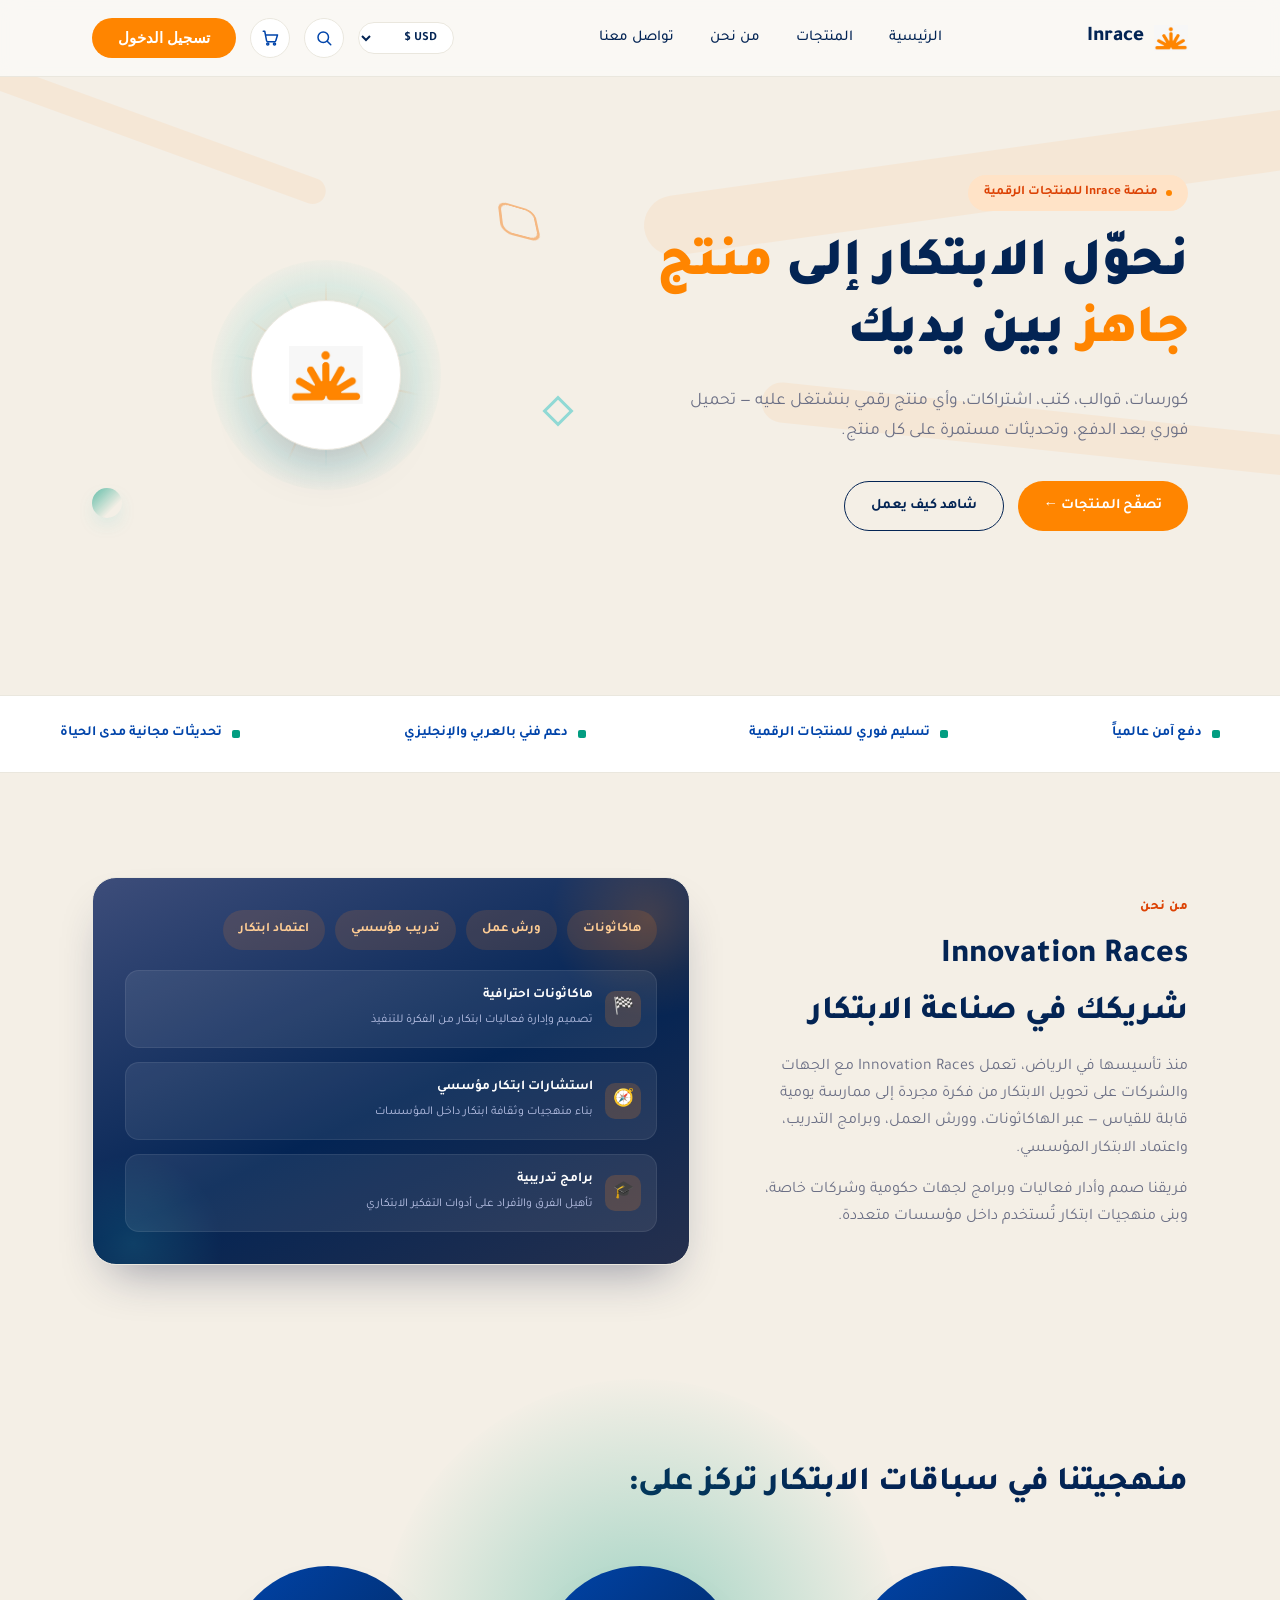
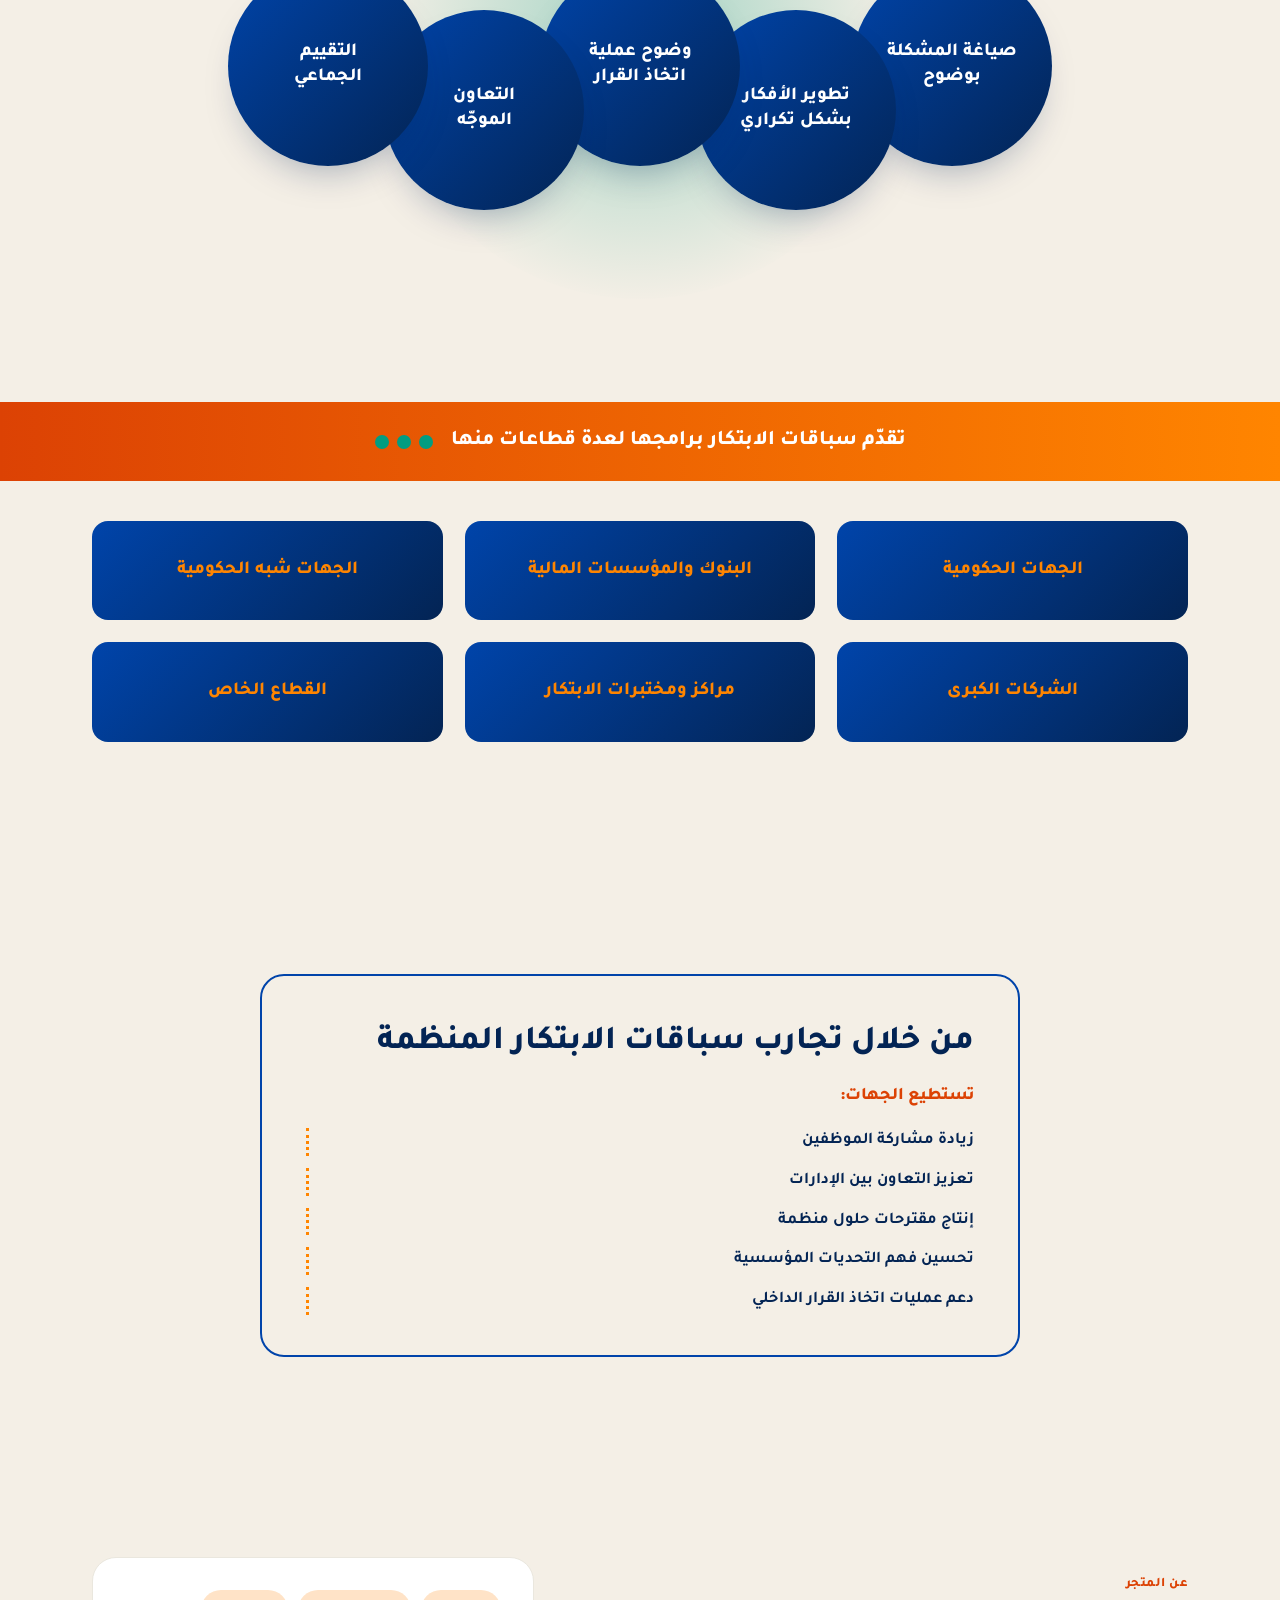
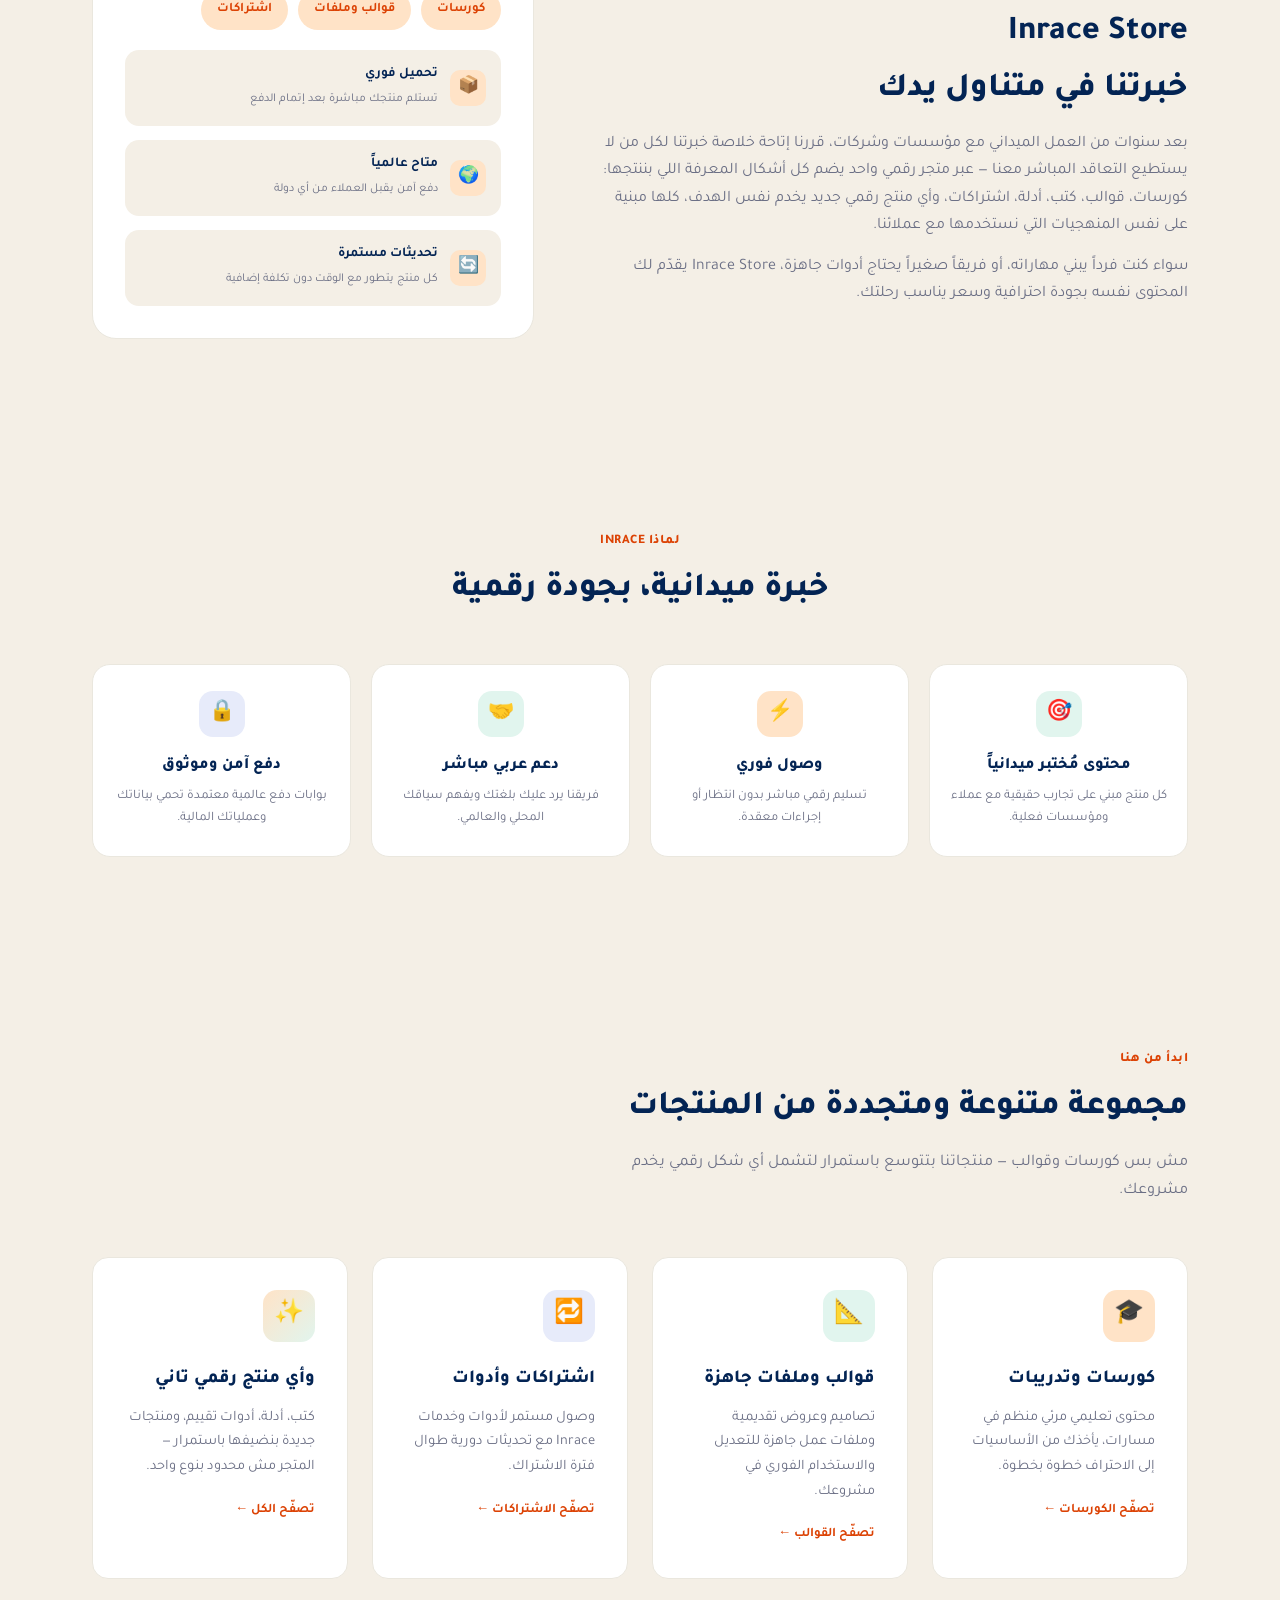
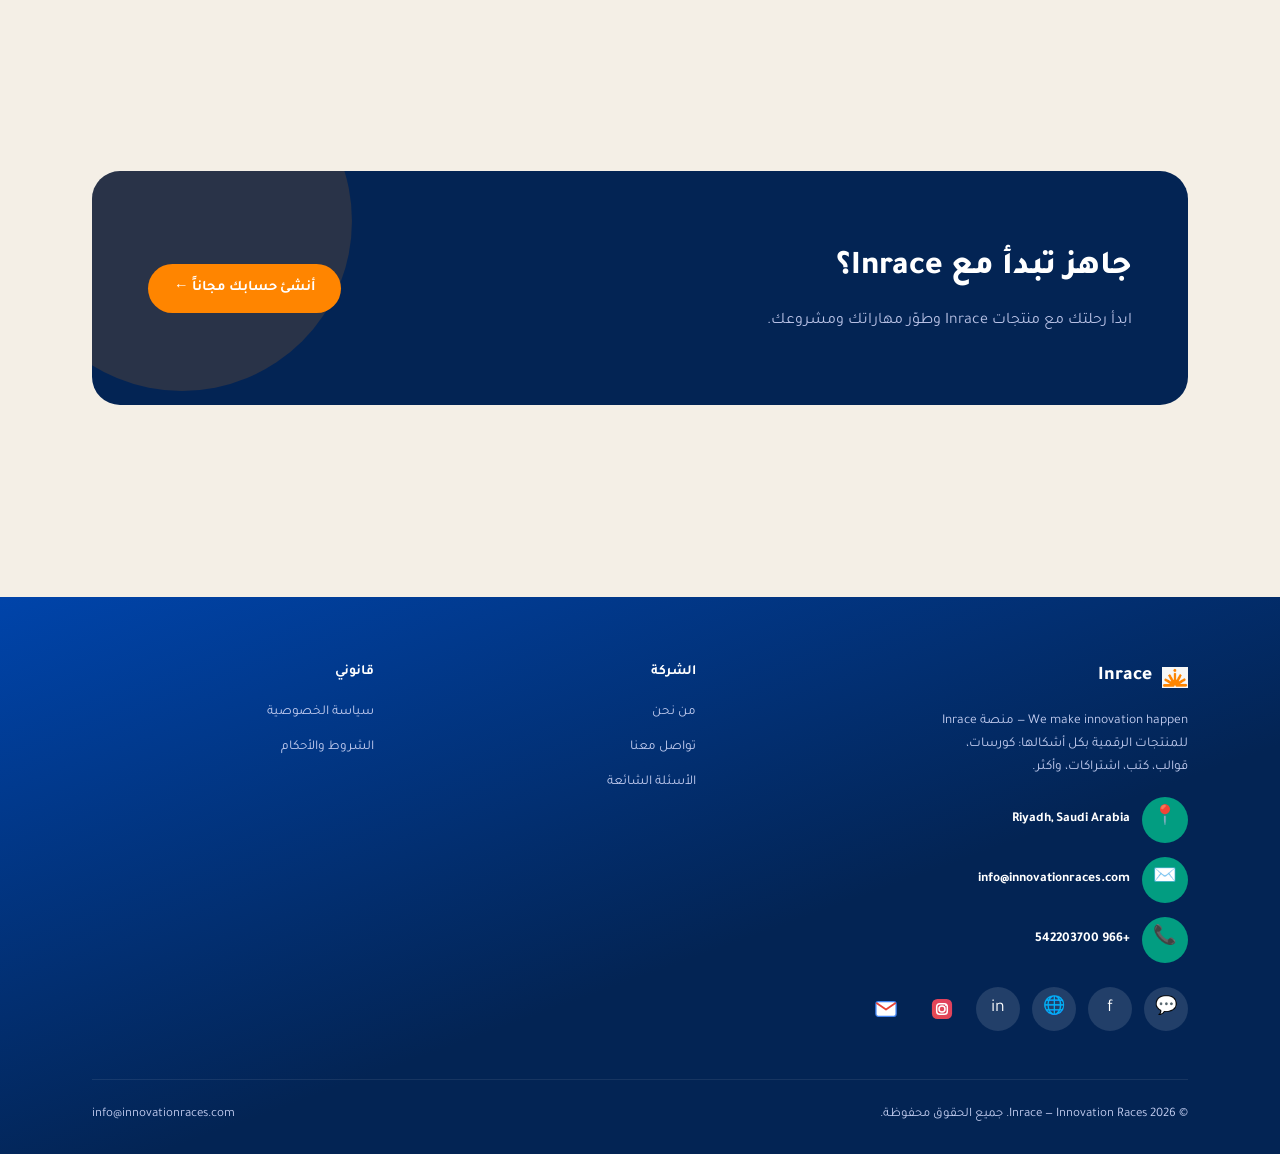
<file: index.html>
<!DOCTYPE html>
<html lang="ar" dir="rtl">
<head>
<meta charset="UTF-8">
<meta name="viewport" content="width=device-width, initial-scale=1.0">
<title>Inrace Store — كورسات وقوالب واشتراكات رقمية من سباقات الابتكار</title>
<meta name="description" content="تسوّقي كورسات وقوالب واشتراكات ومنتجات رقمية جاهزة من Inrace — منصة سباقات الابتكار الرسمية لبيع المنتجات الرقمية بأمان وسهولة.">
<link rel="icon" type="image/png" href="favicon.png">
<link href="https://fonts.googleapis.com/css2?family=Tajawal:wght@300;400;500;700;800;900&display=swap" rel="stylesheet">
<link rel="stylesheet" href="styles.css">
</head>
<body>

<header>
  <div class="wrap">
    <nav>
      <div class="logo">
        <img src="[data-uri]" alt="Inrace" class="logo-mark">
        Inrace
      </div>
      <div class="nav-links" id="nav-links">
        <a href="index.html">الرئيسية</a>
        <a href="inrace-products-page.html">المنتجات</a>
        <a href="#about-company">من نحن</a>
        <a href="#" onclick="openContactModal(event)">تواصل معنا</a>
      </div>
      <button class="mobile-menu-btn" onclick="toggleMobileMenu()" aria-label="القائمة"><span></span><span></span><span></span></button>
      <div class="nav-actions">
        <select id="currency-select" class="currency-select" onchange="onCurrencyChange(this.value)" aria-label="العملة">
          <option value="USD">USD $</option>
          <option value="SAR">SAR ر.س</option>
          <option value="AED">AED د.إ</option>
          <option value="EGP">EGP ج.م</option>
          <option value="KWD">KWD د.ك</option>
          <option value="QAR">QAR ر.ق</option>
          <option value="EUR">EUR €</option>
          <option value="GBP">GBP £</option>
        </select>
        <div class="icon-btn" id="search-btn" onclick="toggleSearch(event)" aria-label="بحث">
          <svg viewBox="0 0 24 24"><circle cx="11" cy="11" r="7"/><line x1="21" y1="21" x2="16.65" y2="16.65"/></svg>
        </div>
        <div class="icon-btn" id="cart-btn" onclick="toggleCart(event)" aria-label="السلة">
          <svg viewBox="0 0 24 24"><path d="M3 3h2l2.4 12.4a2 2 0 0 0 2 1.6h8.4a2 2 0 0 0 2-1.6L22 8H6"/><circle cx="9" cy="20" r="1.4"/><circle cx="18" cy="20" r="1.4"/></svg>
          <span class="cart-badge" id="cart-badge" style="display:none">0</span>
          <div class="cart-panel" id="cart-panel">
            <div class="cart-panel-head">
              <h4>
                <svg viewBox="0 0 24 24"><path d="M3 3h2l2.4 12.4a2 2 0 0 0 2 1.6h8.4a2 2 0 0 0 2-1.6L22 8H6"/><circle cx="9" cy="20" r="1.4"/><circle cx="18" cy="20" r="1.4"/></svg>
                سلة المشتريات
              </h4>
              <button class="cart-clear" onclick="clearCart(event)">إفراغ السلة</button>
            </div>
            <div id="cart-empty" class="cart-empty">
              <svg viewBox="0 0 24 24"><path d="M3 3h2l2.4 12.4a2 2 0 0 0 2 1.6h8.4a2 2 0 0 0 2-1.6L22 8H6"/><circle cx="9" cy="20" r="1.4"/><circle cx="18" cy="20" r="1.4"/></svg>
              السلة فارغة حالياً
            </div>
            <div id="cart-items" class="cart-items"></div>
            <div id="cart-total" class="cart-total" style="display:none">
              <span>الإجمالي</span><span id="cart-total-amount">$0</span>
            </div>
            <button class="cart-checkout" id="cart-checkout" style="display:none">إتمام الشراء ←</button>
          </div>
        </div>
        <button class="btn btn-primary" id="login-btn" onclick="window.location.href='inrace-login.html'">تسجيل الدخول</button>
      </div>
    </nav>
    <div class="search-bar" id="search-bar">
      <div class="wrap">
        <svg class="search-bar-icon" viewBox="0 0 24 24"><circle cx="11" cy="11" r="7"/><line x1="21" y1="21" x2="16.65" y2="16.65"/></svg>
        <input type="text" id="search-input" placeholder="ابحث عن كورس أو قالب أو اشتراك...">
        <button class="search-bar-close" onclick="toggleSearch(event)" aria-label="إغلاق">×</button>
      </div>
    </div>
  </div>
</header>


<section class="hero">
  <div class="ray-field">
    <div class="ray" style="width:900px;height:60px;top:60px;right:-260px;transform:rotate(-8deg)"></div>
    <div class="ray" style="width:700px;height:40px;top:340px;right:-180px;transform:rotate(6deg)"></div>
    <div class="ray" style="width:500px;height:26px;top:20px;left:-160px;transform:rotate(20deg)"></div>
  </div>
  <div class="wrap hero-inner">
    <div>
      <div class="eyebrow"><span class="eyebrow-dot"></span> منصة Inrace للمنتجات الرقمية</div>
      <h1>نحوّل الابتكار إلى <span>منتج جاهز</span> بين يديك</h1>
      <p class="hero-sub">كورسات، قوالب، كتب، اشتراكات، وأي منتج رقمي بنشتغل عليه — تحميل فوري بعد الدفع، وتحديثات مستمرة على كل منتج.</p>
      <div class="hero-cta">
        <a href="inrace-products-page.html" class="btn btn-primary" style="text-decoration:none">تصفّح المنتجات ←</a>
        <a href="inrace-how-it-works.html" class="btn btn-ghost" style="text-decoration:none">شاهد كيف يعمل</a>
      </div>
    </div>
    <div class="hero-visual">
      <div class="float-shape shape-1"></div>
      <div class="float-shape shape-2"></div>
      <div class="float-shape shape-3"></div>
      <div class="sun-core">
        <div class="sun-ray" style="transform:translate(-50%,-50%) rotate(0deg)"></div>
        <div class="sun-ray" style="transform:translate(-50%,-50%) rotate(51deg)"></div>
        <div class="sun-ray" style="transform:translate(-50%,-50%) rotate(102deg)"></div>
        <div class="sun-ray" style="transform:translate(-50%,-50%) rotate(153deg)"></div>
        <div class="sun-ray" style="transform:translate(-50%,-50%) rotate(204deg)"></div>
        <div class="sun-ray" style="transform:translate(-50%,-50%) rotate(255deg)"></div>
        <div class="sun-ray" style="transform:translate(-50%,-50%) rotate(306deg)"></div>
        <div class="sun-center">
          <img src="[data-uri]" alt="Inrace" style="width:74px">
        </div>
      </div>
    </div>
  </div>
</section>

<div class="trust-bar">
  <div class="wrap trust-inner">
    <div class="trust-item"><span class="ti-dot"></span> دفع آمن عالمياً</div>
    <div class="trust-item"><span class="ti-dot"></span> تسليم فوري للمنتجات الرقمية</div>
    <div class="trust-item"><span class="ti-dot"></span> دعم فني بالعربي والإنجليزي</div>
    <div class="trust-item"><span class="ti-dot"></span> تحديثات مجانية مدى الحياة</div>
  </div>
</div>

<section id="about-company">
  <div class="wrap about-grid">
    <div>
      <div class="section-eyebrow">من نحن</div>
      <h2>Innovation Races<br>شريكك في صناعة الابتكار</h2>
      <div class="about-text">
        <p>منذ تأسيسها في الرياض، تعمل Innovation Races مع الجهات والشركات على تحويل الابتكار من فكرة مجردة إلى ممارسة يومية قابلة للقياس — عبر الهاكاثونات، وورش العمل، وبرامج التدريب، واعتماد الابتكار المؤسسي.</p>
        <p>فريقنا صمم وأدار فعاليات وبرامج لجهات حكومية وشركات خاصة، وبنى منهجيات ابتكار تُستخدم داخل مؤسسات متعددة.</p>
      </div>
    </div>
    <div class="about-visual navy">
      <div class="pill-row">
        <span class="pill">هاكاثونات</span>
        <span class="pill">ورش عمل</span>
        <span class="pill">تدريب مؤسسي</span>
        <span class="pill">اعتماد ابتكار</span>
      </div>
      <div class="visual-list">
        <div class="visual-item">
          <div class="visual-icon">🏁</div>
          <div class="visual-item-text"><b>هاكاثونات احترافية</b><span>تصميم وإدارة فعاليات ابتكار من الفكرة للتنفيذ</span></div>
        </div>
        <div class="visual-item">
          <div class="visual-icon">🧭</div>
          <div class="visual-item-text"><b>استشارات ابتكار مؤسسي</b><span>بناء منهجيات وثقافة ابتكار داخل المؤسسات</span></div>
        </div>
        <div class="visual-item">
          <div class="visual-icon">🎓</div>
          <div class="visual-item-text"><b>برامج تدريبية</b><span>تأهيل الفرق والأفراد على أدوات التفكير الابتكاري</span></div>
        </div>
      </div>
    </div>
  </div>
</section>

<section id="methodology">
  <div class="wrap">
    <div class="section-head">
      <h2>منهجيتنا في سباقات الابتكار تركز على:</h2>
    </div>
    <div class="method-circles">
      <div class="method-float"><div class="method-circle mc-1"><span>صياغة المشكلة<br>بوضوح</span></div></div>
      <div class="method-float"><div class="method-circle mc-2"><span>تطوير الأفكار<br>بشكل تكراري</span></div></div>
      <div class="method-float"><div class="method-circle mc-3"><span>وضوح عملية<br>اتخاذ القرار</span></div></div>
      <div class="method-float"><div class="method-circle mc-4"><span>التعاون<br>الموجّه</span></div></div>
      <div class="method-float"><div class="method-circle mc-5"><span>التقييم<br>الجماعي</span></div></div>
    </div>
  </div>
</section>

<section id="sectors">
  <div class="sector-banner">
    <span>تقدّم سباقات الابتكار برامجها لعدة قطاعات منها</span>
    <span class="sector-dots"><i></i><i></i><i></i></span>
  </div>
  <div class="wrap">
    <div class="sector-grid">
      <div class="sector-card">الجهات الحكومية</div>
      <div class="sector-card">البنوك والمؤسسات المالية</div>
      <div class="sector-card">الجهات شبه الحكومية</div>
      <div class="sector-card">الشركات الكبرى</div>
      <div class="sector-card">مراكز ومختبرات الابتكار</div>
      <div class="sector-card">القطاع الخاص</div>
    </div>
  </div>
</section>

<section id="benefits">
  <div class="wrap">
    <div class="benefits-box">
      <h2>من خلال تجارب سباقات الابتكار المنظمة</h2>
      <div class="benefits-sub">تستطيع الجهات:</div>
      <ul class="benefits-list">
        <li>زيادة مشاركة الموظفين</li>
        <li>تعزيز التعاون بين الإدارات</li>
        <li>إنتاج مقترحات حلول منظمة</li>
        <li>تحسين فهم التحديات المؤسسية</li>
        <li>دعم عمليات اتخاذ القرار الداخلي</li>
      </ul>
    </div>
  </div>
</section>

<section id="about-store">
  <div class="wrap about-grid reverse">
    <div class="about-visual">
      <div class="pill-row">
        <span class="pill">كورسات</span>
        <span class="pill">قوالب وملفات</span>
        <span class="pill">اشتراكات</span>
      </div>
      <div class="visual-list">
        <div class="visual-item">
          <div class="visual-icon">📦</div>
          <div class="visual-item-text"><b>تحميل فوري</b><span>تستلم منتجك مباشرة بعد إتمام الدفع</span></div>
        </div>
        <div class="visual-item">
          <div class="visual-icon">🌍</div>
          <div class="visual-item-text"><b>متاح عالمياً</b><span>دفع آمن يقبل العملاء من أي دولة</span></div>
        </div>
        <div class="visual-item">
          <div class="visual-icon">🔄</div>
          <div class="visual-item-text"><b>تحديثات مستمرة</b><span>كل منتج يتطور مع الوقت دون تكلفة إضافية</span></div>
        </div>
      </div>
    </div>
    <div>
      <div class="section-eyebrow">عن المتجر</div>
      <h2>Inrace Store<br>خبرتنا في متناول يدك</h2>
      <div class="about-text">
        <p>بعد سنوات من العمل الميداني مع مؤسسات وشركات، قررنا إتاحة خلاصة خبرتنا لكل من لا يستطيع التعاقد المباشر معنا — عبر متجر رقمي واحد يضم كل أشكال المعرفة اللي بننتجها: كورسات، قوالب، كتب، أدلة، اشتراكات، وأي منتج رقمي جديد يخدم نفس الهدف، كلها مبنية على نفس المنهجيات التي نستخدمها مع عملائنا.</p>
        <p>سواء كنت فرداً يبني مهاراته، أو فريقاً صغيراً يحتاج أدوات جاهزة، Inrace Store يقدّم لك المحتوى نفسه بجودة احترافية وسعر يناسب رحلتك.</p>
      </div>
    </div>
  </div>
</section>

<section>
  <div class="wrap">
    <div class="section-head" style="margin:0 auto 44px;text-align:center;max-width:600px">
      <div class="section-eyebrow">لماذا Inrace</div>
      <h2>خبرة ميدانية، بجودة رقمية</h2>
    </div>
    <div class="values-grid">
      <div class="value-card">
        <div class="value-icon">🎯</div>
        <h3>محتوى مُختبر ميدانياً</h3>
        <p>كل منتج مبني على تجارب حقيقية مع عملاء ومؤسسات فعلية.</p>
      </div>
      <div class="value-card">
        <div class="value-icon">⚡</div>
        <h3>وصول فوري</h3>
        <p>تسليم رقمي مباشر بدون انتظار أو إجراءات معقدة.</p>
      </div>
      <div class="value-card">
        <div class="value-icon">🤝</div>
        <h3>دعم عربي مباشر</h3>
        <p>فريقنا يرد عليك بلغتك ويفهم سياقك المحلي والعالمي.</p>
      </div>
      <div class="value-card">
        <div class="value-icon">🔒</div>
        <h3>دفع آمن وموثوق</h3>
        <p>بوابات دفع عالمية معتمدة تحمي بياناتك وعملياتك المالية.</p>
      </div>
    </div>
  </div>
</section>

<section id="categories">
  <div class="wrap">
    <div class="section-head">
      <div class="section-eyebrow">ابدأ من هنا</div>
      <h2>مجموعة متنوعة ومتجددة من المنتجات</h2>
      <p class="section-sub">مش بس كورسات وقوالب — منتجاتنا بتتوسع باستمرار لتشمل أي شكل رقمي يخدم مشروعك.</p>
    </div>
    <div class="cat-grid">
      <div class="cat-card cat-1">
        <div class="cat-icon">🎓</div>
        <h3>كورسات وتدريبات</h3>
        <p>محتوى تعليمي مرئي منظم في مسارات، يأخذك من الأساسيات إلى الاحتراف خطوة بخطوة.</p>
        <a href="inrace-products-page.html?cat=courses" class="cat-count" style="text-decoration:none">تصفّح الكورسات ←</a>
      </div>
      <div class="cat-card cat-2">
        <div class="cat-icon">📐</div>
        <h3>قوالب وملفات جاهزة</h3>
        <p>تصاميم وعروض تقديمية وملفات عمل جاهزة للتعديل والاستخدام الفوري في مشروعك.</p>
        <a href="inrace-products-page.html?cat=templates" class="cat-count" style="text-decoration:none">تصفّح القوالب ←</a>
      </div>
      <div class="cat-card cat-3">
        <div class="cat-icon">🔁</div>
        <h3>اشتراكات وأدوات</h3>
        <p>وصول مستمر لأدوات وخدمات Inrace مع تحديثات دورية طوال فترة الاشتراك.</p>
        <a href="inrace-products-page.html?cat=subscriptions" class="cat-count" style="text-decoration:none">تصفّح الاشتراكات ←</a>
      </div>
      <div class="cat-card cat-4">
        <div class="cat-icon">✨</div>
        <h3>وأي منتج رقمي تاني</h3>
        <p>كتب، أدلة، أدوات تقييم، ومنتجات جديدة بنضيفها باستمرار — المتجر مش محدود بنوع واحد.</p>
        <a href="inrace-products-page.html" class="cat-count" style="text-decoration:none">تصفّح الكل ←</a>
      </div>
    </div>
  </div>
</section>

<section id="signup-cta">
  <div class="cta-section">
    <div class="cta-text">
      <h2>جاهز تبدأ مع Inrace؟</h2>
      <p>ابدأ رحلتك مع منتجات Inrace وطوّر مهاراتك ومشروعك.</p>
    </div>
    <a href="inrace-login.html" class="btn btn-primary" style="text-decoration:none">أنشئ حسابك مجاناً ←</a>
  </div>
</section>

<footer>
  <div class="wrap">
    <div class="footer-grid">
      <div>
        <div class="footer-logo">
          <img src="[data-uri]" alt="Inrace" style="width:26px">
          Inrace
        </div>
        <p class="footer-desc">We make innovation happen — منصة Inrace للمنتجات الرقمية بكل أشكالها: كورسات، قوالب، كتب، اشتراكات، وأكثر.</p>
        <div class="footer-contact-block">
          <div class="footer-contact-item"><span class="contact-icon-circle">📍</span> <b>Riyadh, Saudi Arabia</b></div>
          <div class="footer-contact-item"><span class="contact-icon-circle">✉️</span> <b>info@innovationraces.com</b></div>
          <div class="footer-contact-item"><span class="contact-icon-circle">📞</span> <b>+966 542203700</b></div>
          <div class="footer-social-row">
            <a href="#" id="footer-whatsapp-link" target="_blank" rel="noopener" title="واتساب">💬</a>
            <a href="#" id="footer-facebook-link" target="_blank" rel="noopener" title="فيسبوك">f</a>
            <a href="#" id="footer-website-link" target="_blank" rel="noopener" title="الموقع">🌐</a>
            <a href="#" id="footer-linkedin-link" target="_blank" rel="noopener" title="لينكدإن">in</a>
            <a href="#" id="footer-instagram-link" class="social-brand-icon" target="_blank" rel="noopener" title="انستجرام"><svg width="22" height="22" viewBox="0 0 24 24"><defs><linearGradient id="igGrad" x1="0" y1="24" x2="24" y2="0"><stop offset="0" stop-color="#feda75"/><stop offset=".3" stop-color="#fa7e1e"/><stop offset=".6" stop-color="#d62976"/><stop offset=".85" stop-color="#962fbf"/><stop offset="1" stop-color="#4f5bd5"/></linearGradient></defs><rect x="1" y="1" width="22" height="22" rx="6" fill="url(#igGrad)"/><rect x="6.2" y="6.2" width="11.6" height="11.6" rx="3.4" fill="none" stroke="#fff" stroke-width="1.6"/><circle cx="12" cy="12" r="3.3" fill="none" stroke="#fff" stroke-width="1.6"/><circle cx="16.3" cy="7.7" r="1" fill="#fff"/></svg></a>
            <a href="#" id="footer-email-link" class="social-brand-icon" target="_blank" rel="noopener" title="إيميل"><svg width="22" height="22" viewBox="0 0 24 24"><rect x="1" y="4" width="22" height="16" rx="2.5" fill="#fff"/><rect x="1" y="4" width="22" height="16" rx="2.5" fill="none" stroke="#4285F4" stroke-width="1.4"/><path d="M2 5.8l10 6.8 10-6.8" fill="none" stroke="#EA4335" stroke-width="2" stroke-linecap="round" stroke-linejoin="round"/></svg></a>
          </div>
        </div>
      </div>
      <div class="footer-col">
        <h4>الشركة</h4>
        <a href="#">من نحن</a>
        <a href="#" onclick="openContactModal(event)">تواصل معنا</a>
        <a href="#" onclick="openFaqModal(event)">الأسئلة الشائعة</a>
      </div>
      <div class="footer-col">
        <h4>قانوني</h4>
        <a href="inrace-privacy.html">سياسة الخصوصية</a>
        <a href="inrace-terms.html">الشروط والأحكام</a>
      </div>
    </div>
    <div class="footer-bottom">
      <span>© 2026 Inrace — Innovation Races. جميع الحقوق محفوظة.</span>
      <span>info@innovationraces.com</span>
    </div>
  </div>
</footer>

<div class="modal-overlay" id="contact-modal">
  <div class="modal-box" style="max-width:420px">
    <button class="modal-close" onclick="closeContactModal()" aria-label="إغلاق">×</button>
    <div class="modal-info" style="padding:36px">
      <div class="section-eyebrow">تواصل معنا</div>
      <h2 style="margin-bottom:22px">اختر الطريقة اللي تناسبك</h2>
      <div style="display:flex;flex-direction:column;gap:14px">
        <a id="contact-email-link" href="#" target="_blank" rel="noopener" class="btn btn-primary" style="text-decoration:none;justify-content:center">📧 راسلنا بالإيميل</a>
        <div style="display:flex;align-items:center;gap:8px;background:var(--bg);border-radius:12px;padding:10px 14px">
          <span id="contact-email-text" style="font-size:13px;color:var(--text-muted);direction:ltr;flex:1;text-align:left"></span>
          <button onclick="copyContactEmail()" style="background:none;border:none;color:var(--orange-deep);font-size:12.5px;font-weight:700;cursor:pointer;white-space:nowrap">نسخ</button>
        </div>
        <a id="contact-whatsapp-link" href="#" target="_blank" rel="noopener" class="btn btn-ghost" style="text-decoration:none;justify-content:center">💬 تواصل عبر واتساب</a>
      </div>
    </div>
  </div>
</div>

<div class="modal-overlay" id="faq-modal">
  <div class="modal-box" style="max-width:460px">
    <button class="modal-close" onclick="closeFaqModal()" aria-label="إغلاق">×</button>
    <div class="modal-info" style="padding:36px">
      <div class="section-eyebrow">الأسئلة الشائعة</div>
      <h2 style="margin-bottom:18px">اسألي أي حاجة</h2>
      <div class="faq-list" id="faq-answered-list"></div>
      <div class="faq-ask-box">
        <textarea id="faq-question-input" placeholder="اكتب سؤالك هنا..."></textarea>
        <button class="btn btn-primary" style="width:100%;justify-content:center" onclick="submitFaqQuestion()">إرسال السؤال ←</button>
        <p id="faq-submit-status" style="margin-top:12px;font-size:13px;color:var(--teal);display:none">تم إرسال سؤالك ✓ هيتم الرد عليه قريبًا.</p>
      </div>
    </div>
  </div>
</div>

<button class="chat-launcher" id="chat-launcher" onclick="toggleChatBox()" aria-label="تواصل معنا">
  💬
  <span class="chat-unread-dot"></span>
</button>

<div class="chat-box" id="chat-box">
  <div class="chat-box-header">
    <b>تواصل مع فريق Inrace</b>
    <button class="chat-box-close" onclick="closeChatBox()" aria-label="إغلاق">×</button>
  </div>
  <div class="chat-messages" id="chat-messages"></div>
  <div class="chat-input-row">
    <input id="chat-input" type="text" placeholder="اكتب رسالتك...">
    <button onclick="sendCustomerChatMessage()" aria-label="إرسال">←</button>
  </div>
</div>

<script src="contact-data.js"></script>
<script src="script.js"></script>
</body>
</html>
</file>
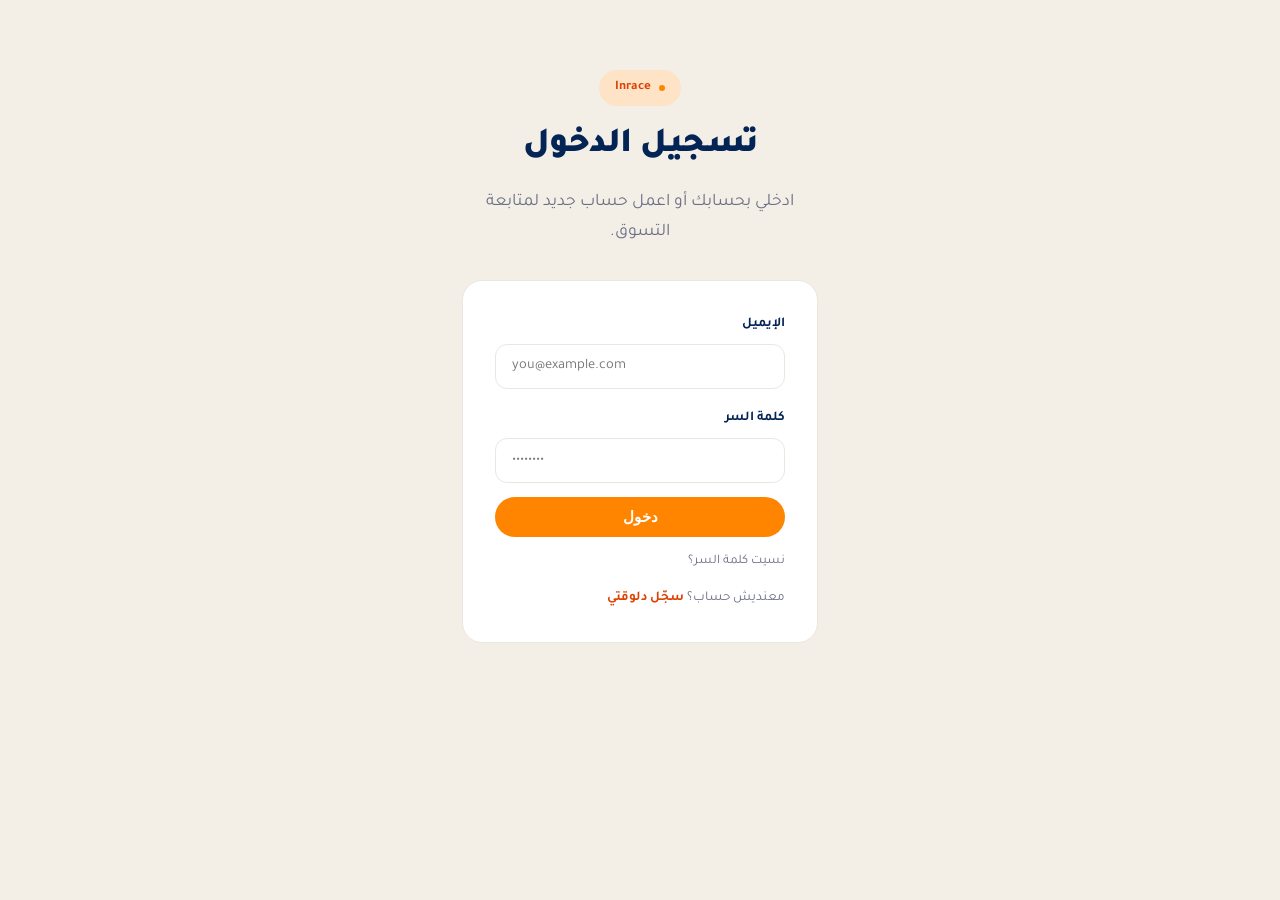
<file: inrace-account.html>
<!DOCTYPE html>
<html lang="ar" dir="rtl">
<head>
<meta charset="UTF-8">
<meta name="viewport" content="width=device-width, initial-scale=1.0">
<title>حسابي — Inrace Store</title>
<meta name="description" content="بيانات حسابك في Inrace Store — عدّل بياناتك أو غيّري كلمة السر.">
<link rel="icon" type="image/png" href="favicon.png">
<link href="https://fonts.googleapis.com/css2?family=Tajawal:wght@300;400;500;700;800;900&display=swap" rel="stylesheet">
<link rel="stylesheet" href="styles.css">
<style>
  .account-wrap{max-width:520px;margin:0 auto;padding:56px 20px 90px}
  .account-card{background:var(--surface);border:1px solid var(--border);border-radius:20px;padding:32px}
  .account-field{margin-bottom:16px}
  .account-field label{display:block;font-size:13px;font-weight:700;color:var(--navy);margin-bottom:6px}
  .account-field input{
    width:100%;padding:12px 14px;border-radius:10px;border:1.5px solid var(--border);
    font-family:'Tajawal',sans-serif;font-size:14px;outline:none;
  }
  .account-field input:focus{border-color:var(--orange)}
  .account-field input:disabled{background:var(--bg);color:var(--text-muted);cursor:not-allowed}
  .account-grid-2{display:grid;grid-template-columns:1fr 1fr;gap:14px}
  .account-divider{border-top:1px solid var(--border);margin:26px 0;padding-top:22px}
  .account-hint{font-size:12px;color:var(--text-muted);margin-top:-8px;margin-bottom:16px}
  .account-status{margin-top:14px;font-size:13.5px;display:none}
  .account-status.success{color:var(--teal)}
  .account-status.error{color:#d94848}
  @media(max-width:520px){
    .account-grid-2{grid-template-columns:1fr}
    .account-wrap{padding:40px 16px 70px}
    .account-card{padding:22px}
  }
</style>
</head>
<body>

<script src="script.js"></script>
<script>
  const session = getSession();
  if(!session || session.role !== 'customer'){
    window.location.href = 'inrace-login.html';
  }
</script>

<section class="hero" style="padding:56px 0 0;text-align:center">
  <div class="wrap">
    <div class="eyebrow" style="margin:0 auto 14px"><span class="eyebrow-dot"></span> Inrace</div>
    <h1 style="font-size:clamp(1.6rem,3vw,2rem)">حسابي</h1>
    <p class="hero-sub" style="margin:0 auto 8px">عدّل بياناتك أو غيّري كلمة السر من هنا.</p>
  </div>
</section>

<div class="account-wrap">
  <div class="account-card">
    <div class="account-field">
      <label>الإيميل</label>
      <input id="acc-email" type="email" disabled>
    </div>

    <div class="account-grid-2">
      <div class="account-field">
        <label>الاسم الكامل</label>
        <input id="acc-fullname" type="text">
      </div>
      <div class="account-field">
        <label>رقم التليفون</label>
        <input id="acc-phone" type="text" style="direction:ltr;text-align:left">
      </div>
    </div>

    <div class="account-field">
      <label>رقم الواتساب</label>
      <input id="acc-whatsapp" type="text" style="direction:ltr;text-align:left">
    </div>

    <div class="account-grid-2">
      <div class="account-field">
        <label>المدينة</label>
        <input id="acc-city" type="text">
      </div>
      <div class="account-field">
        <label>الدولة</label>
        <input id="acc-country" type="text">
      </div>
    </div>

    <button class="btn btn-primary" style="width:100%;justify-content:center" onclick="saveAccountInfo()">حفظ التغييرات</button>
    <p id="acc-info-status" class="account-status"></p>

    <div class="account-divider">
      <div class="account-field">
        <label>كلمة سر جديدة (اسيبها فاضية لو مش عايز تغيّريها)</label>
        <input id="acc-new-password" type="password" placeholder="••••••••">
      </div>
      <p class="account-hint">8 حروف على الأقل، وتحتوي على حرف ورقم.</p>
      <div class="account-field">
        <label>تأكيد كلمة السر الجديدة</label>
        <input id="acc-confirm-password" type="password" placeholder="••••••••">
      </div>
      <button class="btn btn-ghost" style="width:100%;justify-content:center" onclick="changeAccountPassword()">تغيير كلمة السر</button>
      <p id="acc-password-status" class="account-status"></p>
    </div>

    <div class="account-divider" style="text-align:center">
      <button class="btn btn-ghost" onclick="logoutSession()">تسجيل الخروج ←</button>
    </div>
  </div>
</div>

<script>
  async function loadAccount(){
    document.getElementById('acc-email').value = session.email;
    try{
      const res = await fetch(`${WORKER_API}/account?email=${encodeURIComponent(session.email)}`);
      const data = await res.json();
      if(!res.ok) return;
      const acc = data.account || {};
      document.getElementById('acc-fullname').value = acc.fullName || '';
      document.getElementById('acc-phone').value = acc.phone || '';
      document.getElementById('acc-whatsapp').value = acc.whatsapp || '';
      document.getElementById('acc-city').value = acc.city || '';
      document.getElementById('acc-country').value = acc.country || '';
    }catch(e){
      console.error('تعذّر تحميل بيانات الحساب', e);
    }
  }

  function showStatus(elId, msg, isError){
    const el = document.getElementById(elId);
    el.textContent = msg;
    el.className = 'account-status ' + (isError ? 'error' : 'success');
    el.style.display = 'block';
    setTimeout(() => { el.style.display = 'none'; }, 4000);
  }

  async function saveAccountInfo(){
    const body = {
      email: session.email,
      fullName: document.getElementById('acc-fullname').value.trim(),
      phone: document.getElementById('acc-phone').value.trim(),
      whatsapp: document.getElementById('acc-whatsapp').value.trim(),
      city: document.getElementById('acc-city').value.trim(),
      country: document.getElementById('acc-country').value.trim(),
    };
    try{
      const res = await fetch(`${WORKER_API}/account/update`, {
        method: 'POST',
        headers: {'Content-Type': 'application/json'},
        body: JSON.stringify(body)
      });
      const data = await res.json();
      if(!res.ok){
        showStatus('acc-info-status', data.error || 'حصل خطأ في الحفظ.', true);
        return;
      }
      showStatus('acc-info-status', 'تم الحفظ ✓', false);
    }catch(e){
      showStatus('acc-info-status', 'حصل خطأ في الاتصال بالسيرفر.', true);
    }
  }

  async function changeAccountPassword(){
    const newPassword = document.getElementById('acc-new-password').value;
    const confirmPassword = document.getElementById('acc-confirm-password').value;
    if(!newPassword){
      showStatus('acc-password-status', 'اكتب كلمة السر الجديدة الأول.', true);
      return;
    }
    if(newPassword !== confirmPassword){
      showStatus('acc-password-status', 'كلمة السر وتأكيدها مش متطابقين.', true);
      return;
    }
    try{
      const res = await fetch(`${WORKER_API}/account/update`, {
        method: 'POST',
        headers: {'Content-Type': 'application/json'},
        body: JSON.stringify({
          email: session.email,
          fullName: document.getElementById('acc-fullname').value.trim(),
          phone: document.getElementById('acc-phone').value.trim(),
          whatsapp: document.getElementById('acc-whatsapp').value.trim(),
          city: document.getElementById('acc-city').value.trim(),
          country: document.getElementById('acc-country').value.trim(),
          newPassword
        })
      });
      const data = await res.json();
      if(!res.ok){
        showStatus('acc-password-status', data.error || 'حصل خطأ في تغيير كلمة السر.', true);
        return;
      }
      document.getElementById('acc-new-password').value = '';
      document.getElementById('acc-confirm-password').value = '';
      showStatus('acc-password-status', 'اتغيّرت كلمة السر ✓', false);
    }catch(e){
      showStatus('acc-password-status', 'حصل خطأ في الاتصال بالسيرفر.', true);
    }
  }

  loadAccount();
</script>
</body>
</html>
</file>
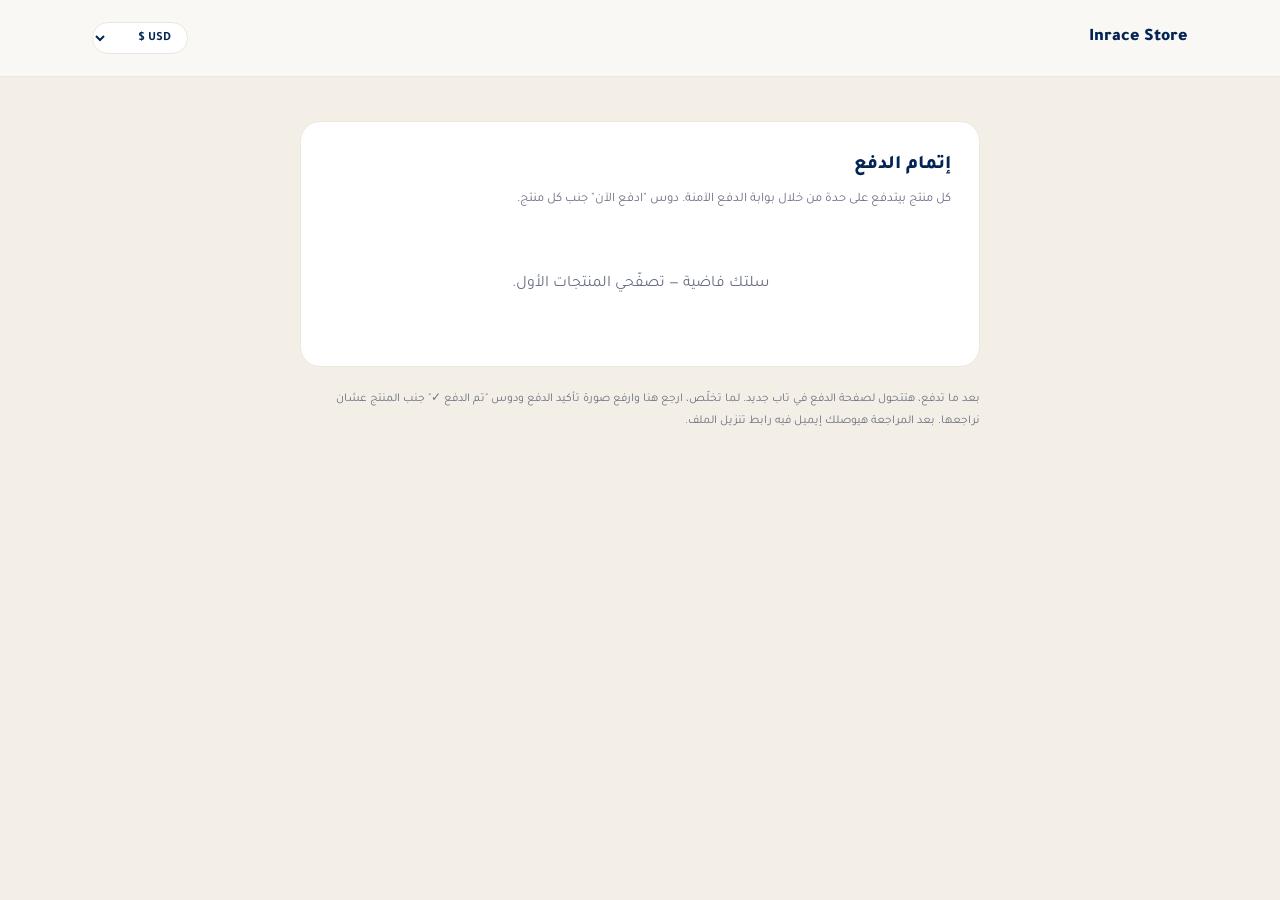
<file: inrace-checkout.html>
<!DOCTYPE html>
<html lang="ar" dir="rtl">
<head>
<meta charset="UTF-8">
<meta name="viewport" content="width=device-width, initial-scale=1.0">
<title>إتمام الدفع — Inrace Store</title>
<meta name="description" content="أكمل عملية شراء منتجاتك الرقمية من Inrace بأمان عبر بوابة الدفع الموثوقة.">
<link rel="icon" type="image/png" href="favicon.png">
<link href="https://fonts.googleapis.com/css2?family=Tajawal:wght@300;400;500;700;800;900&display=swap" rel="stylesheet">
<link rel="stylesheet" href="styles.css">
<style>
  .checkout-header{padding:22px 0;border-bottom:1px solid var(--border)}
  .checkout-header .wrap{display:flex;align-items:center;gap:10px}
  .checkout-header b{font-size:1.1rem;color:var(--navy);font-weight:900}
  .checkout-wrap{max-width:720px;margin:0 auto;padding:44px 20px 80px}
  .checkout-card{background:var(--surface);border:1px solid var(--border);border-radius:20px;padding:28px;margin-bottom:22px}
  .checkout-card h2{font-size:1.2rem;margin-bottom:6px}
  .checkout-card .sub{font-size:13px;color:var(--text-muted);margin-bottom:20px}
  .co-item{
    display:flex;justify-content:space-between;align-items:center;gap:14px;
    padding:16px 0;border-bottom:1px solid var(--border);
  }
  .co-item:last-child{border-bottom:none}
  .co-item-info{flex:1;min-width:0}
  .co-item-name{color:var(--navy);font-weight:700;font-size:14.5px}
  .co-item-price{color:var(--text-muted);font-size:13px;margin-top:2px}
  .co-item-actions{display:flex;align-items:center;gap:8px;flex-shrink:0}
  .co-pay-link{
    background:var(--orange);color:#fff;padding:9px 18px;border-radius:100px;font-size:13px;font-weight:700;
    text-decoration:none;white-space:nowrap;
  }
  .co-pay-link:hover{background:var(--orange-deep)}
  .co-pay-disabled{
    background:var(--bg);color:var(--text-muted);padding:9px 18px;border-radius:100px;font-size:12.5px;
    white-space:nowrap;border:1px dashed var(--border);
  }
  .co-paid-btn{
    background:none;border:1.5px solid var(--teal);color:var(--teal);padding:8px 14px;border-radius:100px;
    font-size:12.5px;font-weight:700;cursor:pointer;font-family:'Tajawal',sans-serif;white-space:nowrap;
  }
  .co-paid-btn:hover{background:var(--teal-soft)}
  .co-total{display:flex;justify-content:space-between;align-items:center;padding-top:16px;margin-top:6px;border-top:2px solid var(--border);font-weight:900;color:var(--navy);font-size:1.1rem}
  .co-total span:last-child{color:var(--orange-deep)}
  .co-empty{text-align:center;padding:40px 10px;color:var(--text-muted)}
  .co-note{font-size:12px;color:var(--text-muted);line-height:1.8}
</style>
</head>
<body>

<header class="checkout-header">
  <div class="wrap" style="justify-content:space-between">
    <a href="index.html" style="display:flex;align-items:center;gap:10px;text-decoration:none">
      <b>Inrace Store</b>
    </a>
    <select id="currency-select" class="currency-select" onchange="onCurrencyChange(this.value)" aria-label="العملة">
      <option value="USD">USD $</option>
      <option value="SAR">SAR ر.س</option>
      <option value="AED">AED د.إ</option>
      <option value="EGP">EGP ج.م</option>
      <option value="KWD">KWD د.ك</option>
      <option value="QAR">QAR ر.ق</option>
      <option value="EUR">EUR €</option>
      <option value="GBP">GBP £</option>
    </select>
  </div>
</header>

<div class="checkout-wrap">
  <div class="checkout-card">
    <h2>إتمام الدفع</h2>
    <p class="sub">كل منتج بيتدفع على حدة من خلال بوابة الدفع الآمنة. دوس "ادفع الآن" جنب كل منتج.</p>
    <div id="co-items"></div>
    <div class="co-total" id="co-total-row" style="display:none">
      <span>الإجمالي</span><span id="co-total-amount">$0</span>
    </div>
    <div class="co-empty" id="co-empty" style="display:none">
      سلتك فاضية — <a href="inrace-products-page.html">تصفّحي المنتجات</a> الأول.
    </div>
  </div>

  <div class="checkout-card" id="co-downloads-card" style="display:none">
    <h2>وصلنا طلبك ⏳</h2>
    <p class="sub">بنراجع صورة تأكيد الدفع دلوقتي. لما نتأكد، هيوصلك رابط تنزيل الملف على إيميلك.</p>
    <div id="co-downloads-list"></div>
  </div>

  <p class="co-note">
    بعد ما تدفع، هتتحول لصفحة الدفع في تاب جديد. لما تخلّص، ارجع هنا وارفع صورة تأكيد الدفع ودوس "تم الدفع ✓"
    جنب المنتج عشان نراجعها. بعد المراجعة هيوصلك إيميل فيه رابط تنزيل الملف.
  </p>
</div>

<script src="script.js"></script>
<script>
  const completedDownloads = [];

  function renderDownloadsList(){
    const card = document.getElementById('co-downloads-card');
    const listEl = document.getElementById('co-downloads-list');
    if(!completedDownloads.length){
      card.style.display = 'none';
      return;
    }
    card.style.display = 'block';
    listEl.innerHTML = completedDownloads.map(d => `
      <div class="co-item">
        <div class="co-item-info">
          <div class="co-item-name">${d.name}</div>
          <div style="font-size:12.5px;color:var(--text-muted);margin-top:4px">هنبعتلك إيميل بمجرد ما نراجع الطلب</div>
        </div>
      </div>
    `).join('');
  }

  const paymentProofs = {};

  function handleProofUpload(index, input){
    const file = input.files[0];
    if(!file) return;
    const reader = new FileReader();
    reader.onload = function(e){
      paymentProofs[index] = {base64: e.target.result, filename: file.name};
      const btn = document.getElementById(`co-paid-btn-${index}`);
      if(btn) btn.disabled = false;
      const status = document.getElementById(`co-proof-status-${index}`);
      if(status) status.textContent = '✓ الصورة اتضافت';
    };
    reader.readAsDataURL(file);
  }

  function renderCheckoutSummary(){
    const cartData = loadCart();
    const itemsEl = document.getElementById('co-items');
    const totalRow = document.getElementById('co-total-row');
    const emptyEl = document.getElementById('co-empty');

    if(!cartData.length){
      itemsEl.innerHTML = '';
      totalRow.style.display = 'none';
      emptyEl.style.display = 'block';
      return;
    }
    emptyEl.style.display = 'none';
    itemsEl.innerHTML = cartData.map((item, i) => {
      const qty = item.quantity || 1;
      const lineTotal = Number(item.price) * qty;
      const payHTML = item.paymentLink
        ? `<a href="${item.paymentLink}" target="_blank" rel="noopener" class="co-pay-link" onclick="markAwaitingPayment(${i})">ادفع الآن ←</a>`
        : `<span class="co-pay-disabled">مفيش رابط دفع لسه</span>`;
      const qtyNote = qty > 1
        ? `<div style="font-size:11px;color:var(--orange-deep);margin-top:4px">⚠ رابط الدفع لوحدة واحدة بس — العميل هيحتاج يدوس "ادفع الآن" ${qty} مرات</div>`
        : '';
      const hasProof = !!paymentProofs[i];
      return `
        <div class="co-item" style="flex-direction:column;align-items:stretch;gap:10px">
          <div style="display:flex;justify-content:space-between;align-items:center;gap:14px">
            <div class="co-item-info">
              <div class="co-item-name">${item.name}${qty > 1 ? ` <span style="color:var(--text-muted);font-weight:400">× ${qty}</span>` : ''}</div>
              <div class="co-item-price">${qty > 1 ? `${formatPrice(item.price)} × ${qty} = ${formatPrice(lineTotal)}` : formatPrice(item.price)}</div>
              ${qtyNote}
            </div>
            <div class="co-item-actions">
              ${payHTML}
            </div>
          </div>
          <div style="background:var(--bg);border-radius:12px;padding:12px 14px">
            <p style="font-size:12px;color:var(--orange-deep);margin-bottom:8px">⚠ بعد الدفع، لازم يتعمل سكرين شوت لتأكيد العملية ويترفع هنا — من غيره زرار "تم الدفع" مش هيشتغل.</p>
            <input type="file" accept="image/*" onchange="handleProofUpload(${i}, this)" style="font-size:12.5px;font-family:'Tajawal',sans-serif">
            <span id="co-proof-status-${i}" style="font-size:12px;color:var(--teal);margin-inline-start:8px">${hasProof ? '✓ الصورة اتضافت' : ''}</span>
          </div>
          <button class="co-paid-btn" id="co-paid-btn-${i}" ${hasProof ? '' : 'disabled'} onclick="markItemPaid(${i})">تم الدفع ✓</button>
        </div>
      `;
    }).join('');
    const total = cartData.reduce((sum, item) => sum + Number(item.price) * (item.quantity || 1), 0);
    totalRow.style.display = 'flex';
    document.getElementById('co-total-amount').textContent = formatPrice(total);
  }

  function markAwaitingPayment(index){
    // بس بتفتح رابط الدفع في تاب جديد — السلة تفضل زي ما هي لحد ما العميل يأكد إنه دفع
  }

  async function markItemPaid(index){
    if(!paymentProofs[index]){
      alert('لازم يترفع صورة تأكيد الدفع الأول.');
      return;
    }
    const cartData = loadCart();
    if(!cartData[index]) return;
    const item = cartData[index];
    const proof = paymentProofs[index];
    const success = await recordOrder(item, proof);
    delete paymentProofs[index];
    if(success){
      completedDownloads.push({ name: item.name });
      renderDownloadsList();
    }
    cartData.splice(index, 1);
    cart = cartData;
    saveCart();
    renderCheckoutSummary();
    renderCart();
  }

  renderCheckoutSummary();
</script>
</body>
</html>
</file>
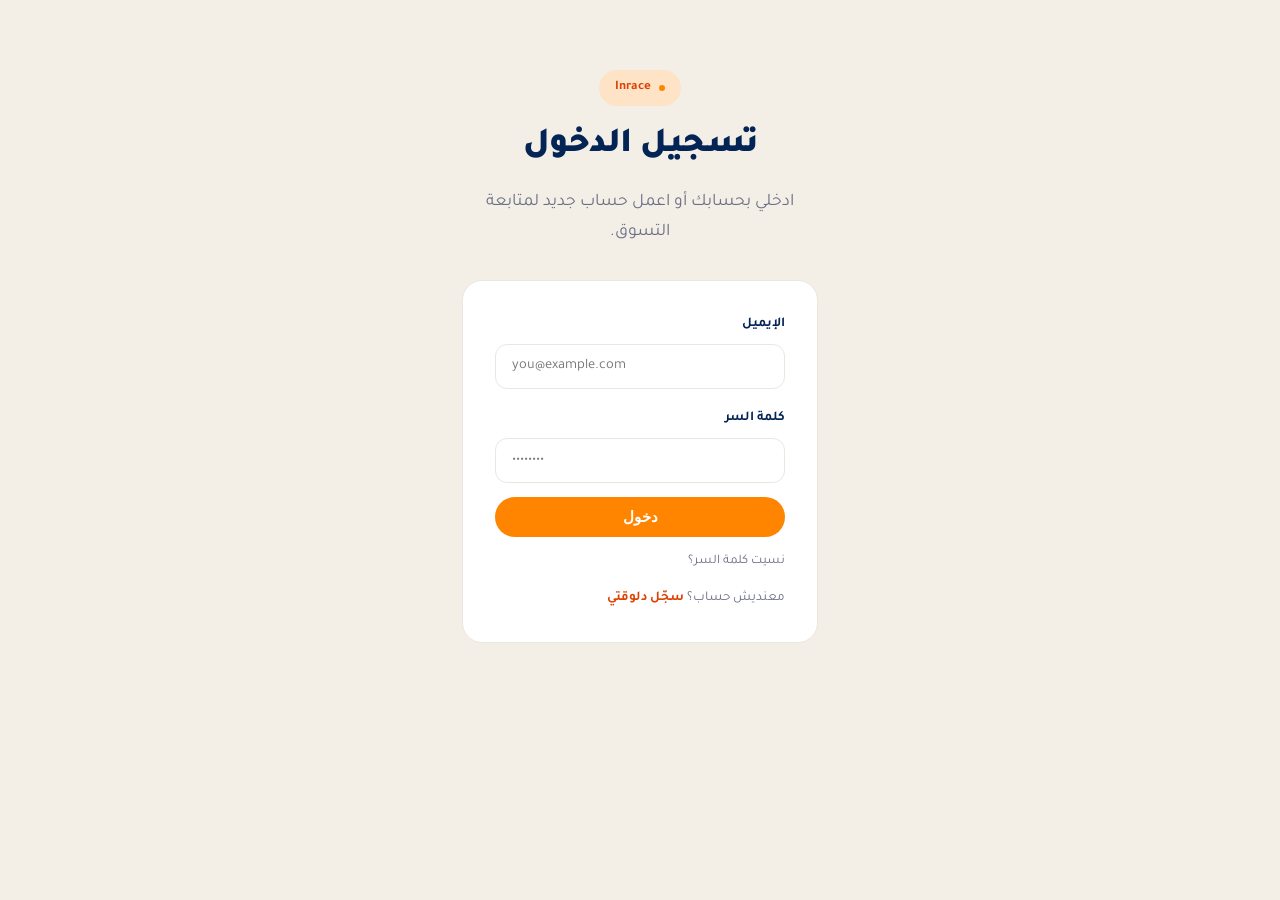
<file: inrace-employee-dashboard.html>
<!DOCTYPE html>
<html lang="ar" dir="rtl">
<head>
<meta charset="UTF-8">
<meta name="viewport" content="width=device-width, initial-scale=1.0">
<title>لوحة تحكم الموظفين — Inrace Store</title>
<meta name="description" content="لوحة تحكم داخلية لفريق Inrace لإدارة المنتجات والمحتوى والطلبات.">
<link rel="icon" type="image/png" href="favicon.png">
<meta name="robots" content="noindex, nofollow">
<link href="https://fonts.googleapis.com/css2?family=Tajawal:wght@300;400;500;700;800;900&display=swap" rel="stylesheet">
<link rel="stylesheet" href="styles.css">
<style>
  body{background:var(--bg)}
  .dash-wrap{max-width:1080px;margin:0 auto;padding:36px 20px 80px}

  .dash-banner{
    position:relative;overflow:hidden;border-radius:26px;
    background:linear-gradient(135deg,#3d4d7a 0%,var(--navy) 55%,#26304d 100%);
    padding:34px 36px;margin-bottom:28px;
    display:flex;justify-content:space-between;align-items:center;flex-wrap:wrap;gap:16px;
    animation:dashFadeIn .5s ease;
  }
  .dash-banner::before{
    content:'';position:absolute;top:-70px;left:-40px;width:220px;height:220px;
    background:radial-gradient(circle,rgba(245,130,31,.28) 0%,transparent 70%);
  }
  .dash-banner::after{
    content:'';position:absolute;bottom:-80px;right:-30px;width:200px;height:200px;
    background:radial-gradient(circle,rgba(62,198,198,.22) 0%,transparent 70%);
  }
  .dash-banner-text{position:relative;z-index:1}
  .dash-banner-eyebrow{color:#ffcd94;font-size:12.5px;font-weight:800;letter-spacing:.5px;margin-bottom:8px;display:flex;align-items:center;gap:8px}
  .dash-banner-eyebrow .dot{width:7px;height:7px;border-radius:50%;background:var(--teal);display:inline-block;animation:dashPulse 1.8s infinite}
  .dash-banner h1{color:#fff;font-size:1.7rem;font-weight:900;margin-bottom:6px}
  .dash-banner p{color:#c9d0ec;font-size:13.5px}
  .dash-logout-btn{
    position:relative;z-index:1;background:rgba(255,255,255,.1);border:1.5px solid rgba(255,255,255,.25);
    color:#fff;padding:11px 22px;border-radius:100px;font-weight:700;font-size:13.5px;cursor:pointer;
    font-family:'Tajawal',sans-serif;transition:background .2s;
  }
  .dash-logout-btn:hover{background:rgba(255,255,255,.2)}

  .dash-stats{display:grid;grid-template-columns:repeat(4,1fr);gap:18px;margin-bottom:28px}
  .dash-stat-card{
    background:var(--surface);border:1px solid var(--border);border-radius:18px;padding:20px 22px;
    display:flex;align-items:center;gap:14px;animation:dashFadeUp .5s ease backwards;
    transition:transform .2s,box-shadow .2s;
  }
  .dash-stat-card:hover{transform:translateY(-3px);box-shadow:0 16px 32px -18px rgba(14,33,88,.25)}
  .dash-stat-card:nth-child(1){animation-delay:.05s}
  .dash-stat-card:nth-child(2){animation-delay:.12s}
  .dash-stat-card:nth-child(3){animation-delay:.19s}
  .dash-stat-icon{
    width:48px;height:48px;border-radius:14px;display:flex;align-items:center;justify-content:center;
    font-size:22px;flex-shrink:0;
  }
  .dash-stat-icon.orange{background:var(--orange-soft);color:var(--orange-deep)}
  .dash-stat-icon.teal{background:var(--teal-soft);color:var(--teal)}
  .dash-stat-icon.navy{background:#e7ebfa;color:var(--navy)}
  .dash-stat-num{font-size:1.5rem;font-weight:900;color:var(--navy);line-height:1.1}
  .dash-stat-label{font-size:12.5px;color:var(--text-muted);margin-top:2px}

  .dash-tabs{display:flex;gap:10px;margin-bottom:26px;flex-wrap:wrap}
  .dash-tab{
    background:var(--surface);border:1.5px solid var(--border);border-radius:100px;padding:11px 24px;
    font-size:14px;font-weight:700;color:var(--navy);cursor:pointer;display:flex;align-items:center;gap:8px;
    transition:all .2s;
  }
  .dash-tab:hover{border-color:var(--orange)}
  .dash-tab.active{background:linear-gradient(135deg,var(--orange),var(--orange-deep));color:#fff;border-color:transparent;box-shadow:0 10px 24px -12px rgba(245,130,31,.55)}

  .dash-panel{display:none}
  .dash-panel.active{display:block;animation:dashFadeUp .35s ease}

  .dash-form{background:var(--surface);border:1px solid var(--border);border-radius:20px;padding:28px;margin-bottom:28px;display:none}
  .dash-form.open{display:block;animation:dashFadeUp .3s ease}
  .dash-field{margin-bottom:16px}
  .dash-field label{display:block;font-size:13px;font-weight:700;color:var(--navy);margin-bottom:6px}
  .dash-field input[type=text],.dash-field input[type=email],.dash-field input[type=number],.dash-field select,.dash-field textarea{
    width:100%;padding:11px 14px;border-radius:10px;border:1.5px solid var(--border);
    font-family:'Tajawal',sans-serif;font-size:14px;outline:none;transition:border-color .15s;
  }
  .dash-field input:focus,.dash-field select:focus,.dash-field textarea:focus{border-color:var(--orange)}
  .dash-field textarea{resize:vertical;min-height:70px}
  .dash-grid-2{display:grid;grid-template-columns:1fr 1fr;gap:16px}

  .dash-upload{
    display:flex;align-items:center;gap:14px;border:1.5px dashed var(--border);border-radius:14px;
    padding:14px;background:var(--bg);
  }
  .dash-upload-preview{
    width:56px;height:56px;border-radius:10px;background:var(--surface);border:1px solid var(--border);
    display:flex;align-items:center;justify-content:center;font-size:22px;overflow:hidden;flex-shrink:0;
  }
  .dash-upload-preview img,.dash-upload-preview video{width:100%;height:100%;object-fit:cover}
  .dash-upload-input{flex:1}
  .dash-upload-input input[type=file]{font-size:13px;font-family:'Tajawal',sans-serif}
  .dash-upload-hint{font-size:11.5px;color:var(--text-muted);margin-top:4px}

  .dash-list-item{
    display:flex;align-items:center;gap:16px;background:var(--surface);border:1px solid var(--border);
    border-radius:16px;padding:14px 18px;margin-bottom:12px;transition:transform .18s,box-shadow .18s;
    animation:dashFadeUp .35s ease backwards;
  }
  .dash-list-item:hover{transform:translateY(-2px);box-shadow:0 14px 30px -18px rgba(14,33,88,.22)}
  .dash-list-thumb{width:54px;height:54px;border-radius:12px;background:var(--bg);display:flex;align-items:center;justify-content:center;font-size:22px;overflow:hidden;flex-shrink:0}
  .dash-list-thumb img,.dash-list-thumb video{width:100%;height:100%;object-fit:cover}
  .dash-list-info{flex:1;min-width:0}
  .dash-list-title{font-weight:800;color:var(--navy);font-size:14.5px}
  .dash-list-meta{font-size:12.5px;color:var(--text-muted);margin-top:2px}
  .dash-status-tag{font-size:11px;font-weight:800;padding:5px 12px;border-radius:100px;color:#fff;flex-shrink:0}
  .dash-status-available{background:var(--teal)}
  .dash-status-soldout{background:#3a3f4d}
  .dash-status-draft{background:#b8860b}
  .dash-status-archived{background:#9a9a9a}
  .dash-status-published{background:var(--teal)}
  .dash-actions{display:flex;gap:8px;flex-shrink:0}
  .dash-actions button{background:none;border:none;cursor:pointer;font-size:13px;font-weight:700;padding:6px 10px;border-radius:8px;transition:background .15s}
  .dash-edit-btn{color:var(--navy)}
  .dash-edit-btn:hover{background:#e7ebfa}
  .dash-delete-btn{color:#d94848}
  .dash-delete-btn:hover{background:#fde8e8}
  .dash-empty{text-align:center;padding:50px 20px;color:var(--text-muted);font-size:14px}
  .dash-empty-icon{font-size:36px;margin-bottom:10px}

  @keyframes dashFadeIn{from{opacity:0}to{opacity:1}}
  @keyframes dashFadeUp{from{opacity:0;transform:translateY(10px)}to{opacity:1;transform:translateY(0)}}
  @keyframes dashPulse{0%,100%{opacity:1}50%{opacity:.35}}

  @media(max-width:720px){
    .dash-stats{grid-template-columns:1fr}
    .dash-grid-2{grid-template-columns:1fr}
    .dash-list-item{flex-wrap:wrap}
    .dash-list-info{min-width:140px}
    .dash-tabs{overflow-x:auto;flex-wrap:nowrap;-webkit-overflow-scrolling:touch}
    .dash-tab{white-space:nowrap}
    #panel-chats > div{grid-template-columns:1fr !important}
  }
</style>
</head>
<body>

<script src="admin-data.js"></script>
<script src="products-data.js"></script>
<script src="how-it-works-data.js"></script>
<script src="contact-data.js"></script>
<script src="script.js"></script>

<script>
  const session = getSession();
  if(!session || session.role !== 'staff'){
    window.location.href = 'inrace-login.html';
  }
</script>

<div class="dash-wrap">
  <div class="dash-banner">
    <div class="dash-banner-text">
      <div class="dash-banner-eyebrow"><span class="dot"></span> لوحة تحكم Inrace</div>
      <h1 id="dash-welcome">أهلاً بيك 👋</h1>
      <p>هنا تقدري تضيفي وتعدّل كل حاجة في المتجر بنفسك.</p>
    </div>
    <div style="position:relative;z-index:1;display:flex;gap:10px;flex-wrap:wrap">
      <button class="dash-logout-btn" onclick="window.location.href='index.html'">الصفحة الرئيسية ←</button>
      <button class="dash-logout-btn" onclick="logoutSession()">تسجيل الخروج ←</button>
    </div>
  </div>

  <div class="dash-stats">
    <div class="dash-stat-card">
      <div class="dash-stat-icon orange">🛍️</div>
      <div>
        <div class="dash-stat-num" id="stat-products">0</div>
        <div class="dash-stat-label">منتج إجمالي</div>
      </div>
    </div>
    <div class="dash-stat-card">
      <div class="dash-stat-icon teal">🎬</div>
      <div>
        <div class="dash-stat-num" id="stat-media">0</div>
        <div class="dash-stat-label">عنصر محتوى</div>
      </div>
    </div>
    <div class="dash-stat-card">
      <div class="dash-stat-icon navy">📝</div>
      <div>
        <div class="dash-stat-num" id="stat-drafts">0</div>
        <div class="dash-stat-label">مسودة قيد الإعداد</div>
      </div>
    </div>
    <div class="dash-stat-card">
      <div class="dash-stat-icon orange">📦</div>
      <div>
        <div class="dash-stat-num" id="stat-orders">0</div>
        <div class="dash-stat-label">طلب مكتمل</div>
      </div>
    </div>
  </div>

  <div class="dash-tabs">
    <div class="dash-tab active" data-tab="products" onclick="switchDashTab('products')">🛍️ المنتجات</div>
    <div class="dash-tab" data-tab="orders" onclick="switchDashTab('orders')">📦 الطلبات</div>
    <div class="dash-tab" data-tab="media" onclick="switchDashTab('media')">🎬 شاهد كيف يعمل</div>
    <div class="dash-tab" data-tab="chats" onclick="switchDashTab('chats')">💬 المحادثات</div>
    <div class="dash-tab" data-tab="faq" onclick="switchDashTab('faq')">❓ الأسئلة الشائعة</div>
    <div class="dash-tab" data-tab="contact" onclick="switchDashTab('contact')">📞 التواصل</div>
  </div>

  <!-- ===== المنتجات ===== -->
  <div class="dash-panel active" id="panel-products">
    <button class="btn btn-primary" onclick="openProductForm()">+ إضافة منتج جديد</button>

    <div class="dash-form" id="product-form">
      <input type="hidden" id="pf-id">
      <div class="dash-grid-2">
        <div class="dash-field">
          <label>اسم المنتج</label>
          <input id="pf-name" type="text">
        </div>
        <div class="dash-field">
          <label>الفئة</label>
          <select id="pf-category" onchange="onCategorySelectChange()">
            <option value="courses">كورس</option>
            <option value="templates">قالب</option>
            <option value="subscriptions">اشتراك</option>
            <option value="other">منتج آخر</option>
            <option value="__add_new__">+ أضف فئة جديدة</option>
          </select>
        </div>
      </div>
      <div class="dash-field">
        <label>صورة المنتج</label>
        <div class="dash-upload">
          <div class="dash-upload-preview" id="pf-image-preview">📦</div>
          <div class="dash-upload-input">
            <input type="file" id="pf-image-file" accept="image/*" onchange="handleImageUpload(this, 'pf-image', 'pf-image-preview')">
            <div class="dash-upload-hint">صورة JPG أو PNG، الأفضل تكون أقل من 1 ميجا</div>
          </div>
        </div>
        <input type="hidden" id="pf-image">
      </div>
      <div class="dash-field">
        <label>وصف قصير (يظهر على الكارت)</label>
        <textarea id="pf-shortdesc"></textarea>
      </div>
      <div class="dash-field">
        <label>وصف كامل (يظهر لما العميل يدوس على المنتج)</label>
        <textarea id="pf-fulldesc" style="min-height:110px"></textarea>
      </div>
      <div class="dash-grid-2">
        <div class="dash-field">
          <label>السعر الحالي ($)</label>
          <input id="pf-price" type="number" step="0.01">
        </div>
        <div class="dash-field">
          <label>السعر قبل الخصم (اختياري)</label>
          <input id="pf-oldprice" type="number" step="0.01">
        </div>
      </div>
      <div class="dash-field">
        <label>رابط الدفع (Zbooni) — احتياطي، بيستخدم لو مفيش ربط أوتوماتيكي</label>
        <input id="pf-payment-link" type="text" placeholder="https://zbooni.com/..." style="direction:ltr;text-align:left">
      </div>
      <div class="dash-field">
        <label>Lemon Squeezy Variant ID — لو موجود، الدفع هيبقى أوتوماتيكي بالكامل من غير مراجعة</label>
        <input id="pf-ls-variant" type="text" placeholder="مثال: 1973179" style="direction:ltr;text-align:left">
      </div>
      <div class="dash-field">
        <label>ملف المنتج — العميل هيقدر ينزّله بس بعد ما يدفع ويأكد الدفع</label>
        <div class="dash-upload">
          <div class="dash-upload-preview" id="pf-file-preview">📄</div>
          <div class="dash-upload-input">
            <input type="file" id="pf-file-input" onchange="handleProductFileSelect(this)">
            <div class="dash-upload-hint" id="pf-file-status">أي نوع ملف — PDF، فيديو، ضغط ZIP، إلخ.</div>
          </div>
        </div>
      </div>
      <div class="dash-field">
        <label>الحالة</label>
        <select id="pf-status">
          <option value="available">متوفر</option>
          <option value="soldout">غير متوفر</option>
          <option value="draft">مسودة (مخفي عن العملاء)</option>
          <option value="archived">مؤرشف (مخفي عن العملاء)</option>
        </select>
      </div>
      <div style="display:flex;gap:12px;margin-top:6px">
        <button class="btn btn-primary" onclick="saveProductForm()">حفظ</button>
        <button class="btn btn-ghost" onclick="closeProductForm()">إلغاء</button>
      </div>
    </div>

    <div id="products-list"></div>
  </div>

  <!-- ===== الطلبات ===== -->
  <div class="dash-panel" id="panel-orders">
    <div id="orders-list"></div>
  </div>

  <!-- ===== شاهد كيف يعمل ===== -->
  <div class="dash-panel" id="panel-media">
    <button class="btn btn-primary" onclick="openMediaForm()">+ إضافة عنصر جديد</button>

    <div class="dash-form" id="media-form">
      <input type="hidden" id="mf-id">
      <div class="dash-grid-2">
        <div class="dash-field">
          <label>العنوان</label>
          <input id="mf-title" type="text">
        </div>
        <div class="dash-field">
          <label>النوع</label>
          <select id="mf-type" onchange="onMediaTypeChange()">
            <option value="image">صورة</option>
            <option value="video">فيديو</option>
            <option value="article">مقال</option>
            <option value="presentation">عرض تقديمي</option>
            <option value="other">محتوى آخر</option>
          </select>
        </div>
      </div>
      <div class="dash-field">
        <label>وصف قصير (يظهر على الكارت)</label>
        <textarea id="mf-desc"></textarea>
      </div>
      <div class="dash-field">
        <label>الوصف الكامل (يظهر عند فتح التفاصيل)</label>
        <textarea id="mf-fulldesc" style="min-height:110px"></textarea>
      </div>
      <div class="dash-field">
        <label>صورة الغلاف (تظهر على الكارت)</label>
        <div class="dash-upload">
          <div class="dash-upload-preview" id="mf-thumb-preview">✨</div>
          <div class="dash-upload-input">
            <input type="file" id="mf-thumb-file" accept="image/*" onchange="handleMediaFileSelect(this, 'thumb')">
            <div class="dash-upload-hint" id="mf-thumb-status">صورة JPG أو PNG</div>
          </div>
        </div>
      </div>
      <div class="dash-field" id="mf-video-upload-field">
        <label>ملف الفيديو (لو النوع فيديو)</label>
        <div class="dash-upload">
          <div class="dash-upload-preview" id="mf-video-preview">🎬</div>
          <div class="dash-upload-input">
            <input type="file" id="mf-video-file" accept="video/*" onchange="handleMediaFileSelect(this, 'media')">
            <div class="dash-upload-hint" id="mf-video-status">فيديو MP4، حاولي تخلّيه صغير الحجم قد الإمكان</div>
          </div>
        </div>
      </div>
      <div class="dash-field">
        <label>رابط خارجي (اختياري — مقال كامل، عرض تقديمي...)</label>
        <input id="mf-link" type="text" placeholder="https://...">
      </div>
      <div class="dash-field">
        <label>الحالة</label>
        <select id="mf-status">
          <option value="published">منشور</option>
          <option value="draft">مسودة (مخفي عن العملاء)</option>
          <option value="archived">مؤرشف (مخفي عن العملاء)</option>
        </select>
      </div>
      <div style="display:flex;gap:12px;margin-top:6px">
        <button class="btn btn-primary" onclick="saveMediaForm()">حفظ</button>
        <button class="btn btn-ghost" onclick="closeMediaForm()">إلغاء</button>
      </div>
    </div>

    <div id="media-list"></div>
  </div>

  <!-- ===== المحادثات ===== -->
  <div class="dash-panel" id="panel-chats">
    <div style="display:grid;grid-template-columns:260px 1fr;gap:20px;align-items:start">
      <div class="dash-form open" style="padding:14px;max-height:520px;overflow-y:auto">
        <div id="chat-thread-list"></div>
      </div>
      <div class="dash-form open" id="chat-dash-panel" style="padding:0;overflow:hidden">
        <div id="chat-dash-empty" class="dash-empty"><div class="dash-empty-icon">💬</div>اختار محادثة من القايمة عشان تردّ عليها.</div>
        <div id="chat-dash-thread" style="display:none">
          <div style="padding:16px 20px;border-bottom:1px solid var(--border);font-weight:800;color:var(--navy)" id="chat-dash-name"></div>
          <div id="chat-dash-messages" style="padding:16px 20px;height:320px;overflow-y:auto;display:flex;flex-direction:column;gap:10px"></div>
          <div style="display:flex;gap:10px;padding:16px 20px;border-top:1px solid var(--border)">
            <input id="chat-dash-input" type="text" placeholder="اكتب ردك..." style="flex:1;padding:11px 14px;border-radius:10px;border:1.5px solid var(--border);font-family:'Tajawal',sans-serif;font-size:14px;outline:none">
            <button class="btn btn-primary" onclick="sendStaffChatMessage()">إرسال</button>
          </div>
        </div>
      </div>
    </div>
  </div>

  <!-- ===== الأسئلة الشائعة ===== -->
  <div class="dash-panel" id="panel-faq">
    <div id="faq-dash-list"></div>
  </div>

  <!-- ===== التواصل ===== -->
  <div class="dash-panel" id="panel-contact">
    <div class="dash-form open" style="max-width:480px">
      <div class="dash-field">
        <label>الإيميل</label>
        <input id="cf-email" type="email">
      </div>
      <div class="dash-field">
        <label>رقم الواتساب (بالصيغة الدولية، يبدأ بـ +)</label>
        <input id="cf-whatsapp" type="text" style="direction:ltr;text-align:left">
      </div>
      <button class="btn btn-primary" onclick="saveContactForm()">حفظ التغييرات</button>
      <p id="cf-status" style="margin-top:14px;font-size:13.5px;color:var(--teal);display:none">تم الحفظ ✓</p>
    </div>

    <div class="dash-form open" style="max-width:480px">
      <div class="section-eyebrow">نسخة احتياطية</div>
      <h3 style="color:var(--navy);margin-bottom:8px">تحميل نسخة من كل بيانات الموقع</h3>
      <p style="font-size:13px;color:var(--text-muted);margin-bottom:16px">
        كل البيانات (المنتجات، المحتوى، الأسئلة، المحادثات، الطلبات، بيانات التواصل) متخزّنة حاليًا في متصفحك بس.
        نزّل نسخة احتياطية بشكل دوري، ولما نعمل السيرفر هنستخدمها عشان محدش يضيع.
      </p>
      <button class="btn btn-ghost" onclick="exportAllData()">⬇ تحميل نسخة احتياطية (JSON)</button>
    </div>
  </div>
</div>

<script>
  // ===== General =====
  if(session) document.getElementById('dash-welcome').textContent = 'أهلاً، ' + session.email + ' 👋';

  function switchDashTab(tab){
    document.querySelectorAll('.dash-tab').forEach(t => t.classList.toggle('active', t.dataset.tab === tab));
    document.querySelectorAll('.dash-panel').forEach(p => p.classList.remove('active'));
    document.getElementById('panel-' + tab).classList.add('active');
  }

  const categoryLabels = {courses:'كورس', templates:'قالب', subscriptions:'اشتراك', other:'منتج آخر'};
  const productStatusLabels = {available:'متوفر', soldout:'غير متوفر', draft:'مسودة', archived:'مؤرشف'};
  const mediaTypeLabels = {image:'صورة', video:'فيديو', article:'مقال', presentation:'عرض تقديمي', other:'محتوى'};
  const mediaStatusLabels = {published:'منشور', draft:'مسودة', archived:'مؤرشف'};

  // ===== Custom product categories =====
  function getCustomCategories(){
    try{ return JSON.parse(localStorage.getItem('inrace_custom_categories')) || []; }catch(e){ return []; }
  }
  function saveCustomCategories(list){
    localStorage.setItem('inrace_custom_categories', JSON.stringify(list));
  }
  function populateCategorySelect(){
    const select = document.getElementById('pf-category');
    const addOption = select.querySelector('option[value="__add_new__"]');
    getCustomCategories().forEach(name => {
      if(!select.querySelector(`option[value="${CSS.escape(name)}"]`)){
        const opt = document.createElement('option');
        opt.value = name;
        opt.textContent = name;
        select.insertBefore(opt, addOption);
      }
    });
  }
  function onCategorySelectChange(){
    const select = document.getElementById('pf-category');
    if(select.value !== '__add_new__') return;

    const name = prompt('اكتب اسم الفئة الجديدة:');
    if(!name || !name.trim()){
      select.value = 'courses';
      return;
    }
    const trimmed = name.trim();
    const custom = getCustomCategories();
    if(!custom.includes(trimmed)){
      custom.push(trimmed);
      saveCustomCategories(custom);
    }
    if(!select.querySelector(`option[value="${CSS.escape(trimmed)}"]`)){
      const opt = document.createElement('option');
      opt.value = trimmed;
      opt.textContent = trimmed;
      select.insertBefore(opt, select.querySelector('option[value="__add_new__"]'));
    }
    select.value = trimmed;
  }

  function updateStats(){
    const products = cachedDashProducts;
    const media = cachedDashMedia;
    document.getElementById('stat-products').textContent = products.length;
    document.getElementById('stat-media').textContent = media.length;
    const drafts = products.filter(p => p.status === 'draft').length + media.filter(m => m.status === 'draft').length;
    document.getElementById('stat-drafts').textContent = drafts;
    document.getElementById('stat-orders').textContent = cachedDashOrders.filter(o => o.status === 'completed').length;
  }

  // ===== File upload helpers =====
  function handleImageUpload(input, targetFieldId, previewId){
    const file = input.files[0];
    if(!file) return;
    const reader = new FileReader();
    reader.onload = function(e){
      document.getElementById(targetFieldId).value = e.target.result;
      document.getElementById(previewId).innerHTML = `<img src="${e.target.result}" alt="">`;
    };
    reader.readAsDataURL(file);
  }

  function handleMediaFileSelect(input, kind){
    const file = input.files[0];
    const previewId = kind === 'thumb' ? 'mf-thumb-preview' : 'mf-video-preview';
    const statusText = kind === 'thumb' ? '📷' : '🎬';
    if(!file){
      if(kind === 'thumb') selectedMediaThumbFile = null; else selectedMediaVideoFile = null;
      return;
    }
    if(kind === 'thumb') selectedMediaThumbFile = file; else selectedMediaVideoFile = file;

    const reader = new FileReader();
    reader.onload = function(e){
      const preview = document.getElementById(previewId);
      if(kind === 'thumb'){
        preview.innerHTML = `<img src="${e.target.result}" alt="">`;
      } else {
        preview.innerHTML = `<video src="${e.target.result}" muted></video>`;
      }
    };
    reader.readAsDataURL(file);

    if(file.size > 8 * 1024 * 1024){
      alert('الملف ده كبير شوية وممكن ياخد وقت أطول أو يفشل يترفع. جربي ملف أصغر لو ممكن.');
    }
  }

  function onMediaTypeChange(){
    const type = document.getElementById('mf-type').value;
    document.getElementById('mf-video-upload-field').style.display = (type === 'video') ? 'block' : 'none';
  }

  // ===== Products tab =====
  let cachedDashProducts = [];
  let selectedProductFile = null;

  function handleProductFileSelect(input){
    const file = input.files[0];
    if(!file){
      selectedProductFile = null;
      return;
    }
    selectedProductFile = file;
    document.getElementById('pf-file-status').textContent = `✓ ${file.name} (${Math.round(file.size / 1024)} كيلوبايت) — هيترفع لما تدوسي "حفظ"`;
    if(file.size > 8 * 1024 * 1024){
      alert('الملف ده كبير شوية وممكن ياخد وقت أطول أو يفشل يترفع. جربي ملف أصغر لو ممكن.');
    }
  }

  async function renderProductsList(){
    const list = document.getElementById('products-list');
    list.innerHTML = '<div class="dash-empty">بيتحمّل...</div>';
    try{
      const res = await fetch(`${WORKER_API}/products`);
      const data = await res.json();
      cachedDashProducts = data.products || [];
    }catch(e){
      list.innerHTML = '<div class="dash-empty">تعذّر تحميل المنتجات، جربي تاني.</div>';
      return;
    }
    if(!cachedDashProducts.length){
      list.innerHTML = '<div class="dash-empty"><div class="dash-empty-icon">🛍️</div>مفيش منتجات لسه — دوس "إضافة منتج جديد" عشان تبدئي.</div>';
      return;
    }
    list.innerHTML = cachedDashProducts.map(p => `
      <div class="dash-list-item">
        <div class="dash-list-thumb">${p.image ? `<img src="${p.image}" alt="">` : '📦'}</div>
        <div class="dash-list-info">
          <div class="dash-list-title">${p.name} ${p.hasFile ? '📄' : ''}</div>
          <div class="dash-list-meta">${categoryLabels[p.category] || p.category} · $${p.price}</div>
        </div>
        <span class="dash-status-tag dash-status-${p.status || 'available'}">${productStatusLabels[p.status] || 'متوفر'}</span>
        <div class="dash-actions">
          <button class="dash-edit-btn" onclick="openProductForm('${p.id}')">تعديل</button>
          <button class="dash-delete-btn" onclick="deleteProductItem('${p.id}')">حذف</button>
        </div>
      </div>
    `).join('');
  }

  function openProductForm(id){
    const form = document.getElementById('product-form');
    form.classList.add('open');
    const preview = document.getElementById('pf-image-preview');
    selectedProductFile = null;
    document.getElementById('pf-file-input').value = '';
    if(id){
      const p = cachedDashProducts.find(item => String(item.id) === String(id));
      if(!p) return;
      document.getElementById('pf-id').value = p.id;
      document.getElementById('pf-name').value = p.name || '';
      document.getElementById('pf-category').value = p.category || 'other';
      document.getElementById('pf-image').value = p.image || '';
      preview.innerHTML = p.image ? `<img src="${p.image}" alt="">` : '📦';
      document.getElementById('pf-shortdesc').value = p.shortDesc || '';
      document.getElementById('pf-fulldesc').value = p.fullDesc || '';
      document.getElementById('pf-price').value = p.price || '';
      document.getElementById('pf-oldprice').value = p.oldPrice || '';
      document.getElementById('pf-payment-link').value = p.paymentLink || '';
      document.getElementById('pf-ls-variant').value = p.lsVariantId || '';
      document.getElementById('pf-status').value = p.status || 'available';
      document.getElementById('pf-file-status').textContent = p.hasFile
        ? '✓ فيه ملف مرفوع بالفعل — اختاري ملف جديد بس لو عايزة تستبدليه'
        : 'أي نوع ملف — PDF، فيديو، ضغط ZIP، إلخ.';
    } else {
      document.getElementById('pf-id').value = '';
      document.getElementById('pf-name').value = '';
      document.getElementById('pf-category').value = 'courses';
      document.getElementById('pf-image').value = '';
      preview.innerHTML = '📦';
      document.getElementById('pf-shortdesc').value = '';
      document.getElementById('pf-fulldesc').value = '';
      document.getElementById('pf-price').value = '';
      document.getElementById('pf-oldprice').value = '';
      document.getElementById('pf-payment-link').value = '';
      document.getElementById('pf-ls-variant').value = '';
      document.getElementById('pf-status').value = 'available';
      document.getElementById('pf-file-status').textContent = 'أي نوع ملف — PDF، فيديو، ضغط ZIP، إلخ.';
    }
    form.scrollIntoView({behavior:'smooth', block:'center'});
  }

  function closeProductForm(){
    document.getElementById('product-form').classList.remove('open');
  }

  function fileToBase64(file){
    return new Promise((resolve, reject) => {
      const reader = new FileReader();
      reader.onload = () => resolve(reader.result);
      reader.onerror = reject;
      reader.readAsDataURL(file);
    });
  }

  async function saveProductForm(){
    const name = document.getElementById('pf-name').value.trim();
    const price = document.getElementById('pf-price').value;
    if(!name || price === ''){
      alert('اكتبي اسم المنتج والسعر على الأقل.');
      return;
    }
    const saveBtn = document.querySelector('#product-form .btn-primary');
    saveBtn.disabled = true;
    saveBtn.textContent = 'بيحفظ...';

    const productData = {
      id: document.getElementById('pf-id').value || undefined,
      name,
      category: document.getElementById('pf-category').value,
      image: document.getElementById('pf-image').value,
      shortDesc: document.getElementById('pf-shortdesc').value.trim(),
      fullDesc: document.getElementById('pf-fulldesc').value.trim(),
      price: Number(price),
      oldPrice: document.getElementById('pf-oldprice').value ? Number(document.getElementById('pf-oldprice').value) : null,
      paymentLink: document.getElementById('pf-payment-link').value.trim(),
      lsVariantId: document.getElementById('pf-ls-variant').value.trim(),
      status: document.getElementById('pf-status').value
    };

    try{
      const res = await fetch(`${WORKER_API}/products`, {
        method: 'POST',
        headers: {'Content-Type': 'application/json'},
        body: JSON.stringify(productData)
      });
      const data = await res.json();
      if(!res.ok){
        alert('حصل خطأ في الحفظ: ' + (data.error ? JSON.stringify(data.error) : 'غير معروف'));
        return;
      }
      const productId = data.id;

      if(selectedProductFile){
        saveBtn.textContent = 'بيرفع الملف...';
        const base64 = await fileToBase64(selectedProductFile);
        const uploadRes = await fetch(`${WORKER_API}/products/upload-file`, {
          method: 'POST',
          headers: {'Content-Type': 'application/json'},
          body: JSON.stringify({
            productId,
            fileBase64: base64,
            fileName: selectedProductFile.name,
            contentType: selectedProductFile.type || 'application/octet-stream'
          })
        });
        const uploadData = await uploadRes.json();
        if(!uploadRes.ok){
          alert('اتحفظ المنتج، بس حصل خطأ في رفع الملف: ' + (uploadData.error ? JSON.stringify(uploadData.error) : 'غير معروف'));
        }
      }

      selectedProductFile = null;
      closeProductForm();
      await renderProductsList();
      updateStats();
    }catch(e){
      alert('حصل خطأ في الاتصال بالسيرفر.');
    }finally{
      saveBtn.disabled = false;
      saveBtn.textContent = 'حفظ';
    }
  }

  async function deleteProductItem(id){
    if(!confirm('متأكدة إنك عايزة تمسحي المنتج ده؟')) return;
    try{
      await fetch(`${WORKER_API}/products/delete`, {
        method: 'POST',
        headers: {'Content-Type': 'application/json'},
        body: JSON.stringify({id})
      });
    }catch(e){
      alert('حصل خطأ في الحذف.');
      return;
    }
    await renderProductsList();
    updateStats();
  }

  // ===== Media tab =====
  let cachedDashMedia = [];
  let selectedMediaThumbFile = null;
  let selectedMediaVideoFile = null;

  async function renderMediaList(){
    const list = document.getElementById('media-list');
    list.innerHTML = '<div class="dash-empty">بيتحمّل...</div>';
    try{
      const res = await fetch(`${WORKER_API}/media`);
      const data = await res.json();
      cachedDashMedia = data.media || [];
    }catch(e){
      list.innerHTML = '<div class="dash-empty">تعذّر تحميل المحتوى، جربي تاني.</div>';
      return;
    }
    if(!cachedDashMedia.length){
      list.innerHTML = '<div class="dash-empty"><div class="dash-empty-icon">🎬</div>مفيش محتوى لسه — دوس "إضافة عنصر جديد" عشان تبدئي.</div>';
      return;
    }
    list.innerHTML = cachedDashMedia.map(m => `
      <div class="dash-list-item">
        <div class="dash-list-thumb">${m.thumbnail ? `<img src="${m.thumbnail}" alt="">` : '✨'}</div>
        <div class="dash-list-info">
          <div class="dash-list-title">${m.title}</div>
          <div class="dash-list-meta">${mediaTypeLabels[m.type] || m.type}</div>
        </div>
        <span class="dash-status-tag dash-status-${m.status || 'published'}">${mediaStatusLabels[m.status] || 'منشور'}</span>
        <div class="dash-actions">
          <button class="dash-edit-btn" onclick="openMediaForm('${m.id}')">تعديل</button>
          <button class="dash-delete-btn" onclick="deleteMediaItem('${m.id}')">حذف</button>
        </div>
      </div>
    `).join('');
  }

  function openMediaForm(id){
    const form = document.getElementById('media-form');
    form.classList.add('open');
    const thumbPreview = document.getElementById('mf-thumb-preview');
    const videoPreview = document.getElementById('mf-video-preview');
    selectedMediaThumbFile = null;
    selectedMediaVideoFile = null;
    document.getElementById('mf-thumb-file').value = '';
    document.getElementById('mf-video-file').value = '';
    if(id){
      const m = cachedDashMedia.find(item => String(item.id) === String(id));
      if(!m) return;
      document.getElementById('mf-id').value = m.id;
      document.getElementById('mf-title').value = m.title || '';
      document.getElementById('mf-type').value = m.type || 'image';
      document.getElementById('mf-desc').value = m.description || '';
      document.getElementById('mf-fulldesc').value = m.fullDescription || '';
      thumbPreview.innerHTML = m.thumbnail ? `<img src="${m.thumbnail}" alt="">` : '✨';
      document.getElementById('mf-thumb-status').textContent = m.thumbnail
        ? '✓ فيه صورة بالفعل — اختاري صورة جديدة بس لو عايزة تستبدليها'
        : 'صورة JPG أو PNG';
      videoPreview.innerHTML = (m.type === 'video' && m.mediaUrl) ? `<video src="${m.mediaUrl}" muted></video>` : '🎬';
      document.getElementById('mf-video-status').textContent = (m.type === 'video' && m.mediaUrl)
        ? '✓ فيه فيديو بالفعل — اختاري فيديو جديد بس لو عايزة تستبدليه'
        : 'فيديو MP4، حاولي تخلّيه صغير الحجم قد الإمكان';
      document.getElementById('mf-link').value = m.externalLink || '';
      document.getElementById('mf-status').value = m.status || 'published';
    } else {
      document.getElementById('mf-id').value = '';
      document.getElementById('mf-title').value = '';
      document.getElementById('mf-type').value = 'image';
      document.getElementById('mf-desc').value = '';
      document.getElementById('mf-fulldesc').value = '';
      thumbPreview.innerHTML = '✨';
      document.getElementById('mf-thumb-status').textContent = 'صورة JPG أو PNG';
      videoPreview.innerHTML = '🎬';
      document.getElementById('mf-video-status').textContent = 'فيديو MP4، حاولي تخلّيه صغير الحجم قد الإمكان';
      document.getElementById('mf-link').value = '';
      document.getElementById('mf-status').value = 'published';
    }
    onMediaTypeChange();
    form.scrollIntoView({behavior:'smooth', block:'center'});
  }

  function closeMediaForm(){
    document.getElementById('media-form').classList.remove('open');
  }

  async function saveMediaForm(){
    const title = document.getElementById('mf-title').value.trim();
    if(!title){
      alert('اكتبي العنوان على الأقل.');
      return;
    }
    const saveBtn = document.querySelector('#media-form .btn-primary');
    saveBtn.disabled = true;
    saveBtn.textContent = 'بيحفظ...';

    const mediaData = {
      id: document.getElementById('mf-id').value || undefined,
      title,
      type: document.getElementById('mf-type').value,
      description: document.getElementById('mf-desc').value.trim(),
      fullDescription: document.getElementById('mf-fulldesc').value.trim(),
      externalLink: document.getElementById('mf-link').value.trim(),
      status: document.getElementById('mf-status').value
    };

    try{
      const res = await fetch(`${WORKER_API}/media`, {
        method: 'POST',
        headers: {'Content-Type': 'application/json'},
        body: JSON.stringify(mediaData)
      });
      const data = await res.json();
      if(!res.ok){
        alert('حصل خطأ في الحفظ: ' + (data.error ? JSON.stringify(data.error) : 'غير معروف'));
        return;
      }
      const mediaId = data.id;

      if(selectedMediaThumbFile){
        saveBtn.textContent = 'بيرفع الصورة...';
        const base64 = await fileToBase64(selectedMediaThumbFile);
        await fetch(`${WORKER_API}/media/upload-file`, {
          method: 'POST',
          headers: {'Content-Type': 'application/json'},
          body: JSON.stringify({
            mediaId, field: 'thumb',
            fileBase64: base64,
            fileName: selectedMediaThumbFile.name,
            contentType: selectedMediaThumbFile.type || 'application/octet-stream'
          })
        });
      }
      if(selectedMediaVideoFile){
        saveBtn.textContent = 'بيرفع الفيديو...';
        const base64 = await fileToBase64(selectedMediaVideoFile);
        await fetch(`${WORKER_API}/media/upload-file`, {
          method: 'POST',
          headers: {'Content-Type': 'application/json'},
          body: JSON.stringify({
            mediaId, field: 'media',
            fileBase64: base64,
            fileName: selectedMediaVideoFile.name,
            contentType: selectedMediaVideoFile.type || 'application/octet-stream'
          })
        });
      }

      selectedMediaThumbFile = null;
      selectedMediaVideoFile = null;
      closeMediaForm();
      await renderMediaList();
      updateStats();
    }catch(e){
      alert('حصل خطأ في الاتصال بالسيرفر.');
    }finally{
      saveBtn.disabled = false;
      saveBtn.textContent = 'حفظ';
    }
  }

  async function deleteMediaItem(id){
    if(!confirm('متأكدة إنك عايزة تمسحي العنصر ده؟')) return;
    try{
      await fetch(`${WORKER_API}/media/delete`, {
        method: 'POST',
        headers: {'Content-Type': 'application/json'},
        body: JSON.stringify({id})
      });
    }catch(e){
      alert('حصل خطأ في الحذف.');
      return;
    }
    await renderMediaList();
    updateStats();
  }

  // ===== Chats tab =====
  let activeChatEmail = null;

  function renderChatThreadList(){
    const listEl = document.getElementById('chat-thread-list');
    const chats = getChats();
    const emails = Object.keys(chats).filter(email => chats[email] && chats[email].length);
    if(!emails.length){
      listEl.innerHTML = '<div class="dash-empty" style="padding:20px 10px"><div class="dash-empty-icon">💬</div>لسه مفيش رسايل من العملاء.</div>';
      return;
    }
    emails.sort((a, b) => {
      const lastA = chats[a][chats[a].length - 1].time || 0;
      const lastB = chats[b][chats[b].length - 1].time || 0;
      return lastB - lastA;
    });
    listEl.innerHTML = emails.map(email => {
      const thread = chats[email];
      const last = thread[thread.length - 1];
      const isActive = email === activeChatEmail;
      return `
        <div onclick="openChatThreadInDash('${email}')" style="cursor:pointer;padding:12px;border-radius:12px;margin-bottom:6px;background:${isActive ? 'var(--bg)' : 'transparent'}">
          <div style="font-weight:800;color:var(--navy);font-size:13px;margin-bottom:3px">${email}</div>
          <div style="font-size:12px;color:var(--text-muted);white-space:nowrap;overflow:hidden;text-overflow:ellipsis">${last.text}</div>
        </div>
      `;
    }).join('');
  }

  function openChatThreadInDash(email){
    activeChatEmail = email;
    document.getElementById('chat-dash-empty').style.display = 'none';
    document.getElementById('chat-dash-thread').style.display = 'block';
    document.getElementById('chat-dash-name').textContent = email;
    renderChatDashMessages();
    renderChatThreadList();
  }

  function renderChatDashMessages(){
    const box = document.getElementById('chat-dash-messages');
    const thread = getChatThread(activeChatEmail);
    box.innerHTML = thread.map(m => `
      <div class="chat-msg ${m.sender === 'customer' ? 'from-customer' : 'from-staff'}" style="align-self:${m.sender === 'customer' ? 'flex-start' : 'flex-end'}">${m.text}</div>
    `).join('');
    box.scrollTop = box.scrollHeight;
  }

  function sendStaffChatMessage(){
    if(!activeChatEmail) return;
    const input = document.getElementById('chat-dash-input');
    const text = input.value.trim();
    if(!text) return;
    pushChatMessage(activeChatEmail, 'staff', text);
    input.value = '';
    renderChatDashMessages();
    renderChatThreadList();
  }

  // ===== Orders tab =====
  let cachedDashOrders = [];

  async function renderOrdersList(){
    const listEl = document.getElementById('orders-list');
    listEl.innerHTML = '<div class="dash-empty">بيتحمّل...</div>';
    try{
      const res = await fetch(`${WORKER_API}/orders`);
      const data = await res.json();
      cachedDashOrders = data.orders || [];
    }catch(e){
      listEl.innerHTML = '<div class="dash-empty">تعذّر تحميل الطلبات، جربي تاني.</div>';
      return;
    }
    if(!cachedDashOrders.length){
      listEl.innerHTML = '<div class="dash-empty"><div class="dash-empty-icon">📦</div>لسه مفيش عمليات شراء متسجلة.</div>';
      return;
    }
    const statusLabels = {pending: 'قيد المراجعة', completed: 'تم الدفع', approved: 'تم الدفع', rejected: 'مرفوض'};
    const statusClass = {pending: 'draft', completed: 'available', approved: 'available', rejected: 'archived'};
    listEl.innerHTML = cachedDashOrders.map(o => {
      const dateStr = o.date ? new Date(o.date).toLocaleString('ar-EG') : '';
      const qtyText = o.quantity > 1 ? ` × ${o.quantity}` : '';
      const st = o.approvalStatus || 'pending';
      return `
        <div class="dash-list-item">
          <div class="dash-list-thumb">🧾</div>
          <div class="dash-list-info">
            <div class="dash-list-title">${o.productName}${qtyText}</div>
            <div class="dash-list-meta">العميل: ${o.customerEmail} · $${o.price}</div>
            <div class="dash-list-meta">${dateStr}</div>
          </div>
          <span class="dash-status-tag dash-status-${statusClass[st] || 'draft'}">${statusLabels[st] || st}</span>
        </div>
      `;
    }).join('');
  }

  // ===== FAQ tab =====
  function renderFaqDashList(){
    const listEl = document.getElementById('faq-dash-list');
    const faqs = getFaqs();
    if(!faqs.length){
      listEl.innerHTML = '<div class="dash-empty"><div class="dash-empty-icon">❓</div>لسه محدش سأل أي سؤال.</div>';
      return;
    }
    const sorted = faqs.slice().sort((a, b) => (b.createdAt || 0) - (a.createdAt || 0));
    listEl.innerHTML = sorted.map(f => `
      <div class="dash-form open" style="margin-bottom:16px">
        <div style="display:flex;justify-content:space-between;align-items:flex-start;gap:10px;margin-bottom:12px">
          <div>
            <div style="font-weight:800;color:var(--navy);font-size:14.5px;margin-bottom:4px">${f.question}</div>
            ${f.askedBy ? `<div style="font-size:11.5px;color:var(--text-muted)">من: ${f.askedBy}</div>` : ''}
          </div>
          <span class="dash-status-tag ${f.status === 'answered' ? 'dash-status-available' : 'dash-status-draft'}">${f.status === 'answered' ? 'اتجاوب' : 'محتاج رد'}</span>
        </div>
        <textarea id="faq-answer-${f.id}" placeholder="اكتب الإجابة هنا..." style="width:100%;min-height:70px;padding:11px 14px;border-radius:10px;border:1.5px solid var(--border);font-family:'Tajawal',sans-serif;font-size:14px;outline:none;margin-bottom:10px">${f.answer || ''}</textarea>
        <div style="display:flex;gap:10px">
          <button class="btn btn-primary" onclick="answerFaqQuestion('${f.id}')">نشر الإجابة</button>
          <button class="dash-delete-btn" onclick="deleteFaqQuestion('${f.id}')">حذف السؤال</button>
        </div>
      </div>
    `).join('');
  }

  function answerFaqQuestion(id){
    const textarea = document.getElementById('faq-answer-' + id);
    const answer = textarea.value.trim();
    if(!answer){
      alert('اكتب إجابة الأول.');
      return;
    }
    const faqs = getFaqs();
    const item = faqs.find(f => String(f.id) === String(id));
    if(!item) return;
    item.answer = answer;
    item.status = 'answered';
    saveFaqs(faqs);
    renderFaqDashList();
  }

  function deleteFaqQuestion(id){
    if(!confirm('متأكد إنك عايز تمسحي السؤال ده؟')) return;
    const faqs = getFaqs().filter(f => String(f.id) !== String(id));
    saveFaqs(faqs);
    renderFaqDashList();
  }

  // ===== Contact tab =====
  function loadContactForm(){
    const info = getContactInfo();
    document.getElementById('cf-email').value = info.email || '';
    document.getElementById('cf-whatsapp').value = info.whatsappNumber || '';
  }

  function saveContactForm(){
    const email = document.getElementById('cf-email').value.trim();
    const whatsapp = document.getElementById('cf-whatsapp').value.trim();
    localStorage.setItem('inrace_contact_info', JSON.stringify({email, whatsappNumber: whatsapp}));
    const status = document.getElementById('cf-status');
    status.style.display = 'block';
    setTimeout(() => { status.style.display = 'none'; }, 3000);
  }

  function exportAllData(){
    const data = {
      exportedAt: new Date().toISOString(),
      products: cachedDashProducts,
      media: cachedDashMedia,
      faqs: getFaqs(),
      chats: getChats(),
      orders: cachedDashOrders,
      contactInfo: getContactInfo(),
      customCategories: (function(){ try{ return JSON.parse(localStorage.getItem('inrace_custom_categories')) || []; }catch(e){ return []; } })()
    };
    const jsonStr = JSON.stringify(data, null, 2);
    const blob = new Blob([jsonStr], {type: 'application/json'});
    const url = URL.createObjectURL(blob);
    const a = document.createElement('a');
    a.href = url;
    a.download = 'inrace-backup-' + new Date().toISOString().slice(0,10) + '.json';
    document.body.appendChild(a);
    a.click();
    document.body.removeChild(a);
    URL.revokeObjectURL(url);
  }

  // ===== Init =====
  populateCategorySelect();
  (async function initDashboard(){
    await renderProductsList();
    await renderOrdersList();
    await renderMediaList();
    renderChatThreadList();
    renderFaqDashList();
    loadContactForm();
    updateStats();
  })();

  document.getElementById('chat-dash-input').addEventListener('keydown', function(e){
    if(e.key === 'Enter') sendStaffChatMessage();
  });
</script>
</body>
</html>
</file>
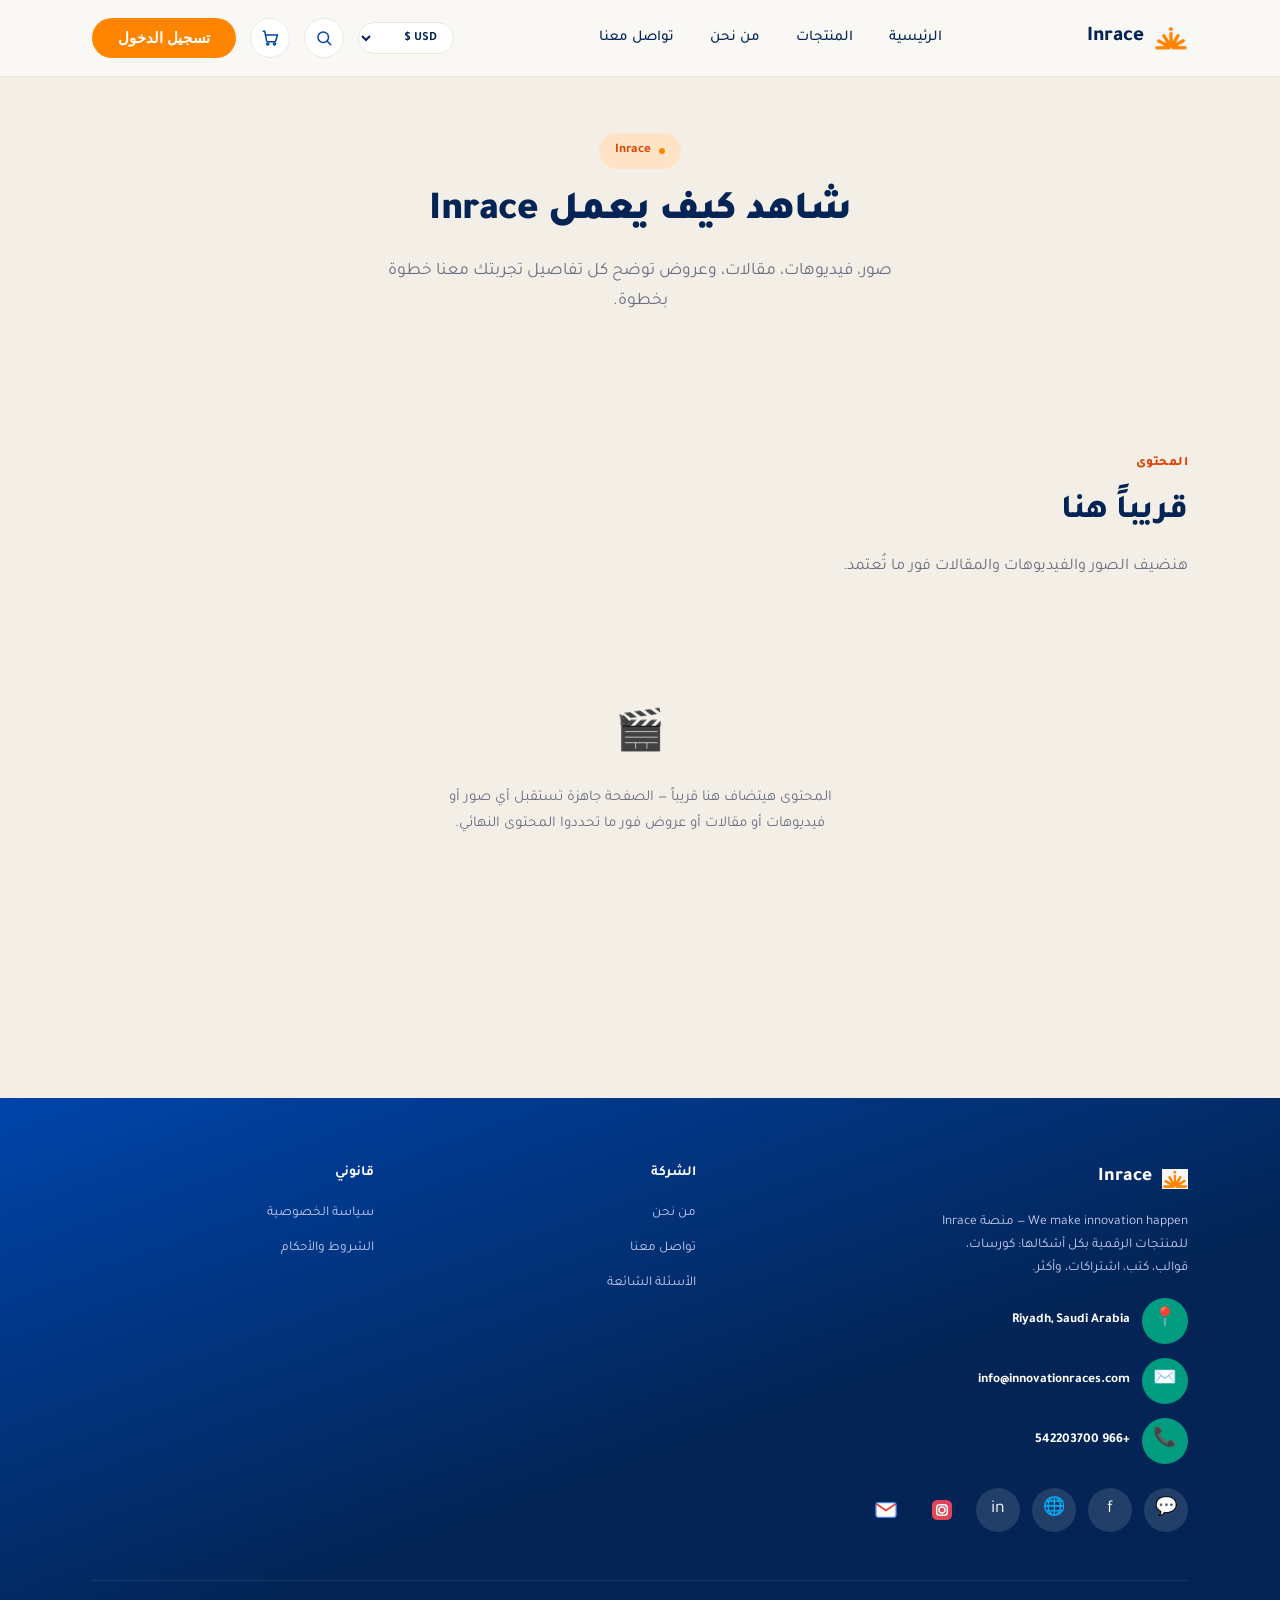
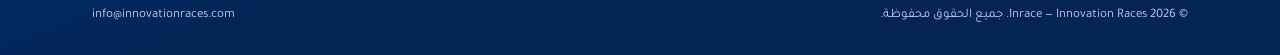
<file: inrace-how-it-works.html>
<!DOCTYPE html>
<html lang="ar" dir="rtl">
<head>
<meta charset="UTF-8">
<meta name="viewport" content="width=device-width, initial-scale=1.0">
<title>شاهد كيف يعمل — Inrace Store</title>
<meta name="description" content="صور وفيديوهات ومقالات توضح خطوة بخطوة إزاي تتعامل مع منتجات وخدمات Inrace من أول التصفح لحد التحميل.">
<link rel="icon" type="image/png" href="favicon.png">
<link href="https://fonts.googleapis.com/css2?family=Tajawal:wght@300;400;500;700;800;900&display=swap" rel="stylesheet">
<link rel="stylesheet" href="styles.css">
</head>
<body>

<header>
  <div class="wrap">
    <nav>
      <div class="logo">
        <img src="[data-uri]" alt="Inrace" class="logo-mark">
        Inrace
      </div>
      <div class="nav-links" id="nav-links">
        <a href="index.html">الرئيسية</a>
        <a href="inrace-products-page.html">المنتجات</a>
        <a href="index.html#about-company">من نحن</a>
        <a href="#" onclick="openContactModal(event)">تواصل معنا</a>
      </div>
      <button class="mobile-menu-btn" onclick="toggleMobileMenu()" aria-label="القائمة"><span></span><span></span><span></span></button>
      <div class="nav-actions">
        <select id="currency-select" class="currency-select" onchange="onCurrencyChange(this.value)" aria-label="العملة">
          <option value="USD">USD $</option>
          <option value="SAR">SAR ر.س</option>
          <option value="AED">AED د.إ</option>
          <option value="EGP">EGP ج.م</option>
          <option value="KWD">KWD د.ك</option>
          <option value="QAR">QAR ر.ق</option>
          <option value="EUR">EUR €</option>
          <option value="GBP">GBP £</option>
        </select>
        <div class="icon-btn" id="search-btn" onclick="toggleSearch(event)" aria-label="بحث">
          <svg viewBox="0 0 24 24"><circle cx="11" cy="11" r="7"/><line x1="21" y1="21" x2="16.65" y2="16.65"/></svg>
        </div>
        <div class="icon-btn" id="cart-btn" onclick="toggleCart(event)" aria-label="السلة">
          <svg viewBox="0 0 24 24"><path d="M3 3h2l2.4 12.4a2 2 0 0 0 2 1.6h8.4a2 2 0 0 0 2-1.6L22 8H6"/><circle cx="9" cy="20" r="1.4"/><circle cx="18" cy="20" r="1.4"/></svg>
          <span class="cart-badge" id="cart-badge" style="display:none">0</span>
          <div class="cart-panel" id="cart-panel">
            <div class="cart-panel-head">
              <h4>
                <svg viewBox="0 0 24 24"><path d="M3 3h2l2.4 12.4a2 2 0 0 0 2 1.6h8.4a2 2 0 0 0 2-1.6L22 8H6"/><circle cx="9" cy="20" r="1.4"/><circle cx="18" cy="20" r="1.4"/></svg>
                سلة المشتريات
              </h4>
              <button class="cart-clear" onclick="clearCart(event)">إفراغ السلة</button>
            </div>
            <div id="cart-empty" class="cart-empty">
              <svg viewBox="0 0 24 24"><path d="M3 3h2l2.4 12.4a2 2 0 0 0 2 1.6h8.4a2 2 0 0 0 2-1.6L22 8H6"/><circle cx="9" cy="20" r="1.4"/><circle cx="18" cy="20" r="1.4"/></svg>
              السلة فارغة حالياً
            </div>
            <div id="cart-items" class="cart-items"></div>
            <div id="cart-total" class="cart-total" style="display:none">
              <span>الإجمالي</span><span id="cart-total-amount">$0</span>
            </div>
            <button class="cart-checkout" id="cart-checkout" style="display:none">إتمام الشراء ←</button>
          </div>
        </div>
        <button class="btn btn-primary" id="login-btn" onclick="window.location.href='inrace-login.html'">تسجيل الدخول</button>
      </div>
    </nav>
    <div class="search-bar" id="search-bar">
      <div class="wrap">
        <svg class="search-bar-icon" viewBox="0 0 24 24"><circle cx="11" cy="11" r="7"/><line x1="21" y1="21" x2="16.65" y2="16.65"/></svg>
        <input type="text" id="search-input" placeholder="ابحث عن كورس أو قالب أو اشتراك...">
        <button class="search-bar-close" onclick="toggleSearch(event)" aria-label="إغلاق">×</button>
      </div>
    </div>
  </div>
</header>

<section class="hero" style="padding:56px 0 40px;text-align:center">
  <div class="wrap" style="position:relative;z-index:1;max-width:640px;margin:0 auto">
    <div class="eyebrow" style="margin:0 auto 18px"><span class="eyebrow-dot"></span> Inrace</div>
    <h1 style="font-size:clamp(1.9rem,3.6vw,2.5rem)">شاهد كيف يعمل Inrace</h1>
    <p class="hero-sub" style="margin:0 auto">صور، فيديوهات، مقالات، وعروض توضح كل تفاصيل تجربتك معنا خطوة بخطوة.</p>
  </div>
</section>

<section id="how-it-works-gallery">
  <div class="wrap">
    <div class="section-head">
      <div class="section-eyebrow" id="hiw-eyebrow">المحتوى</div>
      <h2 id="hiw-heading">قريباً هنا</h2>
      <p class="section-sub" id="hiw-subhead">هنضيف الصور والفيديوهات والمقالات فور ما تُعتمد.</p>
    </div>
    <div class="media-grid" id="media-grid"></div>
    <div class="empty-state" id="hiw-empty-state" style="text-align:center;padding:70px 20px;color:var(--text-muted)">
      <div style="font-size:40px;margin-bottom:14px">🎬</div>
      <p style="font-size:15px;max-width:420px;margin:0 auto">المحتوى هيتضاف هنا قريباً — الصفحة جاهزة تستقبل أي صور أو فيديوهات أو مقالات أو عروض فور ما تحددوا المحتوى النهائي.</p>
    </div>
  </div>
</section>

<footer>
  <div class="wrap">
    <div class="footer-grid">
      <div>
        <div class="footer-logo">
          <img src="[data-uri]" alt="Inrace" style="width:26px">
          Inrace
        </div>
        <p class="footer-desc">We make innovation happen — منصة Inrace للمنتجات الرقمية بكل أشكالها: كورسات، قوالب، كتب، اشتراكات، وأكثر.</p>
        <div class="footer-contact-block">
          <div class="footer-contact-item"><span class="contact-icon-circle">📍</span> <b>Riyadh, Saudi Arabia</b></div>
          <div class="footer-contact-item"><span class="contact-icon-circle">✉️</span> <b>info@innovationraces.com</b></div>
          <div class="footer-contact-item"><span class="contact-icon-circle">📞</span> <b>+966 542203700</b></div>
          <div class="footer-social-row">
            <a href="#" id="footer-whatsapp-link" target="_blank" rel="noopener" title="واتساب">💬</a>
            <a href="#" id="footer-facebook-link" target="_blank" rel="noopener" title="فيسبوك">f</a>
            <a href="#" id="footer-website-link" target="_blank" rel="noopener" title="الموقع">🌐</a>
            <a href="#" id="footer-linkedin-link" target="_blank" rel="noopener" title="لينكدإن">in</a>
            <a href="#" id="footer-instagram-link" class="social-brand-icon" target="_blank" rel="noopener" title="انستجرام"><svg width="22" height="22" viewBox="0 0 24 24"><defs><linearGradient id="igGrad" x1="0" y1="24" x2="24" y2="0"><stop offset="0" stop-color="#feda75"/><stop offset=".3" stop-color="#fa7e1e"/><stop offset=".6" stop-color="#d62976"/><stop offset=".85" stop-color="#962fbf"/><stop offset="1" stop-color="#4f5bd5"/></linearGradient></defs><rect x="1" y="1" width="22" height="22" rx="6" fill="url(#igGrad)"/><rect x="6.2" y="6.2" width="11.6" height="11.6" rx="3.4" fill="none" stroke="#fff" stroke-width="1.6"/><circle cx="12" cy="12" r="3.3" fill="none" stroke="#fff" stroke-width="1.6"/><circle cx="16.3" cy="7.7" r="1" fill="#fff"/></svg></a>
            <a href="#" id="footer-email-link" class="social-brand-icon" target="_blank" rel="noopener" title="إيميل"><svg width="22" height="22" viewBox="0 0 24 24"><rect x="1" y="4" width="22" height="16" rx="2.5" fill="#fff"/><rect x="1" y="4" width="22" height="16" rx="2.5" fill="none" stroke="#4285F4" stroke-width="1.4"/><path d="M2 5.8l10 6.8 10-6.8" fill="none" stroke="#EA4335" stroke-width="2" stroke-linecap="round" stroke-linejoin="round"/></svg></a>
          </div>
        </div>
      </div>
      <div class="footer-col">
        <h4>الشركة</h4>
        <a href="#">من نحن</a>
        <a href="#" onclick="openContactModal(event)">تواصل معنا</a>
        <a href="#" onclick="openFaqModal(event)">الأسئلة الشائعة</a>
      </div>
      <div class="footer-col">
        <h4>قانوني</h4>
        <a href="inrace-privacy.html">سياسة الخصوصية</a>
        <a href="inrace-terms.html">الشروط والأحكام</a>
      </div>
    </div>
    <div class="footer-bottom">
      <span>© 2026 Inrace — Innovation Races. جميع الحقوق محفوظة.</span>
      <span>info@innovationraces.com</span>
    </div>
  </div>
</footer>

<div class="modal-overlay" id="media-modal">
  <div class="modal-box">
    <button class="modal-close" onclick="closeMediaModal()" aria-label="إغلاق">×</button>
    <div class="modal-body">
      <div class="modal-image" id="media-modal-image"></div>
      <div class="modal-info">
        <span class="modal-badge" id="media-modal-badge"></span>
        <h2 id="media-modal-title"></h2>
        <p class="modal-desc" id="media-modal-desc"></p>
        <div class="modal-foot" id="media-modal-foot" style="display:none">
          <a href="#" id="media-modal-link" target="_blank" rel="noopener" class="btn btn-primary" style="text-decoration:none">فتح الرابط ←</a>
        </div>
      </div>
    </div>
  </div>
</div>

<script src="how-it-works-data.js"></script>
<div class="modal-overlay" id="contact-modal">
  <div class="modal-box" style="max-width:420px">
    <button class="modal-close" onclick="closeContactModal()" aria-label="إغلاق">×</button>
    <div class="modal-info" style="padding:36px">
      <div class="section-eyebrow">تواصل معنا</div>
      <h2 style="margin-bottom:22px">اختر الطريقة اللي تناسبك</h2>
      <div style="display:flex;flex-direction:column;gap:14px">
        <a id="contact-email-link" href="#" target="_blank" rel="noopener" class="btn btn-primary" style="text-decoration:none;justify-content:center">📧 راسلنا بالإيميل</a>
        <div style="display:flex;align-items:center;gap:8px;background:var(--bg);border-radius:12px;padding:10px 14px">
          <span id="contact-email-text" style="font-size:13px;color:var(--text-muted);direction:ltr;flex:1;text-align:left"></span>
          <button onclick="copyContactEmail()" style="background:none;border:none;color:var(--orange-deep);font-size:12.5px;font-weight:700;cursor:pointer;white-space:nowrap">نسخ</button>
        </div>
        <a id="contact-whatsapp-link" href="#" target="_blank" rel="noopener" class="btn btn-ghost" style="text-decoration:none;justify-content:center">💬 تواصل عبر واتساب</a>
      </div>
    </div>
  </div>
</div>

<div class="modal-overlay" id="faq-modal">
  <div class="modal-box" style="max-width:460px">
    <button class="modal-close" onclick="closeFaqModal()" aria-label="إغلاق">×</button>
    <div class="modal-info" style="padding:36px">
      <div class="section-eyebrow">الأسئلة الشائعة</div>
      <h2 style="margin-bottom:18px">اسألي أي حاجة</h2>
      <div class="faq-list" id="faq-answered-list"></div>
      <div class="faq-ask-box">
        <textarea id="faq-question-input" placeholder="اكتب سؤالك هنا..."></textarea>
        <button class="btn btn-primary" style="width:100%;justify-content:center" onclick="submitFaqQuestion()">إرسال السؤال ←</button>
        <p id="faq-submit-status" style="margin-top:12px;font-size:13px;color:var(--teal);display:none">تم إرسال سؤالك ✓ هيتم الرد عليه قريبًا.</p>
      </div>
    </div>
  </div>
</div>

<button class="chat-launcher" id="chat-launcher" onclick="toggleChatBox()" aria-label="تواصل معنا">
  💬
  <span class="chat-unread-dot"></span>
</button>

<div class="chat-box" id="chat-box">
  <div class="chat-box-header">
    <b>تواصل مع فريق Inrace</b>
    <button class="chat-box-close" onclick="closeChatBox()" aria-label="إغلاق">×</button>
  </div>
  <div class="chat-messages" id="chat-messages"></div>
  <div class="chat-input-row">
    <input id="chat-input" type="text" placeholder="اكتب رسالتك...">
    <button onclick="sendCustomerChatMessage()" aria-label="إرسال">←</button>
  </div>
</div>

<script src="contact-data.js"></script>
<script src="script.js"></script>
</body>
</html>
</file>
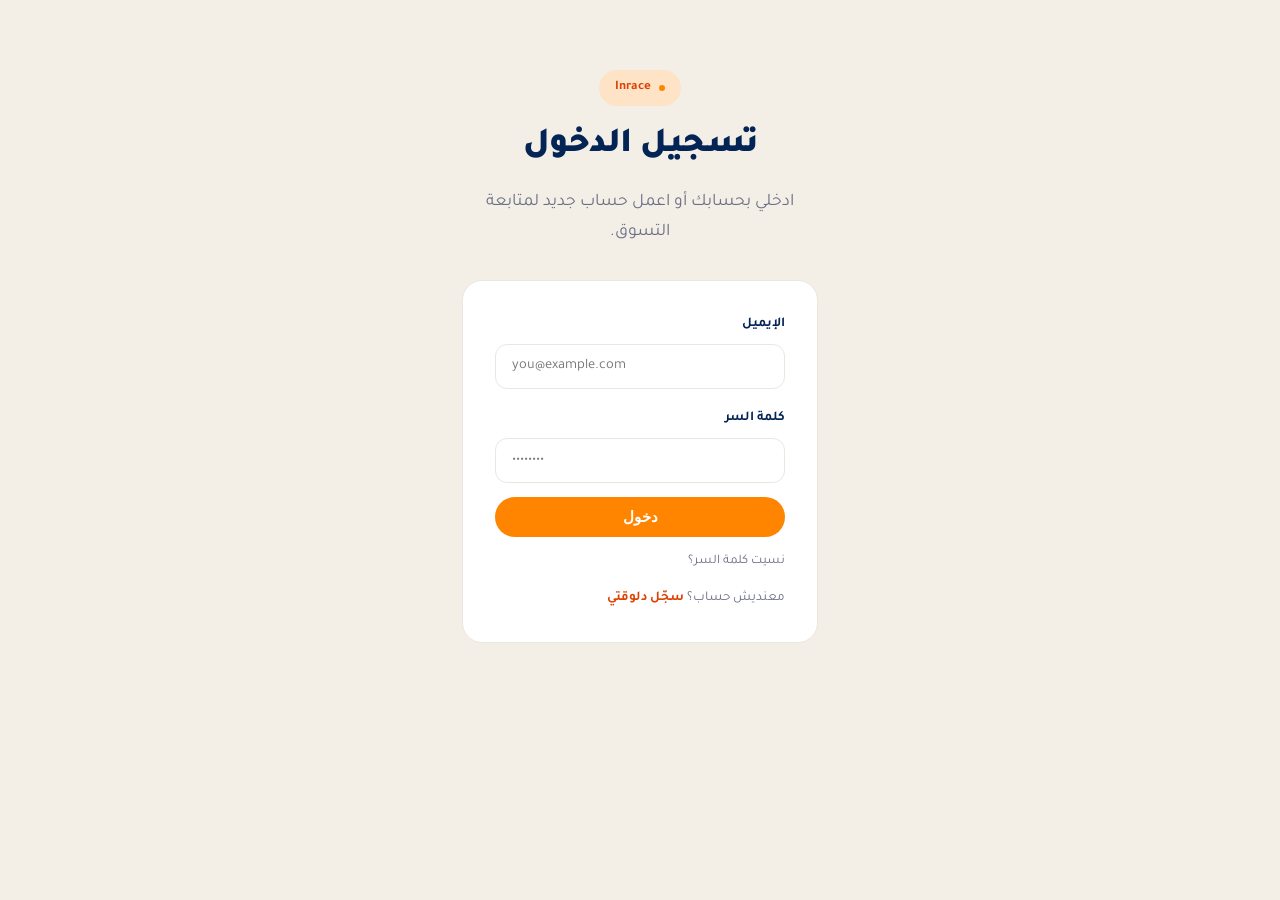
<file: inrace-login.html>
<!DOCTYPE html>
<html lang="ar" dir="rtl">
<head>
<meta charset="UTF-8">
<meta name="viewport" content="width=device-width, initial-scale=1.0">
<title>تسجيل الدخول — Inrace Store</title>
<meta name="description" content="سجّل دخولك أو أنشئي حساب جديد مجاني في Inrace Store للوصول لكل منتجاتك الرقمية.">
<link rel="icon" type="image/png" href="favicon.png">
<link href="https://fonts.googleapis.com/css2?family=Tajawal:wght@300;400;500;700;800;900&display=swap" rel="stylesheet">
<link rel="stylesheet" href="styles.css">
</head>
<body>

<section class="hero" style="padding:70px 0;text-align:center">
  <div class="wrap" style="max-width:420px;margin:0 auto">
    <div class="eyebrow" style="margin:0 auto 18px"><span class="eyebrow-dot"></span> Inrace</div>
    <h1 id="auth-heading" style="font-size:clamp(1.7rem,3.2vw,2.2rem)">تسجيل الدخول</h1>
    <p class="hero-sub" id="auth-subhead" style="margin:0 auto 32px">ادخلي بحسابك أو اعمل حساب جديد لمتابعة التسوق.</p>

    <div style="background:var(--surface);border:1px solid var(--border);border-radius:20px;padding:32px;text-align:right">
      <label style="display:block;font-size:13.5px;font-weight:700;color:var(--navy);margin-bottom:8px">الإيميل</label>
      <input id="auth-email" type="email" placeholder="you@example.com"
        style="width:100%;padding:13px 16px;border-radius:12px;border:1.5px solid var(--border);font-family:'Tajawal',sans-serif;font-size:14.5px;margin-bottom:18px;outline:none;direction:ltr;text-align:left">

      <label style="display:block;font-size:13.5px;font-weight:700;color:var(--navy);margin-bottom:8px">كلمة السر</label>
      <input id="auth-password" type="password" placeholder="••••••••"
        style="width:100%;padding:13px 16px;border-radius:12px;border:1.5px solid var(--border);font-family:'Tajawal',sans-serif;font-size:14.5px;margin-bottom:6px;outline:none;direction:ltr;text-align:left">
      <p id="auth-password-hint" style="display:none;font-size:12px;color:var(--text-muted);margin-bottom:14px">8 حروف على الأقل، وتحتوي على حرف ورقم.</p>

      <div id="auth-confirm-wrap" style="display:none">
        <label style="display:block;font-size:13.5px;font-weight:700;color:var(--navy);margin-bottom:8px">تأكيد كلمة السر</label>
        <input id="auth-confirm" type="password" placeholder="••••••••"
          style="width:100%;padding:13px 16px;border-radius:12px;border:1.5px solid var(--border);font-family:'Tajawal',sans-serif;font-size:14.5px;margin-bottom:18px;outline:none;direction:ltr;text-align:left">
      </div>

      <div id="auth-whatsapp-wrap" style="display:none">
        <label style="display:block;font-size:13.5px;font-weight:700;color:var(--navy);margin-bottom:8px">رقم الواتساب</label>
        <input id="auth-whatsapp" type="text" placeholder="+9665xxxxxxxx"
          style="width:100%;padding:13px 16px;border-radius:12px;border:1.5px solid var(--border);font-family:'Tajawal',sans-serif;font-size:14.5px;margin-bottom:18px;outline:none;direction:ltr;text-align:left">

        <div style="display:grid;grid-template-columns:1fr 1fr;gap:12px">
          <div>
            <label style="display:block;font-size:13.5px;font-weight:700;color:var(--navy);margin-bottom:8px">المدينة</label>
            <input id="auth-city" type="text" placeholder="الرياض"
              style="width:100%;padding:13px 16px;border-radius:12px;border:1.5px solid var(--border);font-family:'Tajawal',sans-serif;font-size:14.5px;margin-bottom:18px;outline:none">
          </div>
          <div>
            <label style="display:block;font-size:13.5px;font-weight:700;color:var(--navy);margin-bottom:8px">الدولة</label>
            <input id="auth-country" type="text" placeholder="السعودية"
              style="width:100%;padding:13px 16px;border-radius:12px;border:1.5px solid var(--border);font-family:'Tajawal',sans-serif;font-size:14.5px;margin-bottom:18px;outline:none">
          </div>
        </div>
      </div>

      <button class="btn btn-primary" id="auth-submit-btn" style="width:100%;justify-content:center;margin-top:8px" onclick="submitAuth()">دخول</button>
      <p id="auth-error" style="margin-top:14px;font-size:13.5px;color:#d94848;display:none"></p>
      <p id="auth-forgot-status" style="margin-top:10px;font-size:13px;color:var(--teal);display:none"></p>

      <p id="auth-forgot-wrap" style="margin-top:14px;font-size:13px">
        <a href="#" onclick="submitForgotPassword(event)" style="color:var(--text-muted)">نسيت كلمة السر؟</a>
      </p>

      <p style="margin-top:14px;font-size:13.5px;color:var(--text-muted)">
        <span id="auth-toggle-text">معنديش حساب؟</span>
        <a href="#" onclick="toggleAuthMode(event)" style="color:var(--orange-deep);font-weight:700">
          <span id="auth-toggle-link">سجّل دلوقتي</span>
        </a>
      </p>
    </div>
  </div>
</section>

<script src="admin-data.js"></script>
<script src="script.js"></script>
<script>
  let authMode = 'login';

  function toggleAuthMode(event){
    if(event) event.preventDefault();
    authMode = (authMode === 'login') ? 'signup' : 'login';
    document.getElementById('auth-heading').textContent = authMode === 'login' ? 'تسجيل الدخول' : 'حساب جديد';
    document.getElementById('auth-subhead').textContent = authMode === 'login'
      ? 'ادخلي بحسابك أو اعمل حساب جديد لمتابعة التسوق.'
      : 'إيميل وكلمة سر بس، وهتقدري تستخدمي حسابك في كل مرة تدخلي فيها الموقع.';
    document.getElementById('auth-confirm-wrap').style.display = authMode === 'signup' ? 'block' : 'none';
    document.getElementById('auth-whatsapp-wrap').style.display = authMode === 'signup' ? 'block' : 'none';
    document.getElementById('auth-password-hint').style.display = authMode === 'signup' ? 'block' : 'none';
    document.getElementById('auth-forgot-wrap').style.display = authMode === 'login' ? 'block' : 'none';
    document.getElementById('auth-submit-btn').textContent = authMode === 'login' ? 'دخول' : 'إنشاء الحساب';
    document.getElementById('auth-toggle-text').textContent = authMode === 'login' ? 'معنديش حساب؟' : 'عندك حساب بالفعل؟';
    document.getElementById('auth-toggle-link').textContent = authMode === 'login' ? 'سجّل دلوقتي' : 'سجّل دخولك';
    document.getElementById('auth-error').style.display = 'none';
  }

  function showAuthError(msg){
    const errorEl = document.getElementById('auth-error');
    errorEl.textContent = msg;
    errorEl.style.display = 'block';
  }

  async function submitForgotPassword(event){
    if(event) event.preventDefault();
    const email = document.getElementById('auth-email').value.trim();
    if(!email){
      showAuthError('اكتب إيميلك في الخانة فوق الأول، وبعدين دوس "نسيت كلمة السر؟".');
      return;
    }
    const statusEl = document.getElementById('auth-forgot-status');
    statusEl.style.display = 'none';
    try{
      await fetch(`${WORKER_API}/forgot-password`, {
        method: 'POST',
        headers: {'Content-Type': 'application/json'},
        body: JSON.stringify({email})
      });
    }catch(e){
      // نكمل عادي حتى لو حصل خطأ في الشبكة — الرسالة للعميل واحدة برضو لأسباب أمان
    }
    statusEl.textContent = 'لو الإيميل ده مسجل عندنا، هيوصلك رابط لإعادة تعيين كلمة السر خلال دقايق.';
    statusEl.style.display = 'block';
  }

  async function submitAuth(){
    const email = document.getElementById('auth-email').value.trim();
    const password = document.getElementById('auth-password').value;

    if(!email || !password){
      showAuthError('من فضلك اكتب الإيميل وكلمة السر.');
      return;
    }

    // دخول الموظفين/المدير يشتغل من أي وضع، طالما البيانات مطابقة
    if(isStaffCredentials(email, password)){
      setSession({role: 'staff', email});
      window.location.href = 'inrace-employee-dashboard.html';
      return;
    }

    const submitBtn = document.getElementById('auth-submit-btn');
    submitBtn.disabled = true;

    if(authMode === 'login'){
      try{
        const res = await fetch(`${WORKER_API}/login`, {
          method: 'POST',
          headers: {'Content-Type': 'application/json'},
          body: JSON.stringify({email, password})
        });
        const data = await res.json();
        submitBtn.disabled = false;
        if(!res.ok){
          showAuthError(data.error || 'الإيميل أو كلمة السر غلط.');
          return;
        }
        setSession({role: 'customer', email});
        window.location.href = 'index.html';
      }catch(e){
        submitBtn.disabled = false;
        showAuthError('حصل خطأ في الاتصال بالسيرفر. جرب تاني.');
      }
    } else {
      if(password.length < 8 || !/[A-Za-z]/.test(password) || !/[0-9]/.test(password)){
        submitBtn.disabled = false;
        showAuthError('كلمة السر لازم تكون 8 حروف على الأقل، وتحتوي على حرف ورقم.');
        return;
      }
      const confirm = document.getElementById('auth-confirm').value;
      if(password !== confirm){
        submitBtn.disabled = false;
        showAuthError('كلمة السر وتأكيدها مش متطابقين.');
        return;
      }
      const whatsapp = document.getElementById('auth-whatsapp').value.trim();
      if(!whatsapp){
        submitBtn.disabled = false;
        showAuthError('من فضلك اكتب رقم الواتساب.');
        return;
      }
      const city = document.getElementById('auth-city').value.trim();
      const country = document.getElementById('auth-country').value.trim();

      try{
        const res = await fetch(`${WORKER_API}/signup`, {
          method: 'POST',
          headers: {'Content-Type': 'application/json'},
          body: JSON.stringify({email, password, whatsapp, city, country})
        });
        const data = await res.json();
        submitBtn.disabled = false;
        if(!res.ok){
          showAuthError(data.error || 'حصل خطأ في إنشاء الحساب.');
          return;
        }
        setSession({role: 'customer', email});
        window.location.href = 'index.html';
      }catch(e){
        submitBtn.disabled = false;
        showAuthError('حصل خطأ في الاتصال بالسيرفر. جرب تاني.');
      }
    }
  }

  document.getElementById('auth-password').addEventListener('keydown', function(e){
    if(e.key === 'Enter') submitAuth();
  });
</script>
</body>
</html>
</file>
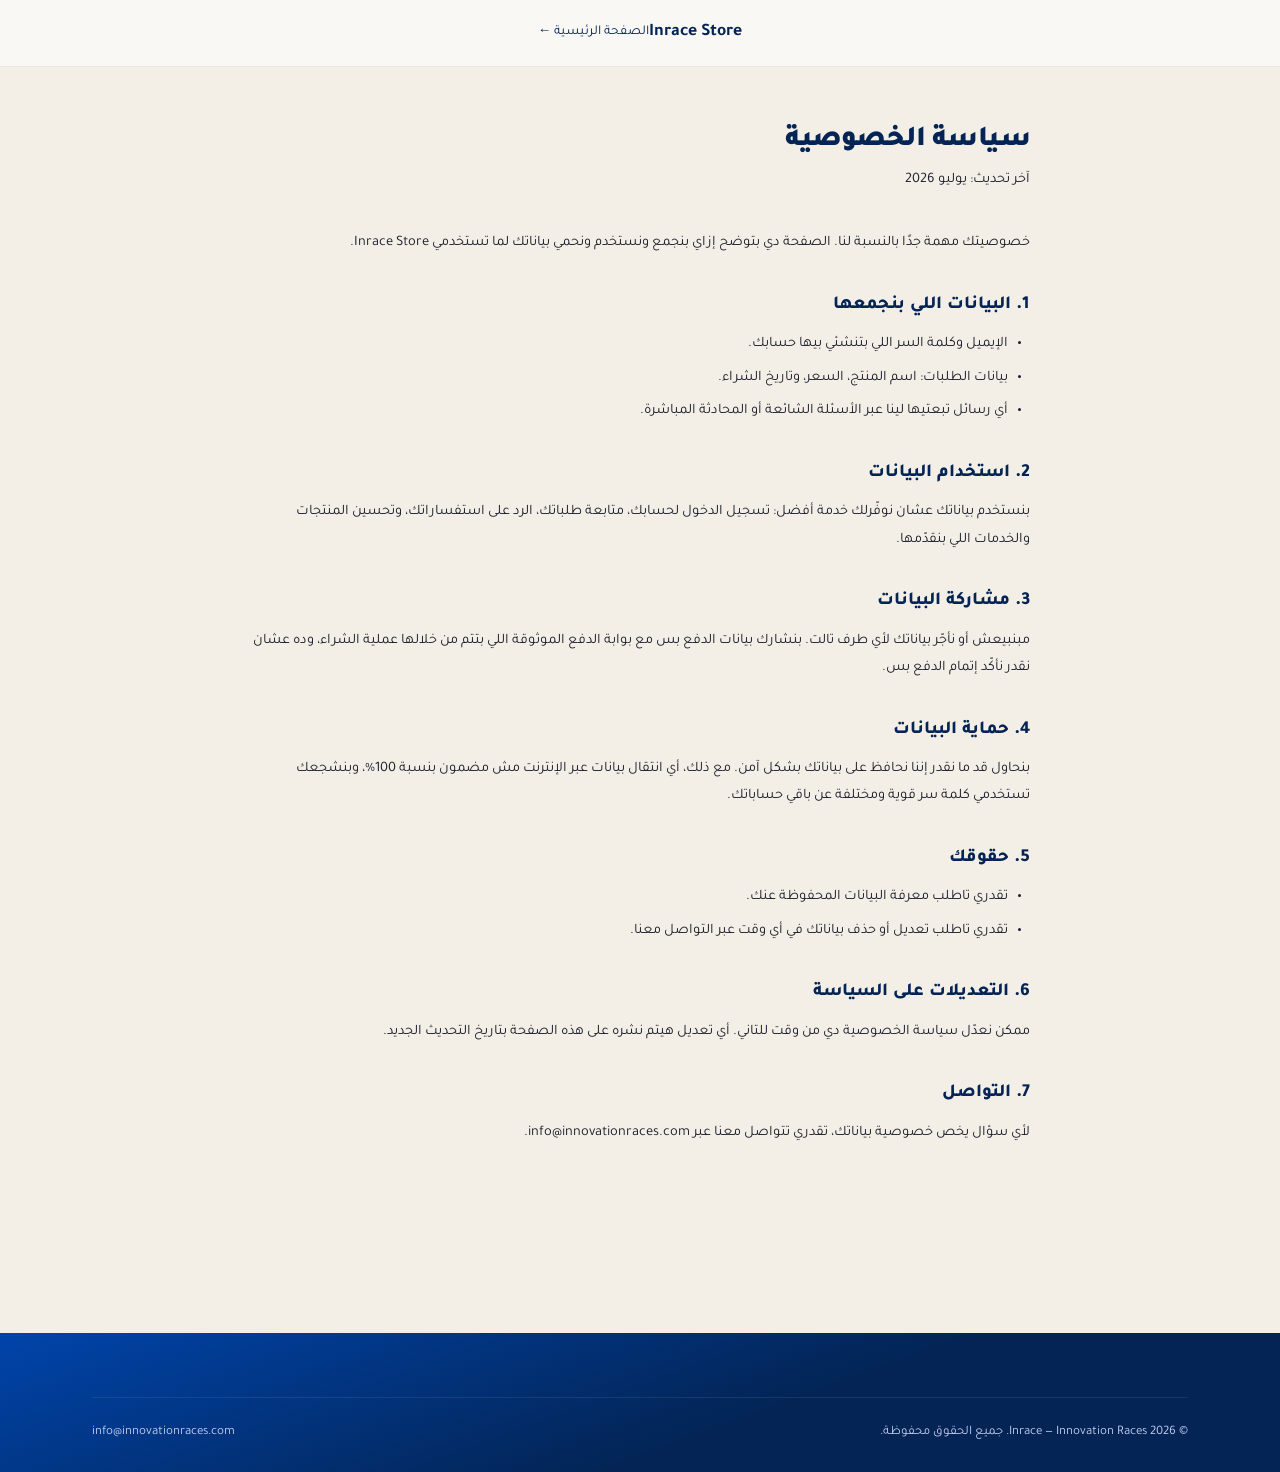
<file: inrace-privacy.html>
<!DOCTYPE html>
<html lang="ar" dir="rtl">
<head>
<meta charset="UTF-8">
<title>سياسة الخصوصية — Inrace Store</title>
<meta name="description" content="سياسة الخصوصية الخاصة بموقع Inrace Store وكيفية التعامل مع بيانات العملاء.">
<link rel="icon" type="image/png" href="favicon.png">
<meta name="viewport" content="width=device-width, initial-scale=1.0">
<link href="https://fonts.googleapis.com/css2?family=Tajawal:wght@300;400;500;700;800;900&display=swap" rel="stylesheet">
<link rel="stylesheet" href="styles.css">
<style>
  .legal-wrap{max-width:820px;margin:0 auto;padding:56px 20px 90px}
  .legal-wrap h1{font-size:1.8rem;color:var(--navy);margin-bottom:8px}
  .legal-updated{font-size:13px;color:var(--text-muted);margin-bottom:36px}
  .legal-wrap h2{font-size:1.15rem;color:var(--navy);margin:32px 0 10px}
  .legal-wrap p, .legal-wrap li{font-size:14.5px;color:var(--text);line-height:1.9}
  .legal-wrap ul{padding-inline-start:22px;margin-bottom:8px}
  .legal-wrap li{margin-bottom:6px}
</style>
</head>
<body>

<header>
  <nav>
    <div class="wrap" style="display:flex;align-items:center;justify-content:space-between">
      <a href="index.html" style="display:flex;align-items:center;gap:10px;text-decoration:none">
        <b style="color:var(--navy);font-size:1.1rem">Inrace Store</b>
      </a>
      <a href="index.html" style="color:var(--navy);font-size:13.5px;text-decoration:none">الصفحة الرئيسية ←</a>
    </div>
  </nav>
</header>

<div class="legal-wrap">
  <h1>سياسة الخصوصية</h1>
  <p class="legal-updated">آخر تحديث: يوليو 2026</p>

  <p>خصوصيتك مهمة جدًا بالنسبة لنا. الصفحة دي بتوضح إزاي بنجمع ونستخدم ونحمي بياناتك لما تستخدمي Inrace Store.</p>

  <h2>1. البيانات اللي بنجمعها</h2>
  <ul>
    <li>الإيميل وكلمة السر اللي بتنشئي بيها حسابك.</li>
    <li>بيانات الطلبات: اسم المنتج، السعر، وتاريخ الشراء.</li>
    <li>أي رسائل تبعتيها لينا عبر الأسئلة الشائعة أو المحادثة المباشرة.</li>
  </ul>

  <h2>2. استخدام البيانات</h2>
  <p>بنستخدم بياناتك عشان نوفّرلك خدمة أفضل: تسجيل الدخول لحسابك، متابعة طلباتك، الرد على استفساراتك، وتحسين المنتجات والخدمات اللي بنقدّمها.</p>

  <h2>3. مشاركة البيانات</h2>
  <p>مبنبيعش أو نأجّر بياناتك لأي طرف تالت. بنشارك بيانات الدفع بس مع بوابة الدفع الموثوقة اللي بتتم من خلالها عملية الشراء، وده عشان نقدر نأكّد إتمام الدفع بس.</p>

  <h2>4. حماية البيانات</h2>
  <p>بنحاول قد ما نقدر إننا نحافظ على بياناتك بشكل آمن. مع ذلك، أي انتقال بيانات عبر الإنترنت مش مضمون بنسبة 100%، وبنشجعك تستخدمي كلمة سر قوية ومختلفة عن باقي حساباتك.</p>

  <h2>5. حقوقك</h2>
  <ul>
    <li>تقدري تاطلب معرفة البيانات المحفوظة عنك.</li>
    <li>تقدري تاطلب تعديل أو حذف بياناتك في أي وقت عبر التواصل معنا.</li>
  </ul>

  <h2>6. التعديلات على السياسة</h2>
  <p>ممكن نعدّل سياسة الخصوصية دي من وقت للتاني. أي تعديل هيتم نشره على هذه الصفحة بتاريخ التحديث الجديد.</p>

  <h2>7. التواصل</h2>
  <p>لأي سؤال يخص خصوصية بياناتك، تقدري تتواصل معنا عبر info@innovationraces.com.</p>
</div>

<footer>
  <div class="wrap">
    <div class="footer-bottom">
      <span>© 2026 Inrace — Innovation Races. جميع الحقوق محفوظة.</span>
      <span>info@innovationraces.com</span>
    </div>
  </div>
</footer>
</body>
</html>
</file>
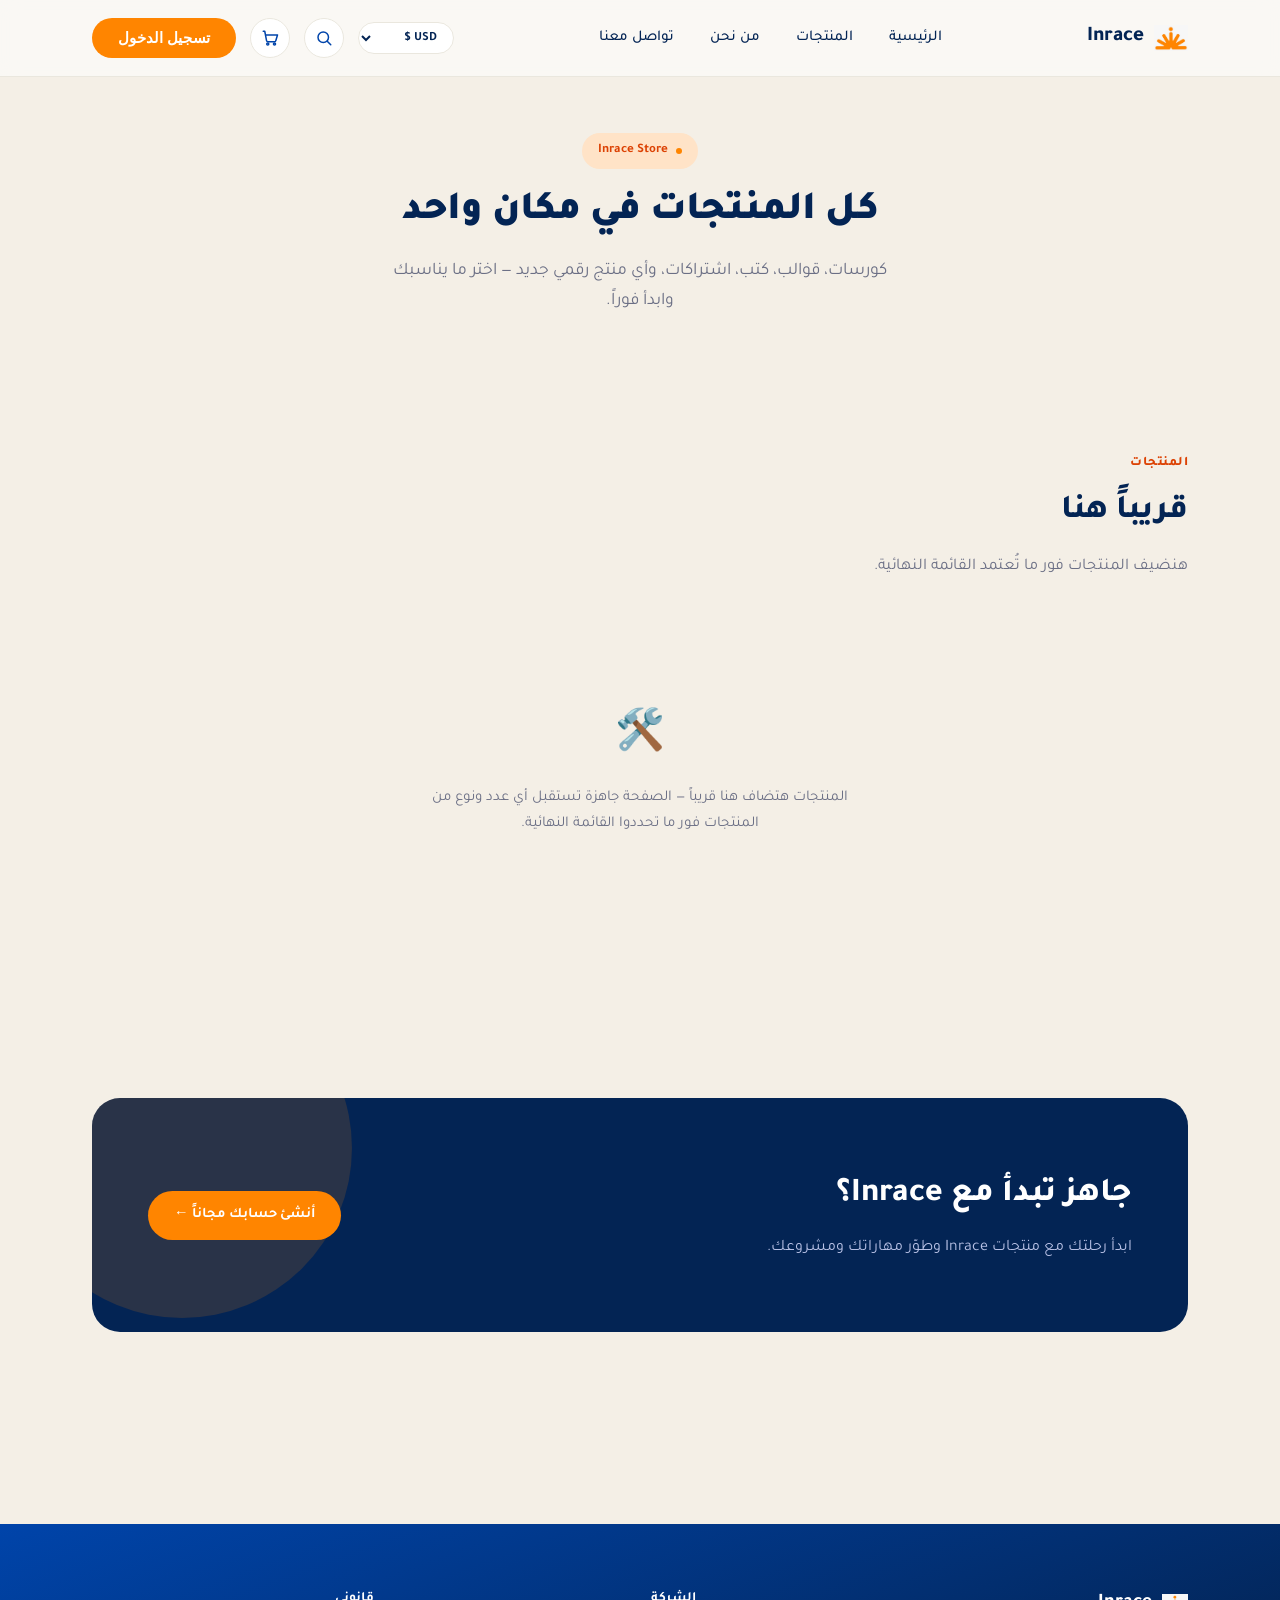
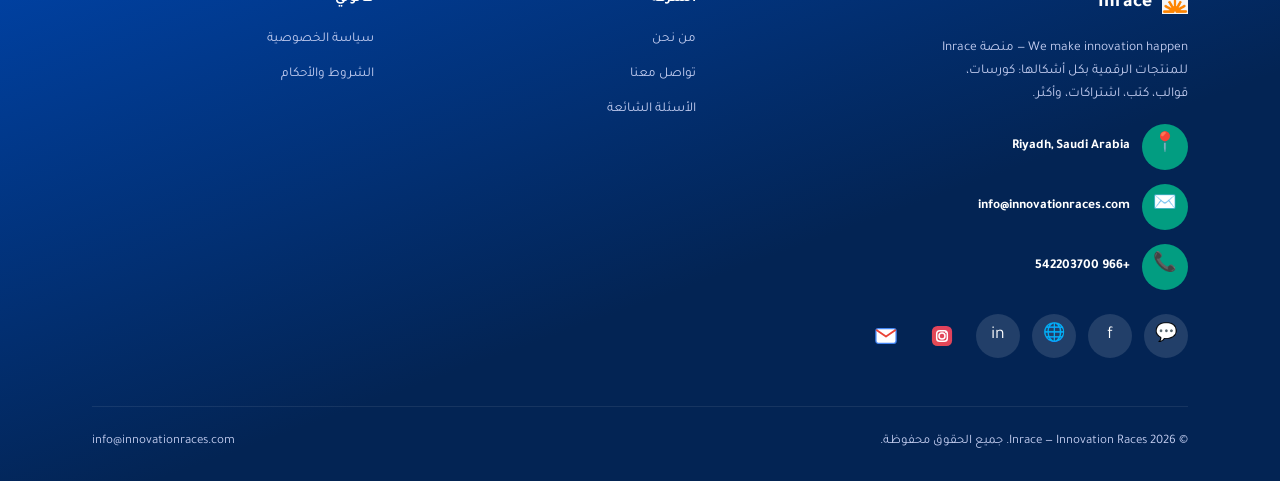
<file: inrace-products-page.html>
<!DOCTYPE html>
<html lang="ar" dir="rtl">
<head>
<meta charset="UTF-8">
<meta name="viewport" content="width=device-width, initial-scale=1.0">
<title>تصفّح المنتجات — Inrace Store</title>
<meta name="description" content="تصفّحي كل المنتجات الرقمية المتاحة من Inrace: كورسات، قوالب، كتب، واشتراكات جاهزة للتحميل الفوري بعد الدفع.">
<link rel="icon" type="image/png" href="favicon.png">
<link href="https://fonts.googleapis.com/css2?family=Tajawal:wght@300;400;500;700;800;900&display=swap" rel="stylesheet">
<link rel="stylesheet" href="styles.css">
</head>
<body>

<header>
  <div class="wrap">
    <nav>
      <div class="logo">
        <img src="[data-uri]" alt="Inrace" class="logo-mark">
        Inrace
      </div>
      <div class="nav-links" id="nav-links">
        <a href="index.html">الرئيسية</a>
        <a href="inrace-products-page.html">المنتجات</a>
        <a href="index.html#about-company">من نحن</a>
        <a href="#" onclick="openContactModal(event)">تواصل معنا</a>
      </div>
      <button class="mobile-menu-btn" onclick="toggleMobileMenu()" aria-label="القائمة"><span></span><span></span><span></span></button>
      <div class="nav-actions">
        <select id="currency-select" class="currency-select" onchange="onCurrencyChange(this.value)" aria-label="العملة">
          <option value="USD">USD $</option>
          <option value="SAR">SAR ر.س</option>
          <option value="AED">AED د.إ</option>
          <option value="EGP">EGP ج.م</option>
          <option value="KWD">KWD د.ك</option>
          <option value="QAR">QAR ر.ق</option>
          <option value="EUR">EUR €</option>
          <option value="GBP">GBP £</option>
        </select>
        <div class="icon-btn" id="search-btn" onclick="toggleSearch(event)" aria-label="بحث">
          <svg viewBox="0 0 24 24"><circle cx="11" cy="11" r="7"/><line x1="21" y1="21" x2="16.65" y2="16.65"/></svg>
        </div>
        <div class="icon-btn" id="cart-btn" onclick="toggleCart(event)" aria-label="السلة">
          <svg viewBox="0 0 24 24"><path d="M3 3h2l2.4 12.4a2 2 0 0 0 2 1.6h8.4a2 2 0 0 0 2-1.6L22 8H6"/><circle cx="9" cy="20" r="1.4"/><circle cx="18" cy="20" r="1.4"/></svg>
          <span class="cart-badge" id="cart-badge" style="display:none">0</span>
          <div class="cart-panel" id="cart-panel">
            <div class="cart-panel-head">
              <h4>
                <svg viewBox="0 0 24 24"><path d="M3 3h2l2.4 12.4a2 2 0 0 0 2 1.6h8.4a2 2 0 0 0 2-1.6L22 8H6"/><circle cx="9" cy="20" r="1.4"/><circle cx="18" cy="20" r="1.4"/></svg>
                سلة المشتريات
              </h4>
              <button class="cart-clear" onclick="clearCart(event)">إفراغ السلة</button>
            </div>
            <div id="cart-empty" class="cart-empty">
              <svg viewBox="0 0 24 24"><path d="M3 3h2l2.4 12.4a2 2 0 0 0 2 1.6h8.4a2 2 0 0 0 2-1.6L22 8H6"/><circle cx="9" cy="20" r="1.4"/><circle cx="18" cy="20" r="1.4"/></svg>
              السلة فارغة حالياً
            </div>
            <div id="cart-items" class="cart-items"></div>
            <div id="cart-total" class="cart-total" style="display:none">
              <span>الإجمالي</span><span id="cart-total-amount">$0</span>
            </div>
            <button class="cart-checkout" id="cart-checkout" style="display:none">إتمام الشراء ←</button>
          </div>
        </div>
        <button class="btn btn-primary" id="login-btn" onclick="window.location.href='inrace-login.html'">تسجيل الدخول</button>
      </div>
    </nav>
    <div class="search-bar" id="search-bar">
      <div class="wrap">
        <svg class="search-bar-icon" viewBox="0 0 24 24"><circle cx="11" cy="11" r="7"/><line x1="21" y1="21" x2="16.65" y2="16.65"/></svg>
        <input type="text" id="search-input" placeholder="ابحث عن كورس أو قالب أو اشتراك...">
        <button class="search-bar-close" onclick="toggleSearch(event)" aria-label="إغلاق">×</button>
      </div>
    </div>
  </div>
</header>


<section class="hero" style="padding:56px 0 40px;text-align:center">
  <div class="wrap" style="position:relative;z-index:1;max-width:640px;margin:0 auto">
    <div class="eyebrow" style="margin:0 auto 18px"><span class="eyebrow-dot"></span> Inrace Store</div>
    <h1 style="font-size:clamp(1.9rem,3.6vw,2.5rem)">كل المنتجات في مكان واحد</h1>
    <p class="hero-sub" style="margin:0 auto">كورسات، قوالب، كتب، اشتراكات، وأي منتج رقمي جديد — اختر ما يناسبك وابدأ فوراً.</p>
  </div>
</section>

<section id="products">
  <div class="wrap">
    <div class="section-head">
      <div class="section-eyebrow" id="products-eyebrow">المنتجات</div>
      <h2 id="products-heading">قريباً هنا</h2>
      <p class="section-sub" id="products-subhead">هنضيف المنتجات فور ما تُعتمد القائمة النهائية.</p>
    </div>
    <div class="prod-grid" id="prod-grid"></div>
    <div class="empty-state" id="empty-state" style="text-align:center;padding:70px 20px;color:var(--text-muted)">
      <div style="font-size:40px;margin-bottom:14px">🛠️</div>
      <p style="font-size:15px;max-width:420px;margin:0 auto">المنتجات هتضاف هنا قريباً — الصفحة جاهزة تستقبل أي عدد ونوع من المنتجات فور ما تحددوا القائمة النهائية.</p>
    </div>
  </div>
</section>

<section id="signup-cta">
  <div class="cta-section">
    <div class="cta-text">
      <h2>جاهز تبدأ مع Inrace؟</h2>
      <p>ابدأ رحلتك مع منتجات Inrace وطوّر مهاراتك ومشروعك.</p>
    </div>
    <a href="inrace-login.html" class="btn btn-primary" style="text-decoration:none">أنشئ حسابك مجاناً ←</a>
  </div>
</section>

<footer>
  <div class="wrap">
    <div class="footer-grid">
      <div>
        <div class="footer-logo">
          <img src="[data-uri]" alt="Inrace" style="width:26px">
          Inrace
        </div>
        <p class="footer-desc">We make innovation happen — منصة Inrace للمنتجات الرقمية بكل أشكالها: كورسات، قوالب، كتب، اشتراكات، وأكثر.</p>
        <div class="footer-contact-block">
          <div class="footer-contact-item"><span class="contact-icon-circle">📍</span> <b>Riyadh, Saudi Arabia</b></div>
          <div class="footer-contact-item"><span class="contact-icon-circle">✉️</span> <b>info@innovationraces.com</b></div>
          <div class="footer-contact-item"><span class="contact-icon-circle">📞</span> <b>+966 542203700</b></div>
          <div class="footer-social-row">
            <a href="#" id="footer-whatsapp-link" target="_blank" rel="noopener" title="واتساب">💬</a>
            <a href="#" id="footer-facebook-link" target="_blank" rel="noopener" title="فيسبوك">f</a>
            <a href="#" id="footer-website-link" target="_blank" rel="noopener" title="الموقع">🌐</a>
            <a href="#" id="footer-linkedin-link" target="_blank" rel="noopener" title="لينكدإن">in</a>
            <a href="#" id="footer-instagram-link" class="social-brand-icon" target="_blank" rel="noopener" title="انستجرام"><svg width="22" height="22" viewBox="0 0 24 24"><defs><linearGradient id="igGrad" x1="0" y1="24" x2="24" y2="0"><stop offset="0" stop-color="#feda75"/><stop offset=".3" stop-color="#fa7e1e"/><stop offset=".6" stop-color="#d62976"/><stop offset=".85" stop-color="#962fbf"/><stop offset="1" stop-color="#4f5bd5"/></linearGradient></defs><rect x="1" y="1" width="22" height="22" rx="6" fill="url(#igGrad)"/><rect x="6.2" y="6.2" width="11.6" height="11.6" rx="3.4" fill="none" stroke="#fff" stroke-width="1.6"/><circle cx="12" cy="12" r="3.3" fill="none" stroke="#fff" stroke-width="1.6"/><circle cx="16.3" cy="7.7" r="1" fill="#fff"/></svg></a>
            <a href="#" id="footer-email-link" class="social-brand-icon" target="_blank" rel="noopener" title="إيميل"><svg width="22" height="22" viewBox="0 0 24 24"><rect x="1" y="4" width="22" height="16" rx="2.5" fill="#fff"/><rect x="1" y="4" width="22" height="16" rx="2.5" fill="none" stroke="#4285F4" stroke-width="1.4"/><path d="M2 5.8l10 6.8 10-6.8" fill="none" stroke="#EA4335" stroke-width="2" stroke-linecap="round" stroke-linejoin="round"/></svg></a>
          </div>
        </div>
      </div>
      <div class="footer-col">
        <h4>الشركة</h4>
        <a href="#">من نحن</a>
        <a href="#" onclick="openContactModal(event)">تواصل معنا</a>
        <a href="#" onclick="openFaqModal(event)">الأسئلة الشائعة</a>
      </div>
      <div class="footer-col">
        <h4>قانوني</h4>
        <a href="inrace-privacy.html">سياسة الخصوصية</a>
        <a href="inrace-terms.html">الشروط والأحكام</a>
      </div>
    </div>
    <div class="footer-bottom">
      <span>© 2026 Inrace — Innovation Races. جميع الحقوق محفوظة.</span>
      <span>info@innovationraces.com</span>
    </div>
  </div>
</footer>

<div class="modal-overlay" id="product-modal">
  <div class="modal-box">
    <button class="modal-close" onclick="closeProductModal()" aria-label="إغلاق">×</button>
    <div class="modal-body">
      <div class="modal-image" id="modal-image"></div>
      <div class="modal-info">
        <span class="modal-badge" id="modal-badge"></span>
        <div class="modal-cat" id="modal-cat"></div>
        <h2 id="modal-title"></h2>
        <p class="modal-desc" id="modal-desc"></p>
        <div class="modal-foot">
          <div class="modal-price" id="modal-price"></div>
          <div style="display:flex;gap:10px;flex-wrap:wrap">
            <button class="btn btn-ghost" id="modal-add-btn">أضف للسلة</button>
            <button class="btn btn-primary" id="modal-buy-btn">اشتري الآن ←</button>
          </div>
        </div>
      </div>
    </div>
  </div>
</div>

<script src="products-data.js"></script>
<div class="modal-overlay" id="contact-modal">
  <div class="modal-box" style="max-width:420px">
    <button class="modal-close" onclick="closeContactModal()" aria-label="إغلاق">×</button>
    <div class="modal-info" style="padding:36px">
      <div class="section-eyebrow">تواصل معنا</div>
      <h2 style="margin-bottom:22px">اختر الطريقة اللي تناسبك</h2>
      <div style="display:flex;flex-direction:column;gap:14px">
        <a id="contact-email-link" href="#" target="_blank" rel="noopener" class="btn btn-primary" style="text-decoration:none;justify-content:center">📧 راسلنا بالإيميل</a>
        <div style="display:flex;align-items:center;gap:8px;background:var(--bg);border-radius:12px;padding:10px 14px">
          <span id="contact-email-text" style="font-size:13px;color:var(--text-muted);direction:ltr;flex:1;text-align:left"></span>
          <button onclick="copyContactEmail()" style="background:none;border:none;color:var(--orange-deep);font-size:12.5px;font-weight:700;cursor:pointer;white-space:nowrap">نسخ</button>
        </div>
        <a id="contact-whatsapp-link" href="#" target="_blank" rel="noopener" class="btn btn-ghost" style="text-decoration:none;justify-content:center">💬 تواصل عبر واتساب</a>
      </div>
    </div>
  </div>
</div>

<div class="modal-overlay" id="faq-modal">
  <div class="modal-box" style="max-width:460px">
    <button class="modal-close" onclick="closeFaqModal()" aria-label="إغلاق">×</button>
    <div class="modal-info" style="padding:36px">
      <div class="section-eyebrow">الأسئلة الشائعة</div>
      <h2 style="margin-bottom:18px">اسألي أي حاجة</h2>
      <div class="faq-list" id="faq-answered-list"></div>
      <div class="faq-ask-box">
        <textarea id="faq-question-input" placeholder="اكتب سؤالك هنا..."></textarea>
        <button class="btn btn-primary" style="width:100%;justify-content:center" onclick="submitFaqQuestion()">إرسال السؤال ←</button>
        <p id="faq-submit-status" style="margin-top:12px;font-size:13px;color:var(--teal);display:none">تم إرسال سؤالك ✓ هيتم الرد عليه قريبًا.</p>
      </div>
    </div>
  </div>
</div>

<button class="chat-launcher" id="chat-launcher" onclick="toggleChatBox()" aria-label="تواصل معنا">
  💬
  <span class="chat-unread-dot"></span>
</button>

<div class="chat-box" id="chat-box">
  <div class="chat-box-header">
    <b>تواصل مع فريق Inrace</b>
    <button class="chat-box-close" onclick="closeChatBox()" aria-label="إغلاق">×</button>
  </div>
  <div class="chat-messages" id="chat-messages"></div>
  <div class="chat-input-row">
    <input id="chat-input" type="text" placeholder="اكتب رسالتك...">
    <button onclick="sendCustomerChatMessage()" aria-label="إرسال">←</button>
  </div>
</div>

<script src="contact-data.js"></script>
<script src="script.js"></script>
</body>
</html>
</file>
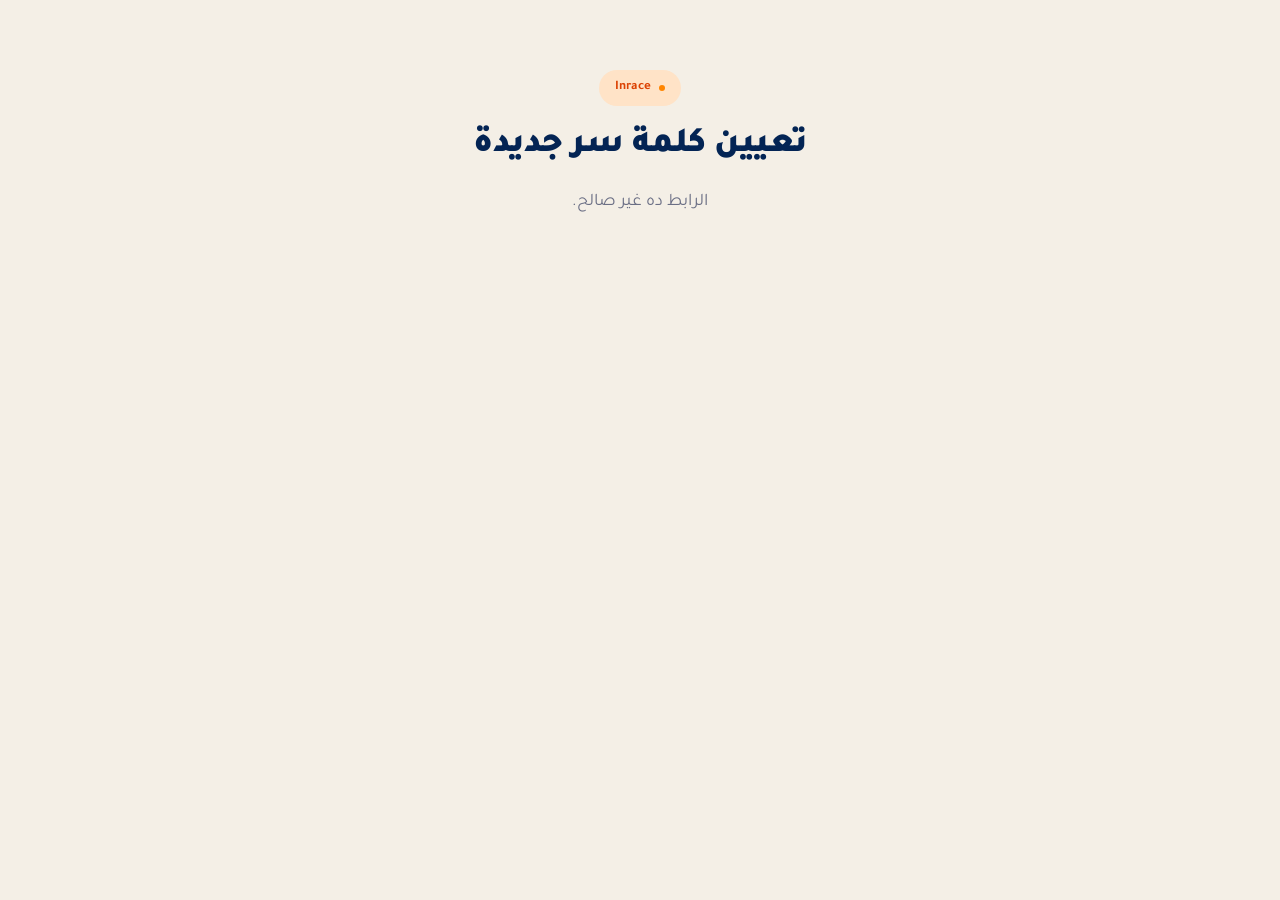
<file: inrace-reset-password.html>
<!DOCTYPE html>
<html lang="ar" dir="rtl">
<head>
<meta charset="UTF-8">
<meta name="viewport" content="width=device-width, initial-scale=1.0">
<title>تعيين كلمة سر جديدة — Inrace Store</title>
<meta name="description" content="عيّني كلمة سر جديدة لحسابك في Inrace Store.">
<link rel="icon" type="image/png" href="favicon.png">
<link href="https://fonts.googleapis.com/css2?family=Tajawal:wght@300;400;500;700;800;900&display=swap" rel="stylesheet">
<link rel="stylesheet" href="styles.css">
</head>
<body>

<section class="hero" style="padding:70px 0;text-align:center">
  <div class="wrap" style="max-width:420px;margin:0 auto">
    <div class="eyebrow" style="margin:0 auto 18px"><span class="eyebrow-dot"></span> Inrace</div>
    <h1 style="font-size:clamp(1.7rem,3.2vw,2.2rem)">تعيين كلمة سر جديدة</h1>
    <p class="hero-sub" style="margin:0 auto 32px" id="rp-subhead">اكتب كلمة السر الجديدة بتاعك.</p>

    <div style="background:var(--surface);border:1px solid var(--border);border-radius:20px;padding:32px;text-align:right" id="rp-form-box">
      <label style="display:block;font-size:13.5px;font-weight:700;color:var(--navy);margin-bottom:8px">كلمة السر الجديدة</label>
      <input id="rp-password" type="password" placeholder="••••••••"
        style="width:100%;padding:13px 16px;border-radius:12px;border:1.5px solid var(--border);font-family:'Tajawal',sans-serif;font-size:14.5px;margin-bottom:6px;outline:none;direction:ltr;text-align:left">
      <p style="font-size:12px;color:var(--text-muted);margin-bottom:14px">8 حروف على الأقل، وتحتوي على حرف ورقم.</p>

      <label style="display:block;font-size:13.5px;font-weight:700;color:var(--navy);margin-bottom:8px">تأكيد كلمة السر</label>
      <input id="rp-confirm" type="password" placeholder="••••••••"
        style="width:100%;padding:13px 16px;border-radius:12px;border:1.5px solid var(--border);font-family:'Tajawal',sans-serif;font-size:14.5px;margin-bottom:18px;outline:none;direction:ltr;text-align:left">

      <button class="btn btn-primary" style="width:100%;justify-content:center" onclick="submitResetPassword()">تعيين كلمة السر</button>
      <p id="rp-error" style="margin-top:14px;font-size:13.5px;color:#d94848;display:none"></p>
    </div>

    <div style="background:var(--surface);border:1px solid var(--border);border-radius:20px;padding:32px;display:none" id="rp-success-box">
      <div style="font-size:40px;margin-bottom:12px">✅</div>
      <h2 style="margin-bottom:10px">اتغيّرت كلمة السر</h2>
      <p style="color:var(--text-muted);margin-bottom:22px">دلوقتي تقدري تسجّل دخول بكلمة السر الجديدة.</p>
      <a href="inrace-login.html" class="btn btn-primary" style="text-decoration:none">تسجيل الدخول ←</a>
    </div>
  </div>
</section>

<script src="script.js"></script>
<script>
  const params = new URLSearchParams(window.location.search);
  const rpEmail = params.get('email');
  const rpToken = params.get('token');

  if(!rpEmail || !rpToken){
    document.getElementById('rp-subhead').textContent = 'الرابط ده غير صالح.';
    document.getElementById('rp-form-box').style.display = 'none';
  }

  function showResetError(msg){
    const errorEl = document.getElementById('rp-error');
    errorEl.textContent = msg;
    errorEl.style.display = 'block';
  }

  async function submitResetPassword(){
    const password = document.getElementById('rp-password').value;
    const confirm = document.getElementById('rp-confirm').value;

    if(password.length < 8 || !/[A-Za-z]/.test(password) || !/[0-9]/.test(password)){
      showResetError('كلمة السر لازم تكون 8 حروف على الأقل، وتحتوي على حرف ورقم.');
      return;
    }
    if(password !== confirm){
      showResetError('كلمة السر وتأكيدها مش متطابقين.');
      return;
    }

    try{
      const res = await fetch(`${WORKER_API}/reset-password`, {
        method: 'POST',
        headers: {'Content-Type': 'application/json'},
        body: JSON.stringify({email: rpEmail, token: rpToken, newPassword: password})
      });
      const data = await res.json();
      if(!res.ok){
        showResetError(data.error || 'حصل خطأ، جرب تاني.');
        return;
      }
      document.getElementById('rp-form-box').style.display = 'none';
      document.getElementById('rp-success-box').style.display = 'block';
    }catch(e){
      showResetError('حصل خطأ في الاتصال بالسيرفر.');
    }
  }
</script>
</body>
</html>
</file>
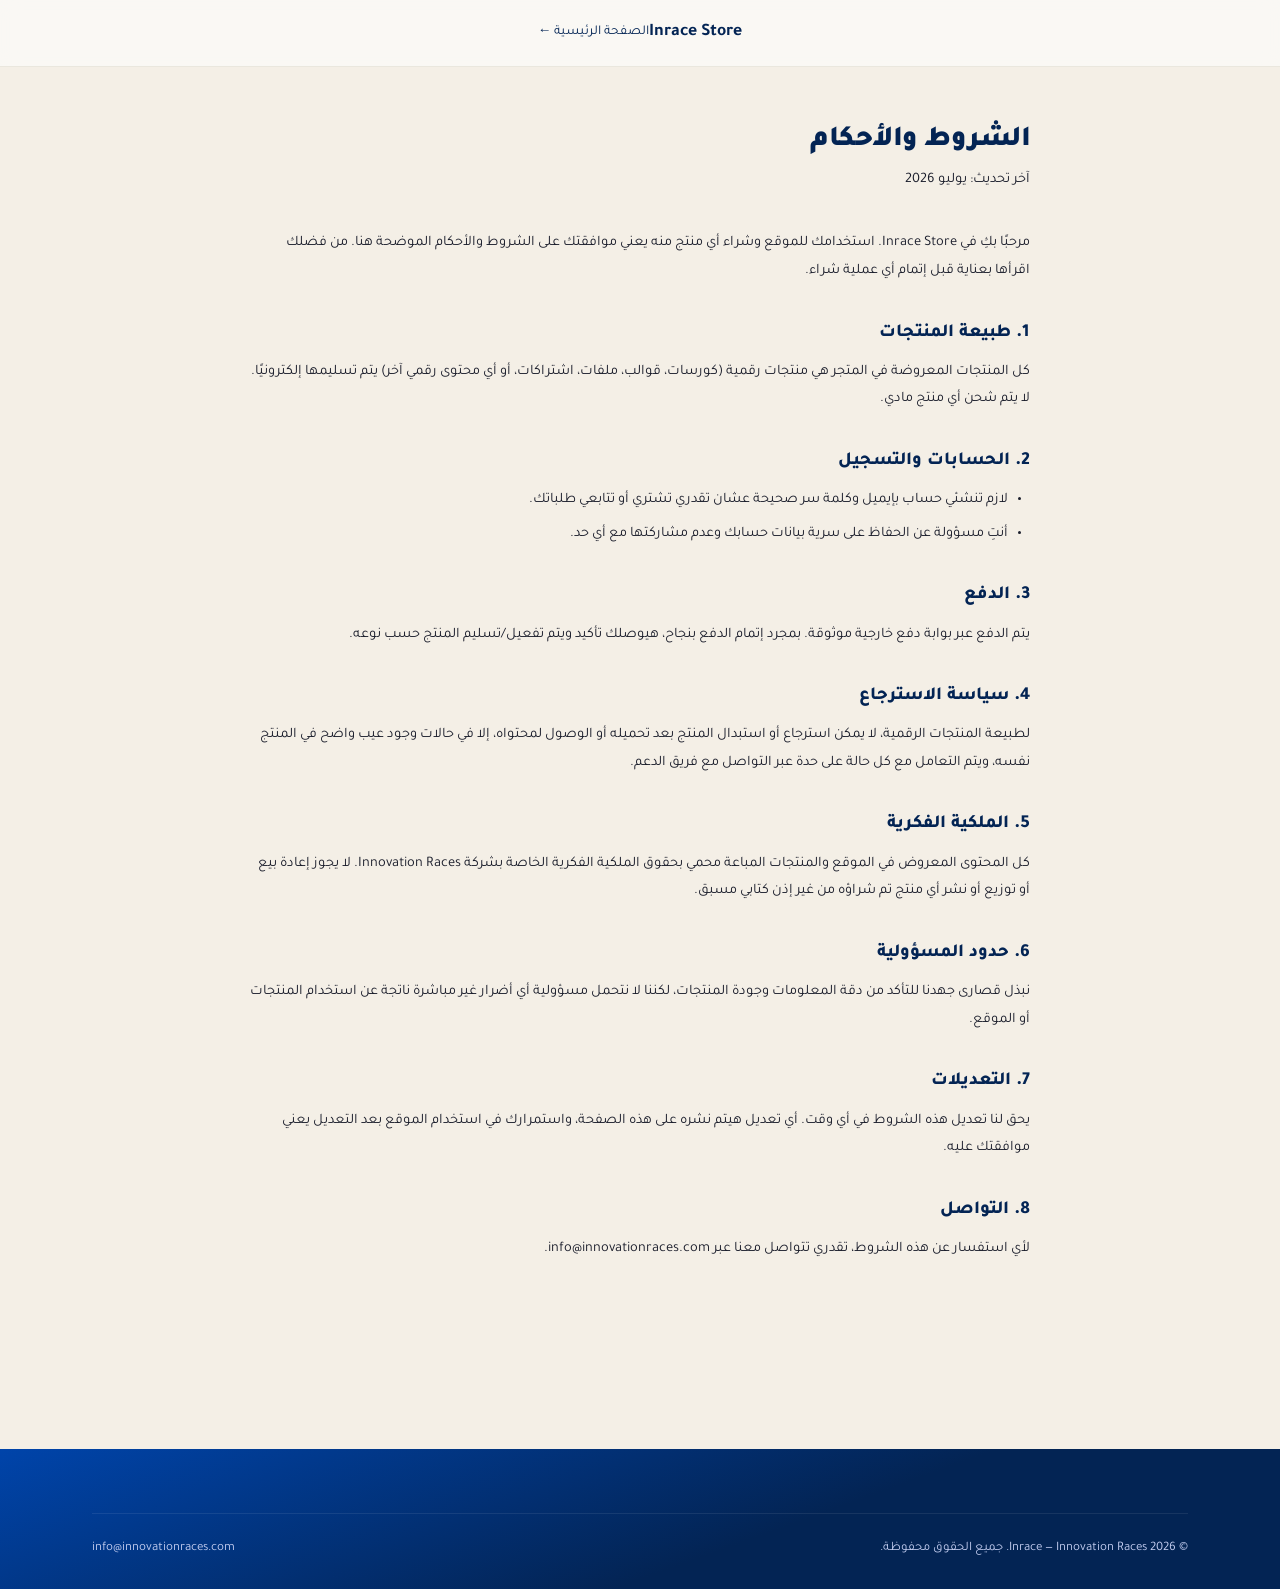
<file: inrace-terms.html>
<!DOCTYPE html>
<html lang="ar" dir="rtl">
<head>
<meta charset="UTF-8">
<title>الشروط والأحكام — Inrace Store</title>
<meta name="description" content="الشروط والأحكام الخاصة باستخدام موقع Inrace Store وشراء المنتجات الرقمية.">
<link rel="icon" type="image/png" href="favicon.png">
<meta name="viewport" content="width=device-width, initial-scale=1.0">
<link href="https://fonts.googleapis.com/css2?family=Tajawal:wght@300;400;500;700;800;900&display=swap" rel="stylesheet">
<link rel="stylesheet" href="styles.css">
<style>
  .legal-wrap{max-width:820px;margin:0 auto;padding:56px 20px 90px}
  .legal-wrap h1{font-size:1.8rem;color:var(--navy);margin-bottom:8px}
  .legal-updated{font-size:13px;color:var(--text-muted);margin-bottom:36px}
  .legal-wrap h2{font-size:1.15rem;color:var(--navy);margin:32px 0 10px}
  .legal-wrap p, .legal-wrap li{font-size:14.5px;color:var(--text);line-height:1.9}
  .legal-wrap ul{padding-inline-start:22px;margin-bottom:8px}
  .legal-wrap li{margin-bottom:6px}
</style>
</head>
<body>

<header>
  <nav>
    <div class="wrap" style="display:flex;align-items:center;justify-content:space-between">
      <a href="index.html" style="display:flex;align-items:center;gap:10px;text-decoration:none">
        <b style="color:var(--navy);font-size:1.1rem">Inrace Store</b>
      </a>
      <a href="index.html" style="color:var(--navy);font-size:13.5px;text-decoration:none">الصفحة الرئيسية ←</a>
    </div>
  </nav>
</header>

<div class="legal-wrap">
  <h1>الشروط والأحكام</h1>
  <p class="legal-updated">آخر تحديث: يوليو 2026</p>

  <p>مرحبًا بكِ في Inrace Store. استخدامك للموقع وشراء أي منتج منه يعني موافقتك على الشروط والأحكام الموضحة هنا. من فضلك اقرأها بعناية قبل إتمام أي عملية شراء.</p>

  <h2>1. طبيعة المنتجات</h2>
  <p>كل المنتجات المعروضة في المتجر هي منتجات رقمية (كورسات، قوالب، ملفات، اشتراكات، أو أي محتوى رقمي آخر) يتم تسليمها إلكترونيًا. لا يتم شحن أي منتج مادي.</p>

  <h2>2. الحسابات والتسجيل</h2>
  <ul>
    <li>لازم تنشئي حساب بإيميل وكلمة سر صحيحة عشان تقدري تشتري أو تتابعي طلباتك.</li>
    <li>أنتِ مسؤولة عن الحفاظ على سرية بيانات حسابك وعدم مشاركتها مع أي حد.</li>
  </ul>

  <h2>3. الدفع</h2>
  <p>يتم الدفع عبر بوابة دفع خارجية موثوقة. بمجرد إتمام الدفع بنجاح، هيوصلك تأكيد ويتم تفعيل/تسليم المنتج حسب نوعه.</p>

  <h2>4. سياسة الاسترجاع</h2>
  <p>لطبيعة المنتجات الرقمية، لا يمكن استرجاع أو استبدال المنتج بعد تحميله أو الوصول لمحتواه، إلا في حالات وجود عيب واضح في المنتج نفسه، ويتم التعامل مع كل حالة على حدة عبر التواصل مع فريق الدعم.</p>

  <h2>5. الملكية الفكرية</h2>
  <p>كل المحتوى المعروض في الموقع والمنتجات المباعة محمي بحقوق الملكية الفكرية الخاصة بشركة Innovation Races. لا يجوز إعادة بيع أو توزيع أو نشر أي منتج تم شراؤه من غير إذن كتابي مسبق.</p>

  <h2>6. حدود المسؤولية</h2>
  <p>نبذل قصارى جهدنا للتأكد من دقة المعلومات وجودة المنتجات، لكننا لا نتحمل مسؤولية أي أضرار غير مباشرة ناتجة عن استخدام المنتجات أو الموقع.</p>

  <h2>7. التعديلات</h2>
  <p>يحق لنا تعديل هذه الشروط في أي وقت. أي تعديل هيتم نشره على هذه الصفحة، واستمرارك في استخدام الموقع بعد التعديل يعني موافقتك عليه.</p>

  <h2>8. التواصل</h2>
  <p>لأي استفسار عن هذه الشروط، تقدري تتواصل معنا عبر info@innovationraces.com.</p>
</div>

<footer>
  <div class="wrap">
    <div class="footer-bottom">
      <span>© 2026 Inrace — Innovation Races. جميع الحقوق محفوظة.</span>
      <span>info@innovationraces.com</span>
    </div>
  </div>
</footer>
</body>
</html>
</file>
<file: styles.css>
:root{
  --bg:#f4efe6;
  --surface:#ffffff;
  --navy:#032454;
  --navy-soft:#0044aa;
  --orange:#ff8500;
  --orange-deep:#dc4204;
  --orange-soft:#ffe3c7;
  --teal:#029d81;
  --teal-soft:#e1f5ee;
  --text:#1a1d2b;
  --text-muted:#6b6f85;
  --border:#eae7de;
  --radius:16px;
}
*{margin:0;padding:0;box-sizing:border-box}
html{scroll-behavior:smooth}
body{
  font-family:'Tajawal',sans-serif;
  background:var(--bg);
  color:var(--text);
  line-height:1.7;
  overflow-x:hidden;
}
img{max-width:100%;display:block}
a{color:inherit;text-decoration:none}
.wrap{max-width:1160px;margin:0 auto;padding:0 32px}

/* ===== NAV ===== */
header{
  position:sticky;top:0;z-index:100;
  background:rgba(250,249,246,.92);
  backdrop-filter:blur(10px);
  border-bottom:1px solid var(--border);
}
nav{
  display:flex;align-items:center;justify-content:space-between;
  padding:18px 0;
}
.logo{display:flex;align-items:center;gap:10px;font-weight:800;font-size:1.3rem;color:var(--navy)}
.logo-mark{width:34px;height:34px;object-fit:contain;flex-shrink:0}
.nav-links{display:flex;gap:36px;font-weight:500;font-size:15px;color:var(--navy)}
.nav-links a{position:relative;padding:4px 0}
.nav-links a::after{
  content:'';position:absolute;bottom:-2px;right:0;left:0;height:2px;
  background:var(--orange);transform:scaleX(0);transform-origin:right;
  transition:transform .25s;
}
.nav-links a:hover::after{transform:scaleX(1)}
.nav-actions{display:flex;align-items:center;gap:14px}
.mobile-menu-btn{
  display:none;flex-direction:column;gap:4px;background:none;border:none;cursor:pointer;padding:8px;
}
.mobile-menu-btn span{width:22px;height:2px;background:var(--navy);border-radius:2px}
.icon-btn{
  width:40px;height:40px;border-radius:50%;
  display:flex;align-items:center;justify-content:center;
  border:1.5px solid var(--border);color:var(--navy-soft);
  background:var(--surface);position:relative;cursor:pointer;
  transition:border-color .2s,background .2s,color .2s,transform .15s;
}
.icon-btn svg{width:18px;height:18px;stroke:currentColor;fill:none;stroke-width:2;stroke-linecap:round;stroke-linejoin:round}
.icon-btn:hover{border-color:var(--orange);color:var(--orange-deep);background:var(--orange-soft)}
.icon-btn:active{transform:scale(.94)}
.icon-btn.active{border-color:var(--orange);color:var(--orange-deep);background:var(--orange-soft)}
.cart-badge{
  position:absolute;top:-5px;left:-5px;background:var(--orange);color:#fff;
  font-size:10px;font-weight:800;min-width:18px;height:18px;border-radius:50%;
  display:flex;align-items:center;justify-content:center;padding:0 3px;
  border:2px solid var(--surface);
}
.cart-panel{
  position:absolute;top:calc(100% + 14px);left:0;width:320px;background:var(--surface);
  border:1px solid var(--border);border-radius:18px;
  box-shadow:0 24px 48px -16px rgba(14,33,88,.28),0 4px 12px -4px rgba(14,33,88,.12);
  padding:20px;display:none;z-index:200;overflow:hidden;
}
.cart-panel::before{content:'';position:absolute;top:0;left:0;right:0;height:3px;
  background:linear-gradient(90deg,var(--orange),var(--teal))}
.cart-panel.open{display:block;animation:cartIn .18s ease}
@keyframes cartIn{from{opacity:0;transform:translateY(-6px)}to{opacity:1;transform:translateY(0)}}
.cart-panel-head{display:flex;align-items:center;justify-content:space-between;margin-bottom:14px}
.cart-panel h4{font-size:14.5px;font-weight:800;color:var(--navy);display:flex;align-items:center;gap:8px}
.cart-panel h4 svg{width:16px;height:16px;stroke:var(--orange-deep);fill:none;stroke-width:2}
.cart-clear{background:none;border:none;color:var(--text-muted);font-size:12px;font-weight:600;cursor:pointer}
.cart-clear:hover{color:var(--orange-deep)}
.cart-empty{font-size:13px;color:var(--text-muted);text-align:center;padding:26px 0}
.cart-empty svg{width:32px;height:32px;stroke:var(--border);fill:none;stroke-width:1.5;display:block;margin:0 auto 10px}
.cart-items{display:flex;flex-direction:column;gap:4px;max-height:260px;overflow-y:auto;margin-bottom:14px}
.cart-item{display:flex;align-items:center;justify-content:space-between;gap:10px;font-size:13px;
  padding:9px 4px;border-bottom:1px solid var(--border)}
.cart-item:last-child{border-bottom:none}
.cart-item-name{color:var(--navy);font-weight:700;font-size:13.5px}
.cart-item-price{color:var(--teal);font-size:12px;font-weight:700;margin-top:2px}
.cart-item-remove{
  width:24px;height:24px;border-radius:50%;flex-shrink:0;
  background:var(--bg);border:none;color:var(--text-muted);cursor:pointer;font-size:15px;line-height:1;
  display:flex;align-items:center;justify-content:center;transition:background .15s,color .15s;
}
.cart-item-remove:hover{background:var(--orange-soft);color:var(--orange-deep)}
.cart-qty-stepper{
  display:flex;align-items:center;gap:6px;background:var(--bg);border-radius:100px;padding:3px 6px;
}
.cart-qty-stepper button{
  width:20px;height:20px;border-radius:50%;border:none;background:var(--surface);color:var(--navy);
  font-size:13px;font-weight:800;cursor:pointer;display:flex;align-items:center;justify-content:center;
  box-shadow:0 1px 3px rgba(0,0,0,.1);
}
.cart-qty-stepper span{font-size:12.5px;font-weight:800;color:var(--navy);min-width:14px;text-align:center}
.cart-total{display:flex;justify-content:space-between;align-items:center;font-weight:800;color:var(--navy);
  font-size:14px;border-top:1.5px solid var(--border);padding-top:14px;margin-bottom:14px}
.cart-total span:last-child{color:var(--orange-deep);font-size:1.05rem}
.cart-checkout{
  display:block;width:100%;text-align:center;background:var(--orange);color:#fff;
  padding:12px;border-radius:100px;font-weight:800;font-size:14px;border:none;cursor:pointer;
  font-family:'Tajawal',sans-serif;transition:background .2s;
}
.cart-checkout:hover{background:var(--orange-deep)}

.search-bar{
  position:absolute;top:100%;right:0;left:0;background:var(--surface);
  border-bottom:1px solid var(--border);box-shadow:0 16px 32px -20px rgba(14,33,88,.25);
  padding:0;max-height:0;overflow:hidden;
  transition:max-height .25s ease;
}
.search-bar.open{max-height:76px}
.search-bar .wrap{display:flex;align-items:center;gap:12px;padding:16px 32px}
.search-bar-icon{width:20px;height:20px;stroke:var(--orange-deep);fill:none;stroke-width:2;flex-shrink:0}
.search-bar input{
  flex:1;padding:12px 4px;border:none;background:transparent;
  font-family:'Tajawal',sans-serif;font-size:15px;outline:none;color:var(--navy);
}
.search-bar input::placeholder{color:var(--text-muted)}
.search-bar-close{
  width:28px;height:28px;border-radius:50%;border:none;background:var(--bg);color:var(--text-muted);
  cursor:pointer;flex-shrink:0;display:flex;align-items:center;justify-content:center;font-size:15px;
  transition:background .15s,color .15s;
}
.search-bar-close:hover{background:var(--orange-soft);color:var(--orange-deep)}
.prod-card.hidden{display:none}
.btn{
  display:inline-flex;align-items:center;gap:8px;
  padding:12px 26px;border-radius:100px;font-weight:700;font-size:14.5px;
  border:none;cursor:pointer;transition:all .2s;
}
.btn-primary{background:var(--orange);color:#fff}
.btn-primary:hover{background:var(--orange-deep);transform:translateY(-1px)}
.btn-ghost{border:1.5px solid var(--navy);color:var(--navy);background:transparent}
.btn-ghost:hover{background:var(--navy);color:#fff}

/* ===== HERO ===== */
.hero{
  position:relative;padding:88px 0 110px;overflow:hidden;
}
.ray-field{
  position:absolute;inset:0;pointer-events:none;z-index:0;
}
.ray{
  position:absolute;background:var(--orange);border-radius:100px;
  opacity:.07;
}
.hero-inner{position:relative;z-index:1;display:grid;grid-template-columns:1.1fr .9fr;gap:56px;align-items:center}
.eyebrow{
  display:inline-flex;align-items:center;gap:8px;
  background:var(--orange-soft);color:var(--orange-deep);
  font-size:13px;font-weight:700;padding:7px 16px;border-radius:100px;
  margin-bottom:22px;
}
.eyebrow-dot{width:6px;height:6px;border-radius:50%;background:var(--orange)}
h1{
  font-size:clamp(2.4rem,4.2vw,3.4rem);font-weight:900;color:var(--navy);
  line-height:1.25;letter-spacing:-.5px;margin-bottom:20px;
}
h1 span{color:var(--orange)}
.hero-sub{
  font-size:1.1rem;color:var(--text-muted);max-width:520px;margin-bottom:34px;
  font-weight:400;
}
.hero-cta{display:flex;gap:14px;margin-bottom:44px}
.hero-stats{display:flex;gap:38px}
.stat b{display:block;font-size:1.6rem;font-weight:900;color:var(--navy)}
.stat span{font-size:13px;color:var(--text-muted)}

.hero-visual{
  position:relative;display:flex;align-items:center;justify-content:center;
  height:420px;perspective:900px;
}
.sun-core{position:relative;z-index:1;width:340px;height:340px;display:flex;align-items:center;justify-content:center}
.sun-core::before{
  content:'';position:absolute;width:230px;height:230px;border-radius:50%;
  background:radial-gradient(circle, rgba(245,130,31,.2) 0%, rgba(62,198,198,.13) 55%, transparent 75%);
  animation:heroPulse 4.5s ease-in-out infinite;
}
@keyframes heroPulse{0%,100%{transform:scale(1);opacity:.75}50%{transform:scale(1.14);opacity:1}}
.sun-ray{
  position:absolute;top:50%;left:50%;width:2px;height:190px;border-radius:2px;
  background:linear-gradient(180deg,transparent,rgba(245,130,31,.4) 42%,rgba(62,198,198,.32) 58%,transparent);
}
.sun-center{
  transition:transform .2s ease-out;transform-style:preserve-3d;will-change:transform;
}
.badge-glow{
  position:absolute;width:320px;height:320px;border-radius:50%;
  background:radial-gradient(circle,var(--orange-soft) 0%,rgba(255,227,199,.4) 45%,rgba(255,227,199,0) 72%);
}
.badge-ring{
  position:absolute;width:250px;height:250px;border-radius:50%;
  border:2px dashed rgba(245,130,31,.35);
}
.badge-ring::before{
  content:'';position:absolute;inset:18px;border-radius:50%;
  border:1px solid rgba(14,33,88,.08);
}
.sun-center{
  position:relative;z-index:2;width:150px;height:150px;border-radius:50%;
  background:var(--surface);border:1px solid var(--border);
  display:flex;align-items:center;justify-content:center;
  box-shadow:0 24px 54px -20px rgba(14,33,88,.28);
}
.sun-center img{width:74px}
.float-card{
  position:absolute;background:var(--surface);border:1px solid var(--border);
  border-radius:14px;padding:12px 16px;font-size:13px;font-weight:700;color:var(--navy);
  display:flex;align-items:center;gap:8px;
  box-shadow:0 12px 30px -14px rgba(14,33,88,.2);
}
.float-card .dot{width:8px;height:8px;border-radius:50%}
.fc1{top:12px;right:0}
.fc2{bottom:38px;left:-6px}
.fc1 .dot{background:var(--teal)}
.fc2 .dot{background:var(--orange)}

/* ===== TRUST BAR ===== */
.trust-bar{
  border-top:1px solid var(--border);border-bottom:1px solid var(--border);
  background:var(--surface);
}
.trust-inner{
  display:flex;justify-content:space-between;padding:26px 0;
  flex-wrap:wrap;gap:20px;
}
.trust-item{display:flex;align-items:center;gap:10px;font-size:14px;font-weight:600;color:var(--navy-soft)}
.trust-item .ti-dot{width:8px;height:8px;border-radius:2px;background:var(--teal);flex-shrink:0}

/* ===== SECTIONS ===== */
section{padding:96px 0}
.section-head{max-width:600px;margin-bottom:52px}
.section-eyebrow{
  font-size:13px;font-weight:800;color:var(--orange-deep);letter-spacing:.5px;
  margin-bottom:10px;text-transform:uppercase;
}
h2{font-size:clamp(1.7rem,2.6vw,2.3rem);font-weight:800;color:var(--navy);margin-bottom:12px}
.section-sub{color:var(--text-muted);font-size:1.02rem}

/* Categories */
.cat-grid{display:grid;grid-template-columns:repeat(4,1fr);gap:24px;perspective:1200px}
.cat-card{
  background:var(--surface);border:1px solid var(--border);border-radius:var(--radius);
  padding:32px;position:relative;overflow:hidden;transition:transform .25s,box-shadow .25s;
}
.cat-card:hover{transform:translateY(-6px) rotateX(3deg) rotateY(-3deg);box-shadow:0 24px 46px -22px rgba(14,33,88,.25)}
.cat-icon{
  width:52px;height:52px;border-radius:14px;display:flex;align-items:center;justify-content:center;
  font-size:24px;margin-bottom:22px;animation:iconIdle 4.5s ease-in-out infinite;
}
.cat-card:nth-child(1) .cat-icon{animation-delay:0s}
.cat-card:nth-child(2) .cat-icon{animation-delay:.4s}
.cat-card:nth-child(3) .cat-icon{animation-delay:.8s}
.cat-card:nth-child(4) .cat-icon{animation-delay:1.2s}
@keyframes iconIdle{
  0%,100%{transform:translateY(0) rotate(0deg)}
  50%{transform:translateY(-5px) rotate(-4deg)}
}
.cat-1 .cat-icon{background:var(--orange-soft);color:var(--orange-deep)}
.cat-2 .cat-icon{background:var(--teal-soft);color:var(--teal)}
.cat-3 .cat-icon{background:#e7ebfa;color:var(--navy)}
.cat-4 .cat-icon{background:linear-gradient(135deg,var(--orange-soft),var(--teal-soft));color:var(--orange-deep)}
.cat-card h3{font-size:1.15rem;font-weight:800;color:var(--navy);margin-bottom:10px}
.cat-card p{font-size:14.5px;color:var(--text-muted);margin-bottom:20px}
.cat-count{font-size:13px;font-weight:700;color:var(--orange-deep);display:flex;align-items:center;gap:6px}

/* Products */
.prod-grid{display:grid;grid-template-columns:repeat(3,1fr);gap:26px;perspective:1200px}

.media-grid{display:grid;grid-template-columns:repeat(3,1fr);gap:26px;perspective:1200px}
.media-card{
  background:var(--surface);border:1px solid var(--border);border-radius:var(--radius);
  overflow:hidden;transition:transform .25s,box-shadow .25s;cursor:pointer;
}
.media-card:hover{transform:translateY(-6px) rotateX(2deg) rotateY(-2deg) scale(1.015);box-shadow:0 22px 44px -20px rgba(14,33,88,.24)}
.media-thumb{
  height:170px;display:flex;align-items:center;justify-content:center;font-size:38px;
  position:relative;background:var(--bg);overflow:hidden;
}
.media-thumb img{width:100%;height:100%;object-fit:cover;display:block}
.media-badge{
  position:absolute;top:14px;right:14px;font-size:11.5px;font-weight:800;
  padding:5px 12px;border-radius:100px;color:#fff;z-index:2;
}
.media-badge.badge-image{background:var(--teal)}
.media-badge.badge-video{background:var(--orange)}
.media-badge.badge-article{background:var(--navy)}
.media-badge.badge-presentation{background:#7a5cff}
.media-badge.badge-other{background:#3a3f4d}
.media-play{
  position:absolute;inset:0;display:flex;align-items:center;justify-content:center;
  font-size:34px;color:#fff;background:rgba(14,20,40,.18);
}
.media-body{padding:20px}
.media-title{font-size:1rem;font-weight:800;color:var(--navy);margin-bottom:8px}
.media-desc{font-size:13px;color:var(--text-muted);line-height:1.6}
.prod-card{
  background:var(--surface);border:1px solid var(--border);border-radius:var(--radius);
  overflow:hidden;transition:transform .25s,box-shadow .25s;cursor:pointer;
}
.prod-card:hover{transform:translateY(-6px) rotateX(2deg) rotateY(-2deg) scale(1.015);box-shadow:0 22px 44px -20px rgba(14,33,88,.24)}
.prod-thumb{
  height:170px;display:flex;align-items:center;justify-content:center;font-size:38px;
  position:relative;background-size:cover;background-position:center;overflow:hidden;
}
.prod-thumb img{width:100%;height:100%;object-fit:cover;display:block}
.prod-badge{
  position:absolute;top:14px;right:14px;background:var(--surface);color:var(--orange-deep);
  font-size:11.5px;font-weight:800;padding:5px 12px;border-radius:100px;z-index:2;
}
.prod-badge.badge-soldout{background:#3a3f4d;color:#fff}
.prod-badge.badge-discount{background:var(--orange);color:#fff}
.prod-badge.badge-available{background:var(--teal);color:#fff}
.prod-card.is-soldout{opacity:.6}
.prod-body{padding:20px}
.prod-cat{font-size:12px;font-weight:700;color:var(--teal);margin-bottom:6px}
.prod-title{font-size:1rem;font-weight:800;color:var(--navy);margin-bottom:8px}
.prod-desc{font-size:13px;color:var(--text-muted);margin-bottom:16px;line-height:1.6}
.prod-foot{display:flex;align-items:center;justify-content:space-between}
.prod-price{font-weight:900;color:var(--navy);font-size:1.05rem}
.prod-price span{font-size:12px;color:var(--text-muted);font-weight:500;text-decoration:line-through;margin-inline-end:6px}
.prod-add{
  width:34px;height:34px;border-radius:50%;background:var(--navy);color:#fff;
  display:flex;align-items:center;justify-content:center;font-size:16px;border:none;cursor:pointer;
  flex-shrink:0;
}
.prod-add:hover{background:var(--orange)}
.prod-add:disabled{background:var(--border);color:var(--text-muted);cursor:not-allowed}

/* ===== Product detail modal ===== */
.modal-overlay{
  position:fixed;inset:0;background:rgba(14,20,40,.55);display:none;
  align-items:center;justify-content:center;z-index:500;padding:20px;
}
.modal-overlay.open{display:flex}
.modal-box{
  background:var(--surface);border-radius:22px;max-width:820px;width:100%;
  max-height:88vh;overflow-y:auto;position:relative;
  box-shadow:0 30px 70px -20px rgba(14,33,88,.4);
}
.modal-close{
  position:absolute;top:16px;left:16px;width:34px;height:34px;border-radius:50%;
  background:var(--bg);border:none;color:var(--navy);font-size:18px;cursor:pointer;z-index:2;
  display:flex;align-items:center;justify-content:center;transition:background .15s;
}
.modal-close:hover{background:var(--orange-soft);color:var(--orange-deep)}
.modal-body{display:grid;grid-template-columns:1fr 1fr}
.modal-image{
  min-height:280px;background:var(--bg);display:flex;align-items:center;justify-content:center;
  font-size:60px;position:relative;
}
.modal-image img{width:100%;height:100%;object-fit:cover;display:block}
.modal-info{padding:36px}
.modal-badge{
  display:inline-block;font-size:12px;font-weight:800;padding:6px 14px;border-radius:100px;
  margin-bottom:14px;background:var(--teal);color:#fff;
}
.modal-badge.badge-soldout{background:#3a3f4d}
.modal-badge.badge-discount{background:var(--orange)}
.modal-cat{font-size:12.5px;font-weight:700;color:var(--teal);margin-bottom:8px}
.modal-info h2{font-size:1.4rem;font-weight:900;color:var(--navy);margin-bottom:16px}
.modal-desc{font-size:14.5px;color:var(--text-muted);line-height:1.9;margin-bottom:26px;white-space:pre-line}
.modal-foot{display:flex;align-items:center;justify-content:space-between;gap:16px}
.modal-price{font-weight:900;color:var(--navy);font-size:1.3rem}
.modal-price span{font-size:13px;color:var(--text-muted);font-weight:500;text-decoration:line-through;margin-inline-end:8px}
@media(max-width:700px){
  .modal-body{grid-template-columns:1fr}
  .modal-image{min-height:200px}
  .modal-info{padding:26px}
}

.view-all{display:flex;justify-content:center;margin-top:44px}

/* About sections (merged from intro) */
.about-grid{display:grid;grid-template-columns:.85fr 1.15fr;gap:56px;align-items:center;margin-top:8px}
.about-grid.reverse{grid-template-columns:1.15fr .85fr}
.about-grid.reverse .about-visual{order:2}
.about-text p{color:var(--text-muted);font-size:1rem;margin-bottom:14px}
.mini-stats{display:flex;gap:34px;margin-top:24px}
.mini-stats .stat b{display:block;font-size:1.4rem;font-weight:900;color:var(--navy)}
.mini-stats .stat span{font-size:12.5px;color:var(--text-muted)}
.about-visual{
  background:var(--surface);border:1px solid var(--border);border-radius:24px;
  padding:32px;position:relative;overflow:hidden;
}
.about-visual.navy{
  background:linear-gradient(155deg,#3d4d7a 0%,var(--navy) 55%,#26304d 100%);
  box-shadow:0 24px 48px -20px rgba(30,40,80,.45);
}
.about-visual.navy::before{
  content:'';position:absolute;top:-60px;right:-60px;width:200px;height:200px;
  background:radial-gradient(circle,rgba(245,130,31,.22) 0%,transparent 70%);
  pointer-events:none;
}
.about-visual.navy::after{
  content:'';position:absolute;bottom:-70px;left:-50px;width:180px;height:180px;
  background:radial-gradient(circle,rgba(62,198,198,.16) 0%,transparent 70%);
  pointer-events:none;
}
.pill-row{display:flex;flex-wrap:wrap;gap:10px;position:relative;z-index:1}
.pill{background:var(--orange-soft);color:var(--orange-deep);font-size:13px;font-weight:700;padding:9px 16px;border-radius:100px}
.about-visual.navy .pill{background:rgba(245,130,31,.15);color:#ffcd94}
.visual-list{display:flex;flex-direction:column;gap:14px;margin-top:20px;position:relative;z-index:1}
.visual-item{display:flex;align-items:center;gap:12px;background:var(--bg);border-radius:14px;padding:13px 15px}
.about-visual.navy .visual-item{background:rgba(255,255,255,.08);border:1px solid rgba(255,255,255,.08);position:relative;z-index:1}
.visual-icon{width:36px;height:36px;border-radius:10px;background:var(--orange-soft);color:var(--orange-deep);display:flex;align-items:center;justify-content:center;font-size:17px;flex-shrink:0}
.about-visual.navy .visual-icon{background:rgba(245,130,31,.2);color:#ffcd94}
.visual-item-text b{display:block;font-size:13.5px;color:var(--navy);font-weight:700}
.about-visual.navy .visual-item-text b{color:#fff}
.visual-item-text span{font-size:12px;color:var(--text-muted)}
.about-visual.navy .visual-item-text span{color:#b9c2e6}

.values-grid{display:grid;grid-template-columns:repeat(4,1fr);gap:20px;perspective:1200px}
.value-card{
  background:var(--surface);border:1px solid var(--border);border-radius:18px;padding:26px 20px;text-align:center;
  transition:transform .25s,box-shadow .25s;
}
.value-card:hover{transform:translateY(-6px) rotateX(3deg) rotateY(-3deg);box-shadow:0 24px 46px -22px rgba(14,33,88,.22)}
.value-icon{width:46px;height:46px;border-radius:14px;background:var(--teal-soft);color:var(--teal);display:flex;align-items:center;justify-content:center;font-size:21px;margin:0 auto 16px;transition:transform .25s}
.value-card:hover .value-icon{transform:scale(1.12) rotate(-6deg)}
.value-card:nth-child(2) .value-icon{background:var(--orange-soft);color:var(--orange-deep)}
.value-card:nth-child(4) .value-icon{background:#e7ebfa;color:var(--navy)}
.value-card h3{font-size:1rem;font-weight:800;color:var(--navy);margin-bottom:6px}
.value-card p{font-size:13px;color:var(--text-muted)}

@media(max-width:860px){
  .about-grid,.about-grid.reverse{grid-template-columns:1fr}
  .about-grid.reverse .about-visual{order:0}
  .values-grid{grid-template-columns:1fr 1fr}
}
@media(max-width:560px){
  .values-grid{grid-template-columns:1fr}
}

/* ===== CTA ===== */
.cta-section{
  background:var(--navy);border-radius:28px;padding:70px 56px;
  display:flex;align-items:center;justify-content:space-between;gap:40px;
  position:relative;overflow:hidden;margin:0 32px;max-width:1096px;margin-inline:auto;
}
.cta-section::before{
  content:'';position:absolute;width:340px;height:340px;border-radius:50%;
  background:var(--orange);opacity:.15;top:-120px;left:-80px;
}
.cta-text h2{color:#fff;margin-bottom:10px}
.cta-text p{color:#b9c2e6;font-size:1rem;max-width:420px}
.cta-section .btn-primary{white-space:nowrap;position:relative;z-index:1}

/* ===== FOOTER ===== */
footer{background:linear-gradient(160deg,var(--navy-soft) 0%,var(--navy) 60%);color:#c3cdf0;margin-top:96px;padding:64px 0 28px}
.footer-grid{display:grid;grid-template-columns:1.6fr 1fr 1fr;gap:40px;margin-bottom:48px}
.footer-logo{display:flex;align-items:center;gap:10px;color:#fff;font-weight:800;font-size:1.2rem;margin-bottom:16px}
.footer-logo img{width:26px}
.footer-desc{font-size:13.5px;color:#c3cdf0;max-width:260px}
.footer-col h4{color:#fff;font-size:14px;font-weight:700;margin-bottom:16px}
.footer-col a{display:block;font-size:13.5px;color:#c3cdf0;margin-bottom:12px}
.footer-col a:hover{color:var(--orange)}
.footer-bottom{
  border-top:1px solid rgba(255,255,255,.08);padding-top:24px;
  display:flex;justify-content:space-between;font-size:13px;color:#c3cdf0;flex-wrap:wrap;gap:10px;
}

/* Responsive */
@media(max-width:860px){
  .nav-links{
    display:none;position:absolute;top:100%;right:0;left:0;background:var(--surface);
    flex-direction:column;gap:0;padding:8px 20px;border-bottom:1px solid var(--border);
    box-shadow:0 16px 24px -12px rgba(14,33,88,.15);z-index:200;
  }
  .nav-links.open{display:flex}
  .nav-links a{padding:12px 4px;border-bottom:1px solid var(--border)}
  .nav-links a:last-child{border-bottom:none}
  nav{position:relative;flex-wrap:wrap;row-gap:10px}
  .mobile-menu-btn{display:flex}
  .nav-actions{flex-wrap:wrap;justify-content:flex-end;row-gap:8px}
  .currency-select{font-size:11.5px;padding:7px 9px}
  .hero-inner{grid-template-columns:1fr}
  .hero-visual{height:280px}
  .cat-grid,.prod-grid,.media-grid{grid-template-columns:1fr 1fr}
  .footer-grid{grid-template-columns:1fr 1fr}
  .cta-section{flex-direction:column;text-align:center;padding:48px 28px;margin:0 16px}
}
@media(max-width:560px){
  .wrap{padding:0 20px}
  .cat-grid,.prod-grid,.media-grid{grid-template-columns:1fr}
  .trust-inner{justify-content:flex-start}
  .footer-grid{grid-template-columns:1fr}
}
/* ===== Scroll reveal ===== */
.reveal-target{opacity:0;transform:translateY(28px);transition:opacity .7s ease,transform .7s ease}
.reveal-target.in-view{opacity:1;transform:translateY(0)}

@media(prefers-reduced-motion:reduce){
  .reveal-target{opacity:1;transform:none;transition:none}
  .sun-core::before{animation:none}
}

/* ===== Floating 3D decorative shapes in hero ===== */
.float-shape{position:absolute;z-index:0;pointer-events:none}
.float-shape.shape-1{
  top:8%;right:4%;width:44px;height:44px;
  border:3px solid rgba(245,130,31,.5);border-radius:12px;
  transform:perspective(400px) rotateX(35deg) rotateY(20deg);
  animation:floatShape1 7s ease-in-out infinite;
}
.float-shape.shape-2{
  bottom:16%;left:0;width:30px;height:30px;border-radius:50%;
  background:linear-gradient(135deg,var(--teal),transparent 70%);
  opacity:.6;box-shadow:0 8px 20px -6px rgba(62,198,198,.5);
  animation:floatShape2 8.5s ease-in-out infinite;
}
.float-shape.shape-3{
  top:56%;right:-2%;width:22px;height:22px;
  border:3px solid rgba(62,198,198,.55);
  transform:rotate(45deg);
  animation:floatShape3 6s ease-in-out infinite;
}
@keyframes floatShape1{
  0%,100%{transform:perspective(400px) rotateX(35deg) rotateY(20deg) translateY(0)}
  50%{transform:perspective(400px) rotateX(35deg) rotateY(200deg) translateY(-16px)}
}
@keyframes floatShape2{
  0%,100%{transform:translateY(0) scale(1)}
  50%{transform:translateY(-22px) scale(1.12)}
}
@keyframes floatShape3{
  0%,100%{transform:rotate(45deg) translateY(0)}
  50%{transform:rotate(225deg) translateY(14px)}
}
@media(prefers-reduced-motion:reduce){
  .float-shape{animation:none}
  .cat-icon{animation:none}
}

/* ===== FAQ modal ===== */
.faq-list{max-height:280px;overflow-y:auto;margin-bottom:22px;padding-left:4px}
.faq-item{background:var(--bg);border-radius:12px;padding:14px 16px;margin-bottom:10px}
.faq-item .faq-q{font-weight:800;color:var(--navy);font-size:13.5px;margin-bottom:6px}
.faq-item .faq-a{font-size:13px;color:var(--text-muted);line-height:1.7}
.faq-empty{font-size:13px;color:var(--text-muted);text-align:center;padding:20px 0}
.faq-ask-box textarea{
  width:100%;min-height:80px;padding:12px 14px;border-radius:12px;border:1.5px solid var(--border);
  font-family:'Tajawal',sans-serif;font-size:13.5px;outline:none;resize:vertical;margin-bottom:12px;
}
.faq-ask-box textarea:focus{border-color:var(--orange)}

/* ===== Live chat widget ===== */
.chat-launcher{
  position:fixed;bottom:26px;left:26px;z-index:400;
  width:58px;height:58px;border-radius:50%;background:var(--orange);color:#fff;
  display:none;align-items:center;justify-content:center;font-size:26px;border:none;cursor:pointer;
  box-shadow:0 16px 34px -12px rgba(245,130,31,.55);transition:transform .2s,background .2s;
}
.chat-launcher:hover{background:var(--orange-deep);transform:translateY(-3px)}
.chat-launcher .chat-unread-dot{
  position:absolute;top:2px;left:2px;width:14px;height:14px;border-radius:50%;
  background:#d94848;border:2px solid #fff;display:none;
}
.chat-box{
  position:fixed;bottom:96px;left:26px;z-index:400;width:340px;max-width:90vw;
  background:var(--surface);border:1px solid var(--border);border-radius:20px;
  box-shadow:0 30px 70px -20px rgba(14,33,88,.35);display:none;flex-direction:column;overflow:hidden;
}
.chat-box.open{display:flex}
@media(max-width:400px){
  .chat-launcher{bottom:16px;left:16px}
  .chat-box{bottom:82px;left:12px;right:12px;width:auto}
}
.chat-box-header{
  background:var(--navy);color:#fff;padding:16px 18px;display:flex;justify-content:space-between;align-items:center;
}
.chat-box-header b{font-size:14.5px}
.chat-box-close{background:none;border:none;color:#fff;font-size:18px;cursor:pointer;opacity:.8}
.chat-box-close:hover{opacity:1}
.chat-messages{padding:16px;height:280px;overflow-y:auto;display:flex;flex-direction:column;gap:10px}
.chat-msg{max-width:80%;padding:9px 13px;border-radius:14px;font-size:13.5px;line-height:1.5}
.chat-msg.from-customer{align-self:flex-end;background:var(--orange);color:#fff;border-bottom-left-radius:4px}
.chat-msg.from-staff{align-self:flex-start;background:var(--bg);color:var(--navy);border-bottom-right-radius:4px}
.chat-empty{text-align:center;color:var(--text-muted);font-size:13px;padding:30px 10px}
.chat-input-row{display:flex;gap:8px;padding:14px;border-top:1px solid var(--border)}
.chat-input-row input{
  flex:1;padding:10px 14px;border-radius:100px;border:1.5px solid var(--border);
  font-family:'Tajawal',sans-serif;font-size:13.5px;outline:none;
}
.chat-input-row input:focus{border-color:var(--orange)}
.chat-input-row button{
  background:var(--orange);color:#fff;border:none;width:38px;height:38px;border-radius:50%;
  cursor:pointer;font-size:15px;flex-shrink:0;
}
.chat-input-row button:hover{background:var(--orange-deep)}

/* ===== Methodology circles (matches Canva "من نحن" design) ===== */
.method-circles{
  display:flex;justify-content:center;flex-wrap:wrap;gap:0;margin-top:10px;perspective:1400px;
  position:relative;
}
.method-circles::before{
  content:'';position:absolute;top:30%;left:50%;transform:translate(-50%,-50%);
  width:70%;max-width:520px;aspect-ratio:1;border-radius:50%;
  background:radial-gradient(circle,var(--teal) 0%,transparent 72%);opacity:.35;z-index:0;
}
.method-float{
  margin:0 -22px;animation:circleFloat 5s ease-in-out infinite;position:relative;z-index:1;
}
.method-float:nth-child(odd){margin-top:0}
.method-float:nth-child(even){margin-top:44px;animation-direction:reverse}
.method-float:nth-child(1){animation-delay:0s}
.method-float:nth-child(2){animation-delay:.7s}
.method-float:nth-child(3){animation-delay:1.4s}
.method-float:nth-child(4){animation-delay:2.1s}
.method-float:nth-child(5){animation-delay:2.8s}
.method-circle{
  width:200px;height:200px;border-radius:50%;background:linear-gradient(135deg,var(--navy-soft),var(--navy));
  color:#fff;display:flex;align-items:center;justify-content:center;text-align:center;
  font-weight:800;font-size:1.15rem;line-height:1.35;position:relative;
  box-shadow:0 20px 40px -20px rgba(3,36,84,.4);transition:transform .3s,box-shadow .3s;
}
.method-circle:hover{transform:translateY(-14px) rotateY(12deg) scale(1.06);box-shadow:0 32px 55px -18px rgba(3,36,84,.55);z-index:5}
.method-circle span{padding:0 20px}
@keyframes circleFloat{
  0%,100%{transform:translateY(0)}
  50%{transform:translateY(-12px)}
}

@media(max-width:900px){
  .method-circle{width:150px;height:150px;font-size:.95rem}
  .method-float{margin:8px}
  .method-float:nth-child(even){margin-top:8px}
}
@media(prefers-reduced-motion:reduce){
  .method-float{animation:none}
  .sector-dots i{animation:none}
}

/* ===== Sectors (matches Canva orange banner + blue cards) ===== */
.sector-banner{
  background:linear-gradient(90deg,var(--orange-deep),var(--orange));color:#fff;
  padding:22px 0;text-align:center;font-size:1.3rem;font-weight:800;
  display:flex;align-items:center;justify-content:center;gap:18px;flex-wrap:wrap;
}
.sector-dots{display:flex;gap:8px}
.sector-dots i{width:14px;height:14px;border-radius:50%;background:var(--teal);display:inline-block;animation:dotPulse 1.6s ease-in-out infinite}
.sector-dots i:nth-child(2){animation-delay:.2s}
.sector-dots i:nth-child(3){animation-delay:.4s}
@keyframes dotPulse{0%,100%{transform:scale(1);opacity:.8}50%{transform:scale(1.35);opacity:1}}
.sector-grid{
  display:grid;grid-template-columns:repeat(3,1fr);gap:22px;padding:40px 0;perspective:1200px;
}
.sector-card{
  background:linear-gradient(135deg,var(--navy-soft),var(--navy));color:var(--orange);
  border-radius:16px;padding:34px 20px;text-align:center;font-weight:800;font-size:1.15rem;
  transition:transform .25s,box-shadow .25s;
}
.sector-card:hover{transform:translateY(-8px) rotateX(4deg) rotateY(-4deg) scale(1.03);box-shadow:0 26px 48px -18px rgba(3,36,84,.4)}
@media(max-width:860px){.sector-grid{grid-template-columns:1fr 1fr}}
@media(max-width:560px){.sector-grid{grid-template-columns:1fr}}

/* ===== Benefits box (matches Canva rounded outlined box) ===== */
.benefits-box{
  border:2.5px solid var(--navy-soft);border-radius:24px;padding:40px 44px;max-width:760px;margin:0 auto;
}
.benefits-box h2{color:var(--navy);margin-bottom:10px}
.benefits-sub{color:var(--orange-deep);font-weight:800;font-size:1.1rem;margin-bottom:16px}
.benefits-list{list-style:none;display:flex;flex-direction:column;gap:12px}
.benefits-list li{
  position:relative;padding-inline-end:20px;color:var(--navy);font-weight:600;font-size:1.02rem;
  border-inline-end:3px dotted var(--orange);
}

/* ===== Footer contact block (matches Canva icon-circle design) ===== */
.footer-contact-block{display:flex;flex-direction:column;gap:14px;margin-top:18px}
.footer-contact-item{display:flex;align-items:center;gap:12px;font-size:13.5px;color:#c3cdf0}
.footer-contact-item b{color:#fff;font-weight:700}
.contact-icon-circle{
  width:46px;height:46px;border-radius:50%;background:var(--teal);color:#fff;flex-shrink:0;
  display:flex;align-items:center;justify-content:center;font-size:19px;
}
.footer-social-row{display:flex;gap:12px;margin-top:10px;flex-wrap:wrap}
.footer-social-row a{
  width:44px;height:44px;border-radius:50%;background:rgba(255,255,255,.12);color:#fff;
  display:flex;align-items:center;justify-content:center;font-size:18px;text-decoration:none;
  transition:background .2s,transform .2s;
}
.footer-social-row a:hover{background:var(--orange)}
.footer-social-row a.social-brand-icon{background:transparent;padding:0}
.footer-social-row a.social-brand-icon:hover{background:transparent;transform:scale(1.12)}
.footer-social-row a.social-brand-icon svg{display:block}

/* ===== Currency selector ===== */
.currency-select{
  border:1.5px solid var(--border);border-radius:100px;padding:8px 12px;background:var(--surface);
  font-family:'Tajawal',sans-serif;font-size:12.5px;font-weight:700;color:var(--navy);cursor:pointer;outline:none;
}
</file>
